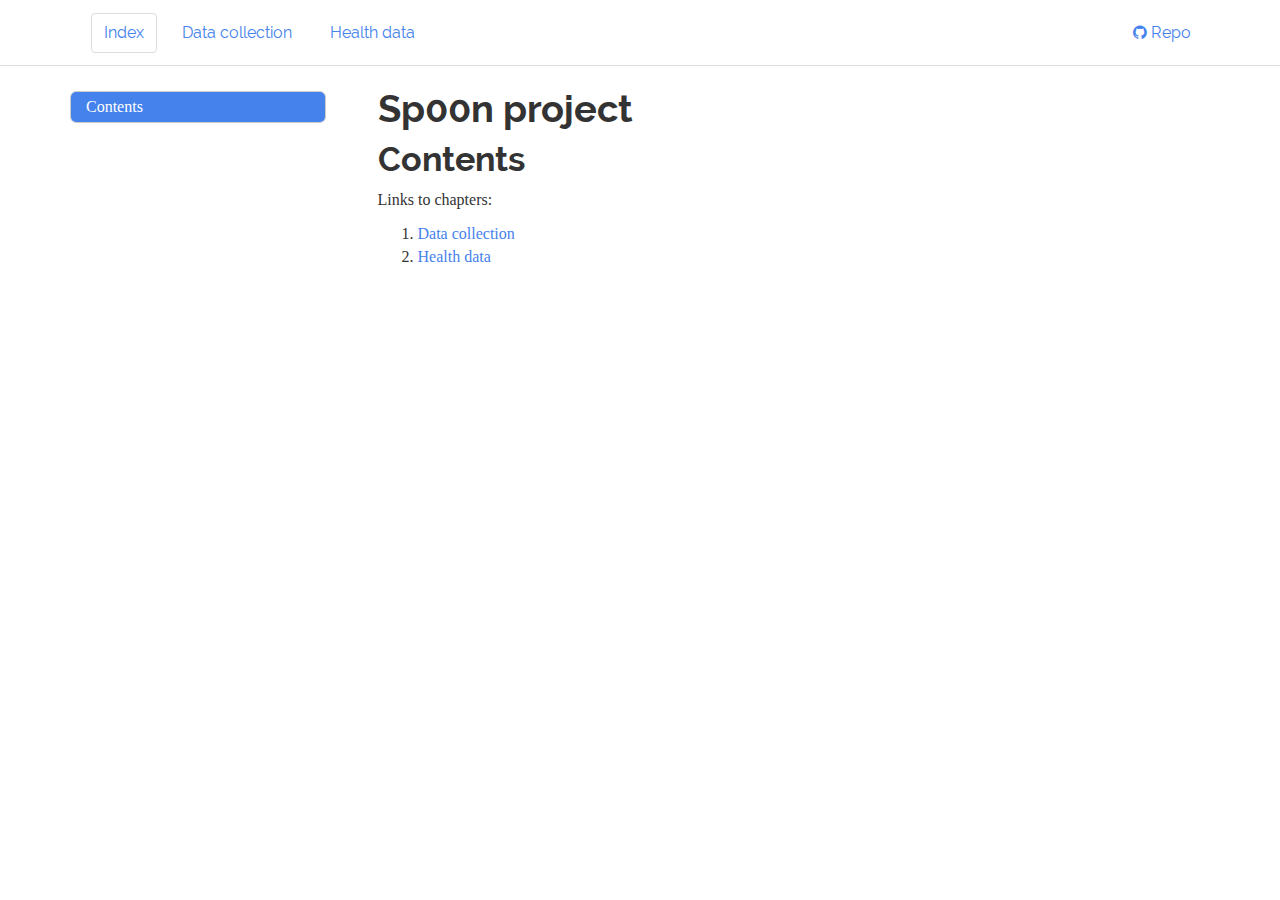
<file: docs/index.html>
<!DOCTYPE html>

<html xmlns="http://www.w3.org/1999/xhtml">

<head>

<meta charset="utf-8" />
<meta http-equiv="Content-Type" content="text/html; charset=utf-8" />
<meta name="generator" content="pandoc" />




<title>Sp00n project</title>

<script src="site_libs/jquery-1.11.3/jquery.min.js"></script>
<meta name="viewport" content="width=device-width, initial-scale=1" />
<link href="site_libs/bootstrap-3.3.5/css/readable.min.css" rel="stylesheet" />
<script src="site_libs/bootstrap-3.3.5/js/bootstrap.min.js"></script>
<script src="site_libs/bootstrap-3.3.5/shim/html5shiv.min.js"></script>
<script src="site_libs/bootstrap-3.3.5/shim/respond.min.js"></script>
<script src="site_libs/jqueryui-1.11.4/jquery-ui.min.js"></script>
<link href="site_libs/tocify-1.9.1/jquery.tocify.css" rel="stylesheet" />
<script src="site_libs/tocify-1.9.1/jquery.tocify.js"></script>
<script src="site_libs/navigation-1.1/tabsets.js"></script>
<link href="site_libs/font-awesome-4.5.0/css/font-awesome.min.css" rel="stylesheet" />




<style type="text/css">
h1 {
  font-size: 34px;
}
h1.title {
  font-size: 38px;
}
h2 {
  font-size: 30px;
}
h3 {
  font-size: 24px;
}
h4 {
  font-size: 18px;
}
h5 {
  font-size: 16px;
}
h6 {
  font-size: 12px;
}
.table th:not([align]) {
  text-align: left;
}
</style>

<link rel="stylesheet" href="assets\custom.css" type="text/css" />

</head>

<body>

<style type = "text/css">
.main-container {
  max-width: 940px;
  margin-left: auto;
  margin-right: auto;
}
code {
  color: inherit;
  background-color: rgba(0, 0, 0, 0.04);
}
img {
  max-width:100%;
  height: auto;
}
.tabbed-pane {
  padding-top: 12px;
}
button.code-folding-btn:focus {
  outline: none;
}
</style>


<style type="text/css">
/* padding for bootstrap navbar */
body {
  padding-top: 66px;
  padding-bottom: 40px;
}
/* offset scroll position for anchor links (for fixed navbar)  */
.section h1 {
  padding-top: 71px;
  margin-top: -71px;
}

.section h2 {
  padding-top: 71px;
  margin-top: -71px;
}
.section h3 {
  padding-top: 71px;
  margin-top: -71px;
}
.section h4 {
  padding-top: 71px;
  margin-top: -71px;
}
.section h5 {
  padding-top: 71px;
  margin-top: -71px;
}
.section h6 {
  padding-top: 71px;
  margin-top: -71px;
}
</style>

<script>
// manage active state of menu based on current page
$(document).ready(function () {
  // active menu anchor
  href = window.location.pathname
  href = href.substr(href.lastIndexOf('/') + 1)
  if (href === "")
    href = "index.html";
  var menuAnchor = $('a[href="' + href + '"]');

  // mark it active
  menuAnchor.parent().addClass('active');

  // if it's got a parent navbar menu mark it active as well
  menuAnchor.closest('li.dropdown').addClass('active');
});
</script>


<div class="container-fluid main-container">

<!-- tabsets -->
<script>
$(document).ready(function () {
  window.buildTabsets("TOC");
});
</script>

<!-- code folding -->




<script>
$(document).ready(function ()  {

    // move toc-ignore selectors from section div to header
    $('div.section.toc-ignore')
        .removeClass('toc-ignore')
        .children('h1,h2,h3,h4,h5').addClass('toc-ignore');

    // establish options
    var options = {
      selectors: "h1,h2,h3",
      theme: "bootstrap3",
      context: '.toc-content',
      hashGenerator: function (text) {
        return text.replace(/[.\\/?&!#<>]/g, '').replace(/\s/g, '_').toLowerCase();
      },
      ignoreSelector: ".toc-ignore",
      scrollTo: 0
    };
    options.showAndHide = false;
    options.smoothScroll = true;

    // tocify
    var toc = $("#TOC").tocify(options).data("toc-tocify");
});
</script>

<style type="text/css">

#TOC {
  margin: 25px 0px 20px 0px;
}
@media (max-width: 768px) {
#TOC {
  position: relative;
  width: 100%;
}
}


.toc-content {
  padding-left: 30px;
  padding-right: 40px;
}

div.main-container {
  max-width: 1200px;
}

div.tocify {
  width: 20%;
  max-width: 260px;
  max-height: 85%;
}

@media (min-width: 768px) and (max-width: 991px) {
  div.tocify {
    width: 25%;
  }
}

@media (max-width: 767px) {
  div.tocify {
    width: 100%;
    max-width: none;
  }
}

.tocify ul, .tocify li {
  line-height: 20px;
}

.tocify-subheader .tocify-item {
  font-size: 0.90em;
  padding-left: 25px;
  text-indent: 0;
}

.tocify .list-group-item {
  border-radius: 0px;
}

.tocify-subheader {
  display: inline;
}
.tocify-subheader .tocify-item {
  font-size: 0.95em;
}

</style>

<!-- setup 3col/9col grid for toc_float and main content  -->
<div class="row-fluid">
<div class="col-xs-12 col-sm-4 col-md-3">
<div id="TOC" class="tocify">
</div>
</div>

<div class="toc-content col-xs-12 col-sm-8 col-md-9">




<div class="navbar navbar-default  navbar-fixed-top" role="navigation">
  <div class="container">
    <div class="navbar-header">
      <button type="button" class="navbar-toggle collapsed" data-toggle="collapse" data-target="#navbar">
        <span class="icon-bar"></span>
        <span class="icon-bar"></span>
        <span class="icon-bar"></span>
      </button>
      <a class="navbar-brand" href="index.html"></a>
    </div>
    <div id="navbar" class="navbar-collapse collapse">
      <ul class="nav navbar-nav">
        <li>
  <a href="index.html">Index</a>
</li>
<li>
  <a href="1_collect_data.html">Data collection</a>
</li>
<li>
  <a href="2_health_data.html">Health data</a>
</li>
      </ul>
      <ul class="nav navbar-nav navbar-right">
        <li>
  <a href="https://github.com/lgaborini/Sp00n-project">
    <span class="fa fa-github"></span>
     
    Repo
  </a>
</li>
      </ul>
    </div><!--/.nav-collapse -->
  </div><!--/.container -->
</div><!--/.navbar -->

<div class="fluid-row" id="header">



<h1 class="title toc-ignore">Sp00n project</h1>

</div>


<div id="contents" class="section level1">
<h1>Contents</h1>
<p>Links to chapters:</p>
<ol style="list-style-type: decimal">
<li><a href="1_collect_data.html">Data collection</a></li>
<li><a href="2_health_data">Health data</a></li>
</ol>
</div>



</div>
</div>

</div>

<script>

// add bootstrap table styles to pandoc tables
function bootstrapStylePandocTables() {
  $('tr.header').parent('thead').parent('table').addClass('table table-condensed');
}
$(document).ready(function () {
  bootstrapStylePandocTables();
});


</script>

<!-- dynamically load mathjax for compatibility with self-contained -->
<script>
  (function () {
    var script = document.createElement("script");
    script.type = "text/javascript";
    script.src  = "https://mathjax.rstudio.com/latest/MathJax.js?config=TeX-AMS-MML_HTMLorMML";
    document.getElementsByTagName("head")[0].appendChild(script);
  })();
</script>

</body>
</html>
</file>
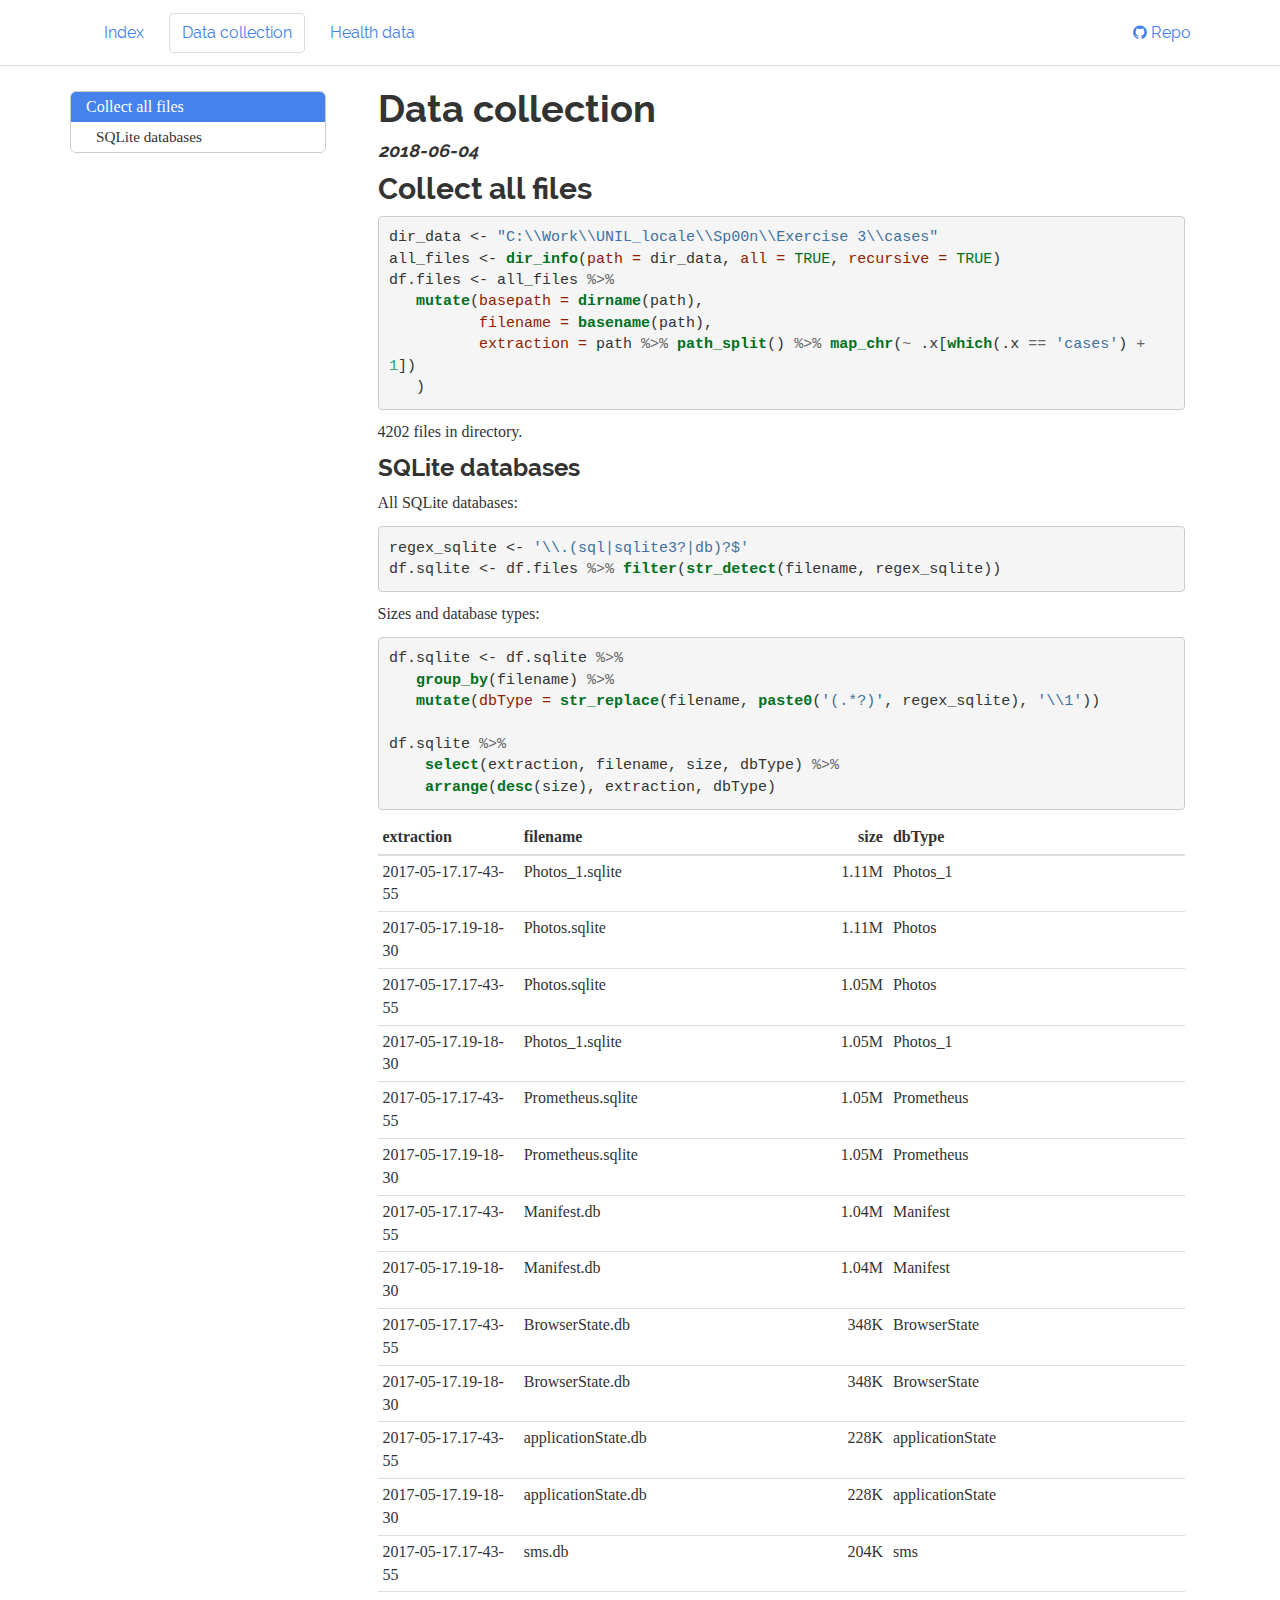
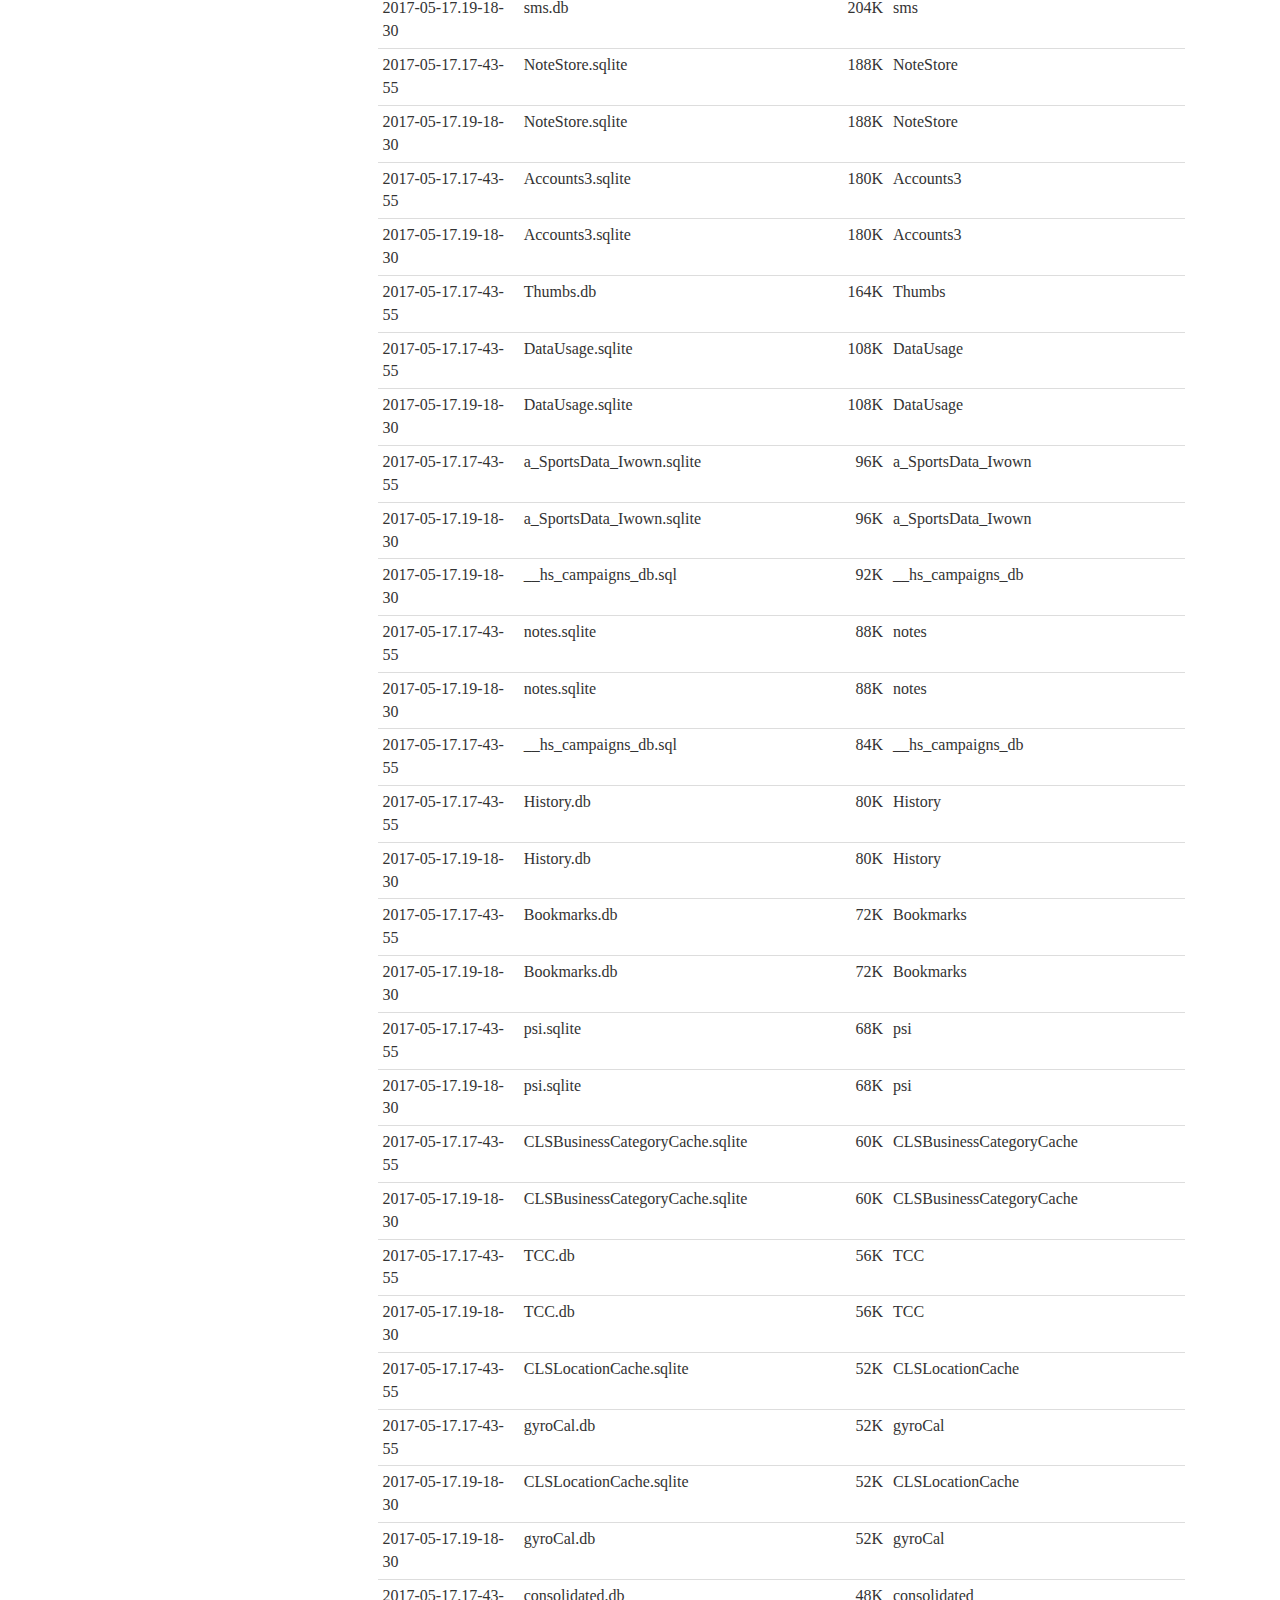
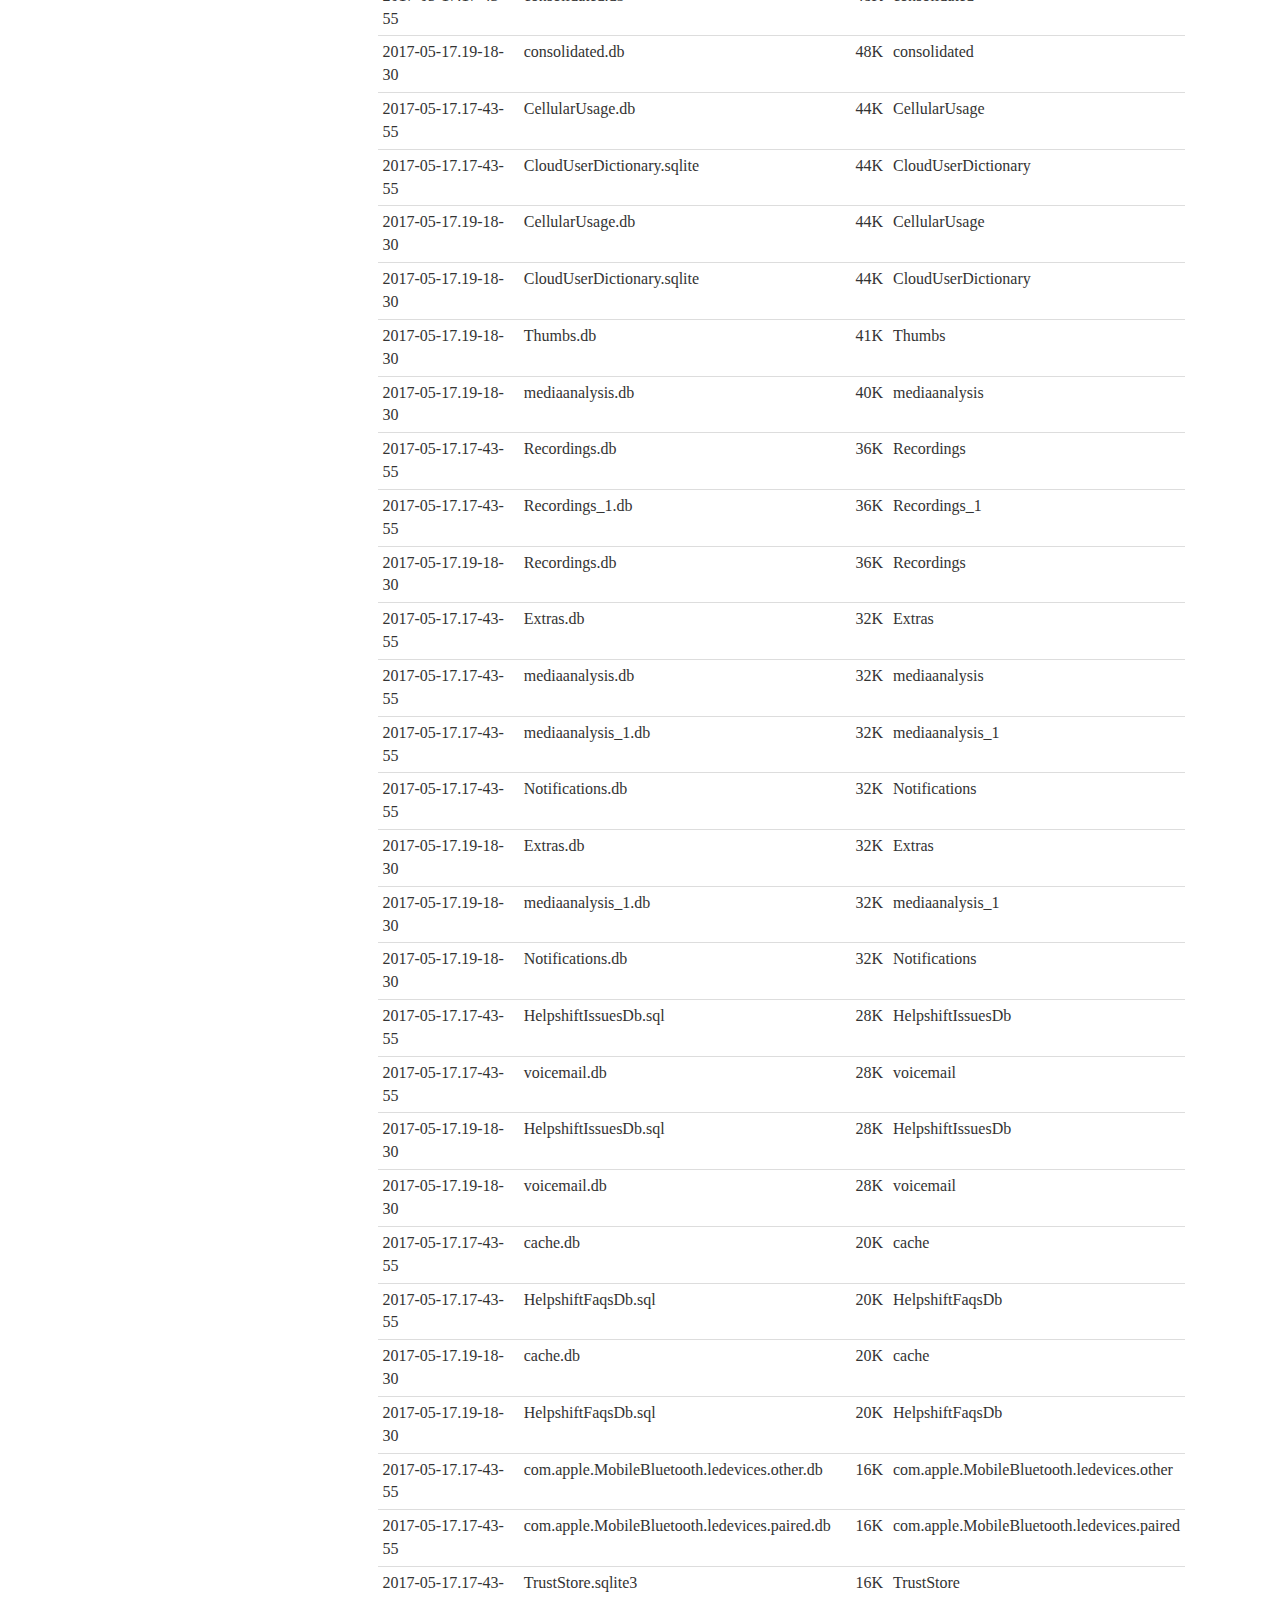
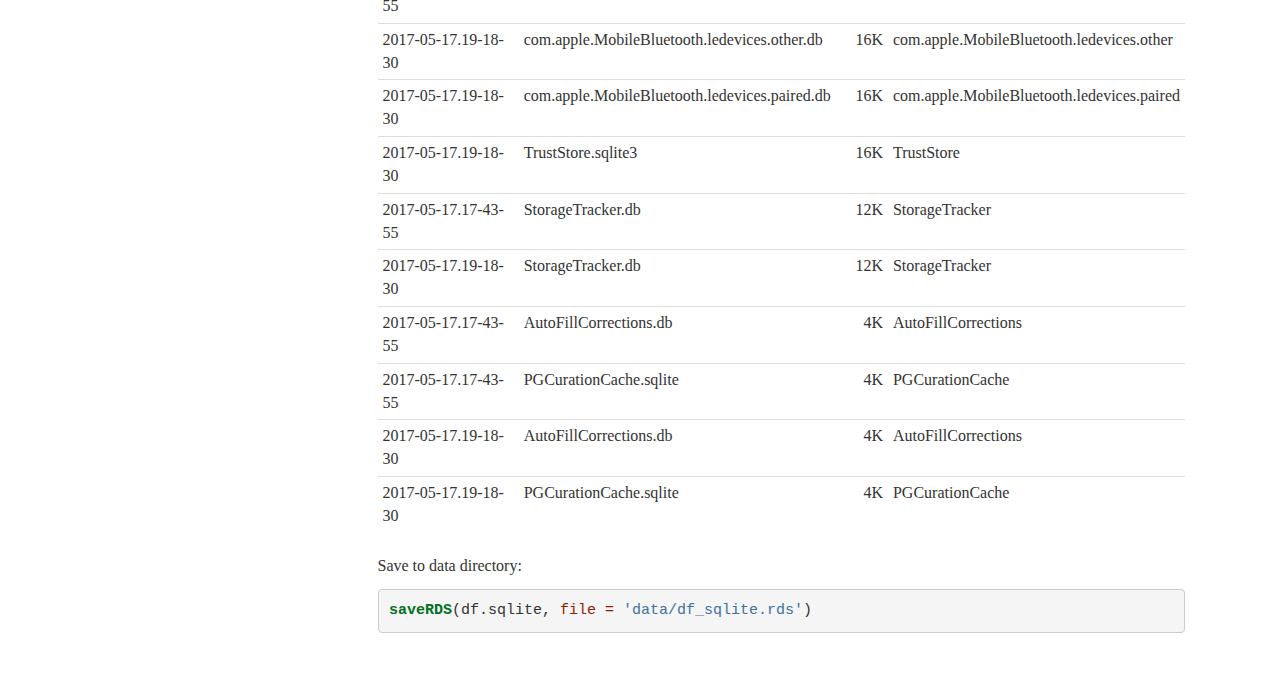
<file: docs/1_collect_data.html>
<!DOCTYPE html>

<html xmlns="http://www.w3.org/1999/xhtml">

<head>

<meta charset="utf-8" />
<meta http-equiv="Content-Type" content="text/html; charset=utf-8" />
<meta name="generator" content="pandoc" />



<meta name="date" content="2018-06-04" />

<title>Data collection</title>

<script src="site_libs/jquery-1.11.3/jquery.min.js"></script>
<meta name="viewport" content="width=device-width, initial-scale=1" />
<link href="site_libs/bootstrap-3.3.5/css/readable.min.css" rel="stylesheet" />
<script src="site_libs/bootstrap-3.3.5/js/bootstrap.min.js"></script>
<script src="site_libs/bootstrap-3.3.5/shim/html5shiv.min.js"></script>
<script src="site_libs/bootstrap-3.3.5/shim/respond.min.js"></script>
<script src="site_libs/jqueryui-1.11.4/jquery-ui.min.js"></script>
<link href="site_libs/tocify-1.9.1/jquery.tocify.css" rel="stylesheet" />
<script src="site_libs/tocify-1.9.1/jquery.tocify.js"></script>
<script src="site_libs/navigation-1.1/tabsets.js"></script>
<link href="site_libs/font-awesome-4.5.0/css/font-awesome.min.css" rel="stylesheet" />


<style type="text/css">code{white-space: pre;}</style>
<style type="text/css">
div.sourceCode { overflow-x: auto; }
table.sourceCode, tr.sourceCode, td.lineNumbers, td.sourceCode {
  margin: 0; padding: 0; vertical-align: baseline; border: none; }
table.sourceCode { width: 100%; line-height: 100%; }
td.lineNumbers { text-align: right; padding-right: 4px; padding-left: 4px; color: #aaaaaa; border-right: 1px solid #aaaaaa; }
td.sourceCode { padding-left: 5px; }
code > span.kw { color: #007020; font-weight: bold; } /* Keyword */
code > span.dt { color: #902000; } /* DataType */
code > span.dv { color: #40a070; } /* DecVal */
code > span.bn { color: #40a070; } /* BaseN */
code > span.fl { color: #40a070; } /* Float */
code > span.ch { color: #4070a0; } /* Char */
code > span.st { color: #4070a0; } /* String */
code > span.co { color: #60a0b0; font-style: italic; } /* Comment */
code > span.ot { color: #007020; } /* Other */
code > span.al { color: #ff0000; font-weight: bold; } /* Alert */
code > span.fu { color: #06287e; } /* Function */
code > span.er { color: #ff0000; font-weight: bold; } /* Error */
code > span.wa { color: #60a0b0; font-weight: bold; font-style: italic; } /* Warning */
code > span.cn { color: #880000; } /* Constant */
code > span.sc { color: #4070a0; } /* SpecialChar */
code > span.vs { color: #4070a0; } /* VerbatimString */
code > span.ss { color: #bb6688; } /* SpecialString */
code > span.im { } /* Import */
code > span.va { color: #19177c; } /* Variable */
code > span.cf { color: #007020; font-weight: bold; } /* ControlFlow */
code > span.op { color: #666666; } /* Operator */
code > span.bu { } /* BuiltIn */
code > span.ex { } /* Extension */
code > span.pp { color: #bc7a00; } /* Preprocessor */
code > span.at { color: #7d9029; } /* Attribute */
code > span.do { color: #ba2121; font-style: italic; } /* Documentation */
code > span.an { color: #60a0b0; font-weight: bold; font-style: italic; } /* Annotation */
code > span.cv { color: #60a0b0; font-weight: bold; font-style: italic; } /* CommentVar */
code > span.in { color: #60a0b0; font-weight: bold; font-style: italic; } /* Information */
</style>
<style type="text/css">
  pre:not([class]) {
    background-color: white;
  }
</style>


<style type="text/css">
h1 {
  font-size: 34px;
}
h1.title {
  font-size: 38px;
}
h2 {
  font-size: 30px;
}
h3 {
  font-size: 24px;
}
h4 {
  font-size: 18px;
}
h5 {
  font-size: 16px;
}
h6 {
  font-size: 12px;
}
.table th:not([align]) {
  text-align: left;
}
</style>

<link rel="stylesheet" href="assets\custom.css" type="text/css" />

</head>

<body>

<style type = "text/css">
.main-container {
  max-width: 940px;
  margin-left: auto;
  margin-right: auto;
}
code {
  color: inherit;
  background-color: rgba(0, 0, 0, 0.04);
}
img {
  max-width:100%;
  height: auto;
}
.tabbed-pane {
  padding-top: 12px;
}
button.code-folding-btn:focus {
  outline: none;
}
</style>


<style type="text/css">
/* padding for bootstrap navbar */
body {
  padding-top: 66px;
  padding-bottom: 40px;
}
/* offset scroll position for anchor links (for fixed navbar)  */
.section h1 {
  padding-top: 71px;
  margin-top: -71px;
}

.section h2 {
  padding-top: 71px;
  margin-top: -71px;
}
.section h3 {
  padding-top: 71px;
  margin-top: -71px;
}
.section h4 {
  padding-top: 71px;
  margin-top: -71px;
}
.section h5 {
  padding-top: 71px;
  margin-top: -71px;
}
.section h6 {
  padding-top: 71px;
  margin-top: -71px;
}
</style>

<script>
// manage active state of menu based on current page
$(document).ready(function () {
  // active menu anchor
  href = window.location.pathname
  href = href.substr(href.lastIndexOf('/') + 1)
  if (href === "")
    href = "index.html";
  var menuAnchor = $('a[href="' + href + '"]');

  // mark it active
  menuAnchor.parent().addClass('active');

  // if it's got a parent navbar menu mark it active as well
  menuAnchor.closest('li.dropdown').addClass('active');
});
</script>


<div class="container-fluid main-container">

<!-- tabsets -->
<script>
$(document).ready(function () {
  window.buildTabsets("TOC");
});
</script>

<!-- code folding -->




<script>
$(document).ready(function ()  {

    // move toc-ignore selectors from section div to header
    $('div.section.toc-ignore')
        .removeClass('toc-ignore')
        .children('h1,h2,h3,h4,h5').addClass('toc-ignore');

    // establish options
    var options = {
      selectors: "h1,h2,h3",
      theme: "bootstrap3",
      context: '.toc-content',
      hashGenerator: function (text) {
        return text.replace(/[.\\/?&!#<>]/g, '').replace(/\s/g, '_').toLowerCase();
      },
      ignoreSelector: ".toc-ignore",
      scrollTo: 0
    };
    options.showAndHide = false;
    options.smoothScroll = true;

    // tocify
    var toc = $("#TOC").tocify(options).data("toc-tocify");
});
</script>

<style type="text/css">

#TOC {
  margin: 25px 0px 20px 0px;
}
@media (max-width: 768px) {
#TOC {
  position: relative;
  width: 100%;
}
}


.toc-content {
  padding-left: 30px;
  padding-right: 40px;
}

div.main-container {
  max-width: 1200px;
}

div.tocify {
  width: 20%;
  max-width: 260px;
  max-height: 85%;
}

@media (min-width: 768px) and (max-width: 991px) {
  div.tocify {
    width: 25%;
  }
}

@media (max-width: 767px) {
  div.tocify {
    width: 100%;
    max-width: none;
  }
}

.tocify ul, .tocify li {
  line-height: 20px;
}

.tocify-subheader .tocify-item {
  font-size: 0.90em;
  padding-left: 25px;
  text-indent: 0;
}

.tocify .list-group-item {
  border-radius: 0px;
}

.tocify-subheader {
  display: inline;
}
.tocify-subheader .tocify-item {
  font-size: 0.95em;
}

</style>

<!-- setup 3col/9col grid for toc_float and main content  -->
<div class="row-fluid">
<div class="col-xs-12 col-sm-4 col-md-3">
<div id="TOC" class="tocify">
</div>
</div>

<div class="toc-content col-xs-12 col-sm-8 col-md-9">




<div class="navbar navbar-default  navbar-fixed-top" role="navigation">
  <div class="container">
    <div class="navbar-header">
      <button type="button" class="navbar-toggle collapsed" data-toggle="collapse" data-target="#navbar">
        <span class="icon-bar"></span>
        <span class="icon-bar"></span>
        <span class="icon-bar"></span>
      </button>
      <a class="navbar-brand" href="index.html"></a>
    </div>
    <div id="navbar" class="navbar-collapse collapse">
      <ul class="nav navbar-nav">
        <li>
  <a href="index.html">Index</a>
</li>
<li>
  <a href="1_collect_data.html">Data collection</a>
</li>
<li>
  <a href="2_health_data.html">Health data</a>
</li>
      </ul>
      <ul class="nav navbar-nav navbar-right">
        <li>
  <a href="https://github.com/lgaborini/Sp00n-project">
    <span class="fa fa-github"></span>
     
    Repo
  </a>
</li>
      </ul>
    </div><!--/.nav-collapse -->
  </div><!--/.container -->
</div><!--/.navbar -->

<div class="fluid-row" id="header">



<h1 class="title toc-ignore">Data collection</h1>
<h4 class="date"><em>2018-06-04</em></h4>

</div>


<div id="collect-all-files" class="section level2">
<h2>Collect all files</h2>
<div class="sourceCode"><pre class="sourceCode r"><code class="sourceCode r">dir_data &lt;-<span class="st"> &quot;C:</span><span class="ch">\\</span><span class="st">Work</span><span class="ch">\\</span><span class="st">UNIL_locale</span><span class="ch">\\</span><span class="st">Sp00n</span><span class="ch">\\</span><span class="st">Exercise 3</span><span class="ch">\\</span><span class="st">cases&quot;</span>
all_files &lt;-<span class="st"> </span><span class="kw">dir_info</span>(<span class="dt">path =</span> dir_data, <span class="dt">all =</span> <span class="ot">TRUE</span>, <span class="dt">recursive =</span> <span class="ot">TRUE</span>)
df.files &lt;-<span class="st"> </span>all_files <span class="op">%&gt;%</span><span class="st"> </span>
<span class="st">   </span><span class="kw">mutate</span>(<span class="dt">basepath =</span> <span class="kw">dirname</span>(path), 
          <span class="dt">filename =</span> <span class="kw">basename</span>(path),
          <span class="dt">extraction =</span> path <span class="op">%&gt;%</span><span class="st"> </span><span class="kw">path_split</span>() <span class="op">%&gt;%</span><span class="st"> </span><span class="kw">map_chr</span>(<span class="op">~</span><span class="st"> </span>.x[<span class="kw">which</span>(.x <span class="op">==</span><span class="st"> &#39;cases&#39;</span>) <span class="op">+</span><span class="st"> </span><span class="dv">1</span>])
   )</code></pre></div>
<p>4202 files in directory.</p>
<div id="sqlite-databases" class="section level3">
<h3>SQLite databases</h3>
<p>All SQLite databases:</p>
<div class="sourceCode"><pre class="sourceCode r"><code class="sourceCode r">regex_sqlite &lt;-<span class="st"> &#39;</span><span class="ch">\\</span><span class="st">.(sql|sqlite3?|db)?$&#39;</span>
df.sqlite &lt;-<span class="st"> </span>df.files <span class="op">%&gt;%</span><span class="st"> </span><span class="kw">filter</span>(<span class="kw">str_detect</span>(filename, regex_sqlite))</code></pre></div>
<p>Sizes and database types:</p>
<div class="sourceCode"><pre class="sourceCode r"><code class="sourceCode r">df.sqlite &lt;-<span class="st"> </span>df.sqlite <span class="op">%&gt;%</span><span class="st"> </span>
<span class="st">   </span><span class="kw">group_by</span>(filename) <span class="op">%&gt;%</span><span class="st"> </span>
<span class="st">   </span><span class="kw">mutate</span>(<span class="dt">dbType =</span> <span class="kw">str_replace</span>(filename, <span class="kw">paste0</span>(<span class="st">&#39;(.*?)&#39;</span>, regex_sqlite), <span class="st">&#39;</span><span class="ch">\\</span><span class="st">1&#39;</span>))

df.sqlite <span class="op">%&gt;%</span><span class="st"> </span>
<span class="st">    </span><span class="kw">select</span>(extraction, filename, size, dbType) <span class="op">%&gt;%</span><span class="st"> </span>
<span class="st">    </span><span class="kw">arrange</span>(<span class="kw">desc</span>(size), extraction, dbType)</code></pre></div>
<div class="kable-table">
<table>
<thead>
<tr class="header">
<th align="left">extraction</th>
<th align="left">filename</th>
<th align="right">size</th>
<th align="left">dbType</th>
</tr>
</thead>
<tbody>
<tr class="odd">
<td align="left">2017-05-17.17-43-55</td>
<td align="left">Photos_1.sqlite</td>
<td align="right">1.11M</td>
<td align="left">Photos_1</td>
</tr>
<tr class="even">
<td align="left">2017-05-17.19-18-30</td>
<td align="left">Photos.sqlite</td>
<td align="right">1.11M</td>
<td align="left">Photos</td>
</tr>
<tr class="odd">
<td align="left">2017-05-17.17-43-55</td>
<td align="left">Photos.sqlite</td>
<td align="right">1.05M</td>
<td align="left">Photos</td>
</tr>
<tr class="even">
<td align="left">2017-05-17.19-18-30</td>
<td align="left">Photos_1.sqlite</td>
<td align="right">1.05M</td>
<td align="left">Photos_1</td>
</tr>
<tr class="odd">
<td align="left">2017-05-17.17-43-55</td>
<td align="left">Prometheus.sqlite</td>
<td align="right">1.05M</td>
<td align="left">Prometheus</td>
</tr>
<tr class="even">
<td align="left">2017-05-17.19-18-30</td>
<td align="left">Prometheus.sqlite</td>
<td align="right">1.05M</td>
<td align="left">Prometheus</td>
</tr>
<tr class="odd">
<td align="left">2017-05-17.17-43-55</td>
<td align="left">Manifest.db</td>
<td align="right">1.04M</td>
<td align="left">Manifest</td>
</tr>
<tr class="even">
<td align="left">2017-05-17.19-18-30</td>
<td align="left">Manifest.db</td>
<td align="right">1.04M</td>
<td align="left">Manifest</td>
</tr>
<tr class="odd">
<td align="left">2017-05-17.17-43-55</td>
<td align="left">BrowserState.db</td>
<td align="right">348K</td>
<td align="left">BrowserState</td>
</tr>
<tr class="even">
<td align="left">2017-05-17.19-18-30</td>
<td align="left">BrowserState.db</td>
<td align="right">348K</td>
<td align="left">BrowserState</td>
</tr>
<tr class="odd">
<td align="left">2017-05-17.17-43-55</td>
<td align="left">applicationState.db</td>
<td align="right">228K</td>
<td align="left">applicationState</td>
</tr>
<tr class="even">
<td align="left">2017-05-17.19-18-30</td>
<td align="left">applicationState.db</td>
<td align="right">228K</td>
<td align="left">applicationState</td>
</tr>
<tr class="odd">
<td align="left">2017-05-17.17-43-55</td>
<td align="left">sms.db</td>
<td align="right">204K</td>
<td align="left">sms</td>
</tr>
<tr class="even">
<td align="left">2017-05-17.19-18-30</td>
<td align="left">sms.db</td>
<td align="right">204K</td>
<td align="left">sms</td>
</tr>
<tr class="odd">
<td align="left">2017-05-17.17-43-55</td>
<td align="left">NoteStore.sqlite</td>
<td align="right">188K</td>
<td align="left">NoteStore</td>
</tr>
<tr class="even">
<td align="left">2017-05-17.19-18-30</td>
<td align="left">NoteStore.sqlite</td>
<td align="right">188K</td>
<td align="left">NoteStore</td>
</tr>
<tr class="odd">
<td align="left">2017-05-17.17-43-55</td>
<td align="left">Accounts3.sqlite</td>
<td align="right">180K</td>
<td align="left">Accounts3</td>
</tr>
<tr class="even">
<td align="left">2017-05-17.19-18-30</td>
<td align="left">Accounts3.sqlite</td>
<td align="right">180K</td>
<td align="left">Accounts3</td>
</tr>
<tr class="odd">
<td align="left">2017-05-17.17-43-55</td>
<td align="left">Thumbs.db</td>
<td align="right">164K</td>
<td align="left">Thumbs</td>
</tr>
<tr class="even">
<td align="left">2017-05-17.17-43-55</td>
<td align="left">DataUsage.sqlite</td>
<td align="right">108K</td>
<td align="left">DataUsage</td>
</tr>
<tr class="odd">
<td align="left">2017-05-17.19-18-30</td>
<td align="left">DataUsage.sqlite</td>
<td align="right">108K</td>
<td align="left">DataUsage</td>
</tr>
<tr class="even">
<td align="left">2017-05-17.17-43-55</td>
<td align="left">a_SportsData_Iwown.sqlite</td>
<td align="right">96K</td>
<td align="left">a_SportsData_Iwown</td>
</tr>
<tr class="odd">
<td align="left">2017-05-17.19-18-30</td>
<td align="left">a_SportsData_Iwown.sqlite</td>
<td align="right">96K</td>
<td align="left">a_SportsData_Iwown</td>
</tr>
<tr class="even">
<td align="left">2017-05-17.19-18-30</td>
<td align="left">__hs_campaigns_db.sql</td>
<td align="right">92K</td>
<td align="left">__hs_campaigns_db</td>
</tr>
<tr class="odd">
<td align="left">2017-05-17.17-43-55</td>
<td align="left">notes.sqlite</td>
<td align="right">88K</td>
<td align="left">notes</td>
</tr>
<tr class="even">
<td align="left">2017-05-17.19-18-30</td>
<td align="left">notes.sqlite</td>
<td align="right">88K</td>
<td align="left">notes</td>
</tr>
<tr class="odd">
<td align="left">2017-05-17.17-43-55</td>
<td align="left">__hs_campaigns_db.sql</td>
<td align="right">84K</td>
<td align="left">__hs_campaigns_db</td>
</tr>
<tr class="even">
<td align="left">2017-05-17.17-43-55</td>
<td align="left">History.db</td>
<td align="right">80K</td>
<td align="left">History</td>
</tr>
<tr class="odd">
<td align="left">2017-05-17.19-18-30</td>
<td align="left">History.db</td>
<td align="right">80K</td>
<td align="left">History</td>
</tr>
<tr class="even">
<td align="left">2017-05-17.17-43-55</td>
<td align="left">Bookmarks.db</td>
<td align="right">72K</td>
<td align="left">Bookmarks</td>
</tr>
<tr class="odd">
<td align="left">2017-05-17.19-18-30</td>
<td align="left">Bookmarks.db</td>
<td align="right">72K</td>
<td align="left">Bookmarks</td>
</tr>
<tr class="even">
<td align="left">2017-05-17.17-43-55</td>
<td align="left">psi.sqlite</td>
<td align="right">68K</td>
<td align="left">psi</td>
</tr>
<tr class="odd">
<td align="left">2017-05-17.19-18-30</td>
<td align="left">psi.sqlite</td>
<td align="right">68K</td>
<td align="left">psi</td>
</tr>
<tr class="even">
<td align="left">2017-05-17.17-43-55</td>
<td align="left">CLSBusinessCategoryCache.sqlite</td>
<td align="right">60K</td>
<td align="left">CLSBusinessCategoryCache</td>
</tr>
<tr class="odd">
<td align="left">2017-05-17.19-18-30</td>
<td align="left">CLSBusinessCategoryCache.sqlite</td>
<td align="right">60K</td>
<td align="left">CLSBusinessCategoryCache</td>
</tr>
<tr class="even">
<td align="left">2017-05-17.17-43-55</td>
<td align="left">TCC.db</td>
<td align="right">56K</td>
<td align="left">TCC</td>
</tr>
<tr class="odd">
<td align="left">2017-05-17.19-18-30</td>
<td align="left">TCC.db</td>
<td align="right">56K</td>
<td align="left">TCC</td>
</tr>
<tr class="even">
<td align="left">2017-05-17.17-43-55</td>
<td align="left">CLSLocationCache.sqlite</td>
<td align="right">52K</td>
<td align="left">CLSLocationCache</td>
</tr>
<tr class="odd">
<td align="left">2017-05-17.17-43-55</td>
<td align="left">gyroCal.db</td>
<td align="right">52K</td>
<td align="left">gyroCal</td>
</tr>
<tr class="even">
<td align="left">2017-05-17.19-18-30</td>
<td align="left">CLSLocationCache.sqlite</td>
<td align="right">52K</td>
<td align="left">CLSLocationCache</td>
</tr>
<tr class="odd">
<td align="left">2017-05-17.19-18-30</td>
<td align="left">gyroCal.db</td>
<td align="right">52K</td>
<td align="left">gyroCal</td>
</tr>
<tr class="even">
<td align="left">2017-05-17.17-43-55</td>
<td align="left">consolidated.db</td>
<td align="right">48K</td>
<td align="left">consolidated</td>
</tr>
<tr class="odd">
<td align="left">2017-05-17.19-18-30</td>
<td align="left">consolidated.db</td>
<td align="right">48K</td>
<td align="left">consolidated</td>
</tr>
<tr class="even">
<td align="left">2017-05-17.17-43-55</td>
<td align="left">CellularUsage.db</td>
<td align="right">44K</td>
<td align="left">CellularUsage</td>
</tr>
<tr class="odd">
<td align="left">2017-05-17.17-43-55</td>
<td align="left">CloudUserDictionary.sqlite</td>
<td align="right">44K</td>
<td align="left">CloudUserDictionary</td>
</tr>
<tr class="even">
<td align="left">2017-05-17.19-18-30</td>
<td align="left">CellularUsage.db</td>
<td align="right">44K</td>
<td align="left">CellularUsage</td>
</tr>
<tr class="odd">
<td align="left">2017-05-17.19-18-30</td>
<td align="left">CloudUserDictionary.sqlite</td>
<td align="right">44K</td>
<td align="left">CloudUserDictionary</td>
</tr>
<tr class="even">
<td align="left">2017-05-17.19-18-30</td>
<td align="left">Thumbs.db</td>
<td align="right">41K</td>
<td align="left">Thumbs</td>
</tr>
<tr class="odd">
<td align="left">2017-05-17.19-18-30</td>
<td align="left">mediaanalysis.db</td>
<td align="right">40K</td>
<td align="left">mediaanalysis</td>
</tr>
<tr class="even">
<td align="left">2017-05-17.17-43-55</td>
<td align="left">Recordings.db</td>
<td align="right">36K</td>
<td align="left">Recordings</td>
</tr>
<tr class="odd">
<td align="left">2017-05-17.17-43-55</td>
<td align="left">Recordings_1.db</td>
<td align="right">36K</td>
<td align="left">Recordings_1</td>
</tr>
<tr class="even">
<td align="left">2017-05-17.19-18-30</td>
<td align="left">Recordings.db</td>
<td align="right">36K</td>
<td align="left">Recordings</td>
</tr>
<tr class="odd">
<td align="left">2017-05-17.17-43-55</td>
<td align="left">Extras.db</td>
<td align="right">32K</td>
<td align="left">Extras</td>
</tr>
<tr class="even">
<td align="left">2017-05-17.17-43-55</td>
<td align="left">mediaanalysis.db</td>
<td align="right">32K</td>
<td align="left">mediaanalysis</td>
</tr>
<tr class="odd">
<td align="left">2017-05-17.17-43-55</td>
<td align="left">mediaanalysis_1.db</td>
<td align="right">32K</td>
<td align="left">mediaanalysis_1</td>
</tr>
<tr class="even">
<td align="left">2017-05-17.17-43-55</td>
<td align="left">Notifications.db</td>
<td align="right">32K</td>
<td align="left">Notifications</td>
</tr>
<tr class="odd">
<td align="left">2017-05-17.19-18-30</td>
<td align="left">Extras.db</td>
<td align="right">32K</td>
<td align="left">Extras</td>
</tr>
<tr class="even">
<td align="left">2017-05-17.19-18-30</td>
<td align="left">mediaanalysis_1.db</td>
<td align="right">32K</td>
<td align="left">mediaanalysis_1</td>
</tr>
<tr class="odd">
<td align="left">2017-05-17.19-18-30</td>
<td align="left">Notifications.db</td>
<td align="right">32K</td>
<td align="left">Notifications</td>
</tr>
<tr class="even">
<td align="left">2017-05-17.17-43-55</td>
<td align="left">HelpshiftIssuesDb.sql</td>
<td align="right">28K</td>
<td align="left">HelpshiftIssuesDb</td>
</tr>
<tr class="odd">
<td align="left">2017-05-17.17-43-55</td>
<td align="left">voicemail.db</td>
<td align="right">28K</td>
<td align="left">voicemail</td>
</tr>
<tr class="even">
<td align="left">2017-05-17.19-18-30</td>
<td align="left">HelpshiftIssuesDb.sql</td>
<td align="right">28K</td>
<td align="left">HelpshiftIssuesDb</td>
</tr>
<tr class="odd">
<td align="left">2017-05-17.19-18-30</td>
<td align="left">voicemail.db</td>
<td align="right">28K</td>
<td align="left">voicemail</td>
</tr>
<tr class="even">
<td align="left">2017-05-17.17-43-55</td>
<td align="left">cache.db</td>
<td align="right">20K</td>
<td align="left">cache</td>
</tr>
<tr class="odd">
<td align="left">2017-05-17.17-43-55</td>
<td align="left">HelpshiftFaqsDb.sql</td>
<td align="right">20K</td>
<td align="left">HelpshiftFaqsDb</td>
</tr>
<tr class="even">
<td align="left">2017-05-17.19-18-30</td>
<td align="left">cache.db</td>
<td align="right">20K</td>
<td align="left">cache</td>
</tr>
<tr class="odd">
<td align="left">2017-05-17.19-18-30</td>
<td align="left">HelpshiftFaqsDb.sql</td>
<td align="right">20K</td>
<td align="left">HelpshiftFaqsDb</td>
</tr>
<tr class="even">
<td align="left">2017-05-17.17-43-55</td>
<td align="left">com.apple.MobileBluetooth.ledevices.other.db</td>
<td align="right">16K</td>
<td align="left">com.apple.MobileBluetooth.ledevices.other</td>
</tr>
<tr class="odd">
<td align="left">2017-05-17.17-43-55</td>
<td align="left">com.apple.MobileBluetooth.ledevices.paired.db</td>
<td align="right">16K</td>
<td align="left">com.apple.MobileBluetooth.ledevices.paired</td>
</tr>
<tr class="even">
<td align="left">2017-05-17.17-43-55</td>
<td align="left">TrustStore.sqlite3</td>
<td align="right">16K</td>
<td align="left">TrustStore</td>
</tr>
<tr class="odd">
<td align="left">2017-05-17.19-18-30</td>
<td align="left">com.apple.MobileBluetooth.ledevices.other.db</td>
<td align="right">16K</td>
<td align="left">com.apple.MobileBluetooth.ledevices.other</td>
</tr>
<tr class="even">
<td align="left">2017-05-17.19-18-30</td>
<td align="left">com.apple.MobileBluetooth.ledevices.paired.db</td>
<td align="right">16K</td>
<td align="left">com.apple.MobileBluetooth.ledevices.paired</td>
</tr>
<tr class="odd">
<td align="left">2017-05-17.19-18-30</td>
<td align="left">TrustStore.sqlite3</td>
<td align="right">16K</td>
<td align="left">TrustStore</td>
</tr>
<tr class="even">
<td align="left">2017-05-17.17-43-55</td>
<td align="left">StorageTracker.db</td>
<td align="right">12K</td>
<td align="left">StorageTracker</td>
</tr>
<tr class="odd">
<td align="left">2017-05-17.19-18-30</td>
<td align="left">StorageTracker.db</td>
<td align="right">12K</td>
<td align="left">StorageTracker</td>
</tr>
<tr class="even">
<td align="left">2017-05-17.17-43-55</td>
<td align="left">AutoFillCorrections.db</td>
<td align="right">4K</td>
<td align="left">AutoFillCorrections</td>
</tr>
<tr class="odd">
<td align="left">2017-05-17.17-43-55</td>
<td align="left">PGCurationCache.sqlite</td>
<td align="right">4K</td>
<td align="left">PGCurationCache</td>
</tr>
<tr class="even">
<td align="left">2017-05-17.19-18-30</td>
<td align="left">AutoFillCorrections.db</td>
<td align="right">4K</td>
<td align="left">AutoFillCorrections</td>
</tr>
<tr class="odd">
<td align="left">2017-05-17.19-18-30</td>
<td align="left">PGCurationCache.sqlite</td>
<td align="right">4K</td>
<td align="left">PGCurationCache</td>
</tr>
</tbody>
</table>
</div>
<p>Save to data directory:</p>
<div class="sourceCode"><pre class="sourceCode r"><code class="sourceCode r"><span class="kw">saveRDS</span>(df.sqlite, <span class="dt">file =</span> <span class="st">&#39;data/df_sqlite.rds&#39;</span>)</code></pre></div>
</div>
</div>



</div>
</div>

</div>

<script>

// add bootstrap table styles to pandoc tables
function bootstrapStylePandocTables() {
  $('tr.header').parent('thead').parent('table').addClass('table table-condensed');
}
$(document).ready(function () {
  bootstrapStylePandocTables();
});


</script>

<!-- dynamically load mathjax for compatibility with self-contained -->
<script>
  (function () {
    var script = document.createElement("script");
    script.type = "text/javascript";
    script.src  = "https://mathjax.rstudio.com/latest/MathJax.js?config=TeX-AMS-MML_HTMLorMML";
    document.getElementsByTagName("head")[0].appendChild(script);
  })();
</script>

</body>
</html>
</file>
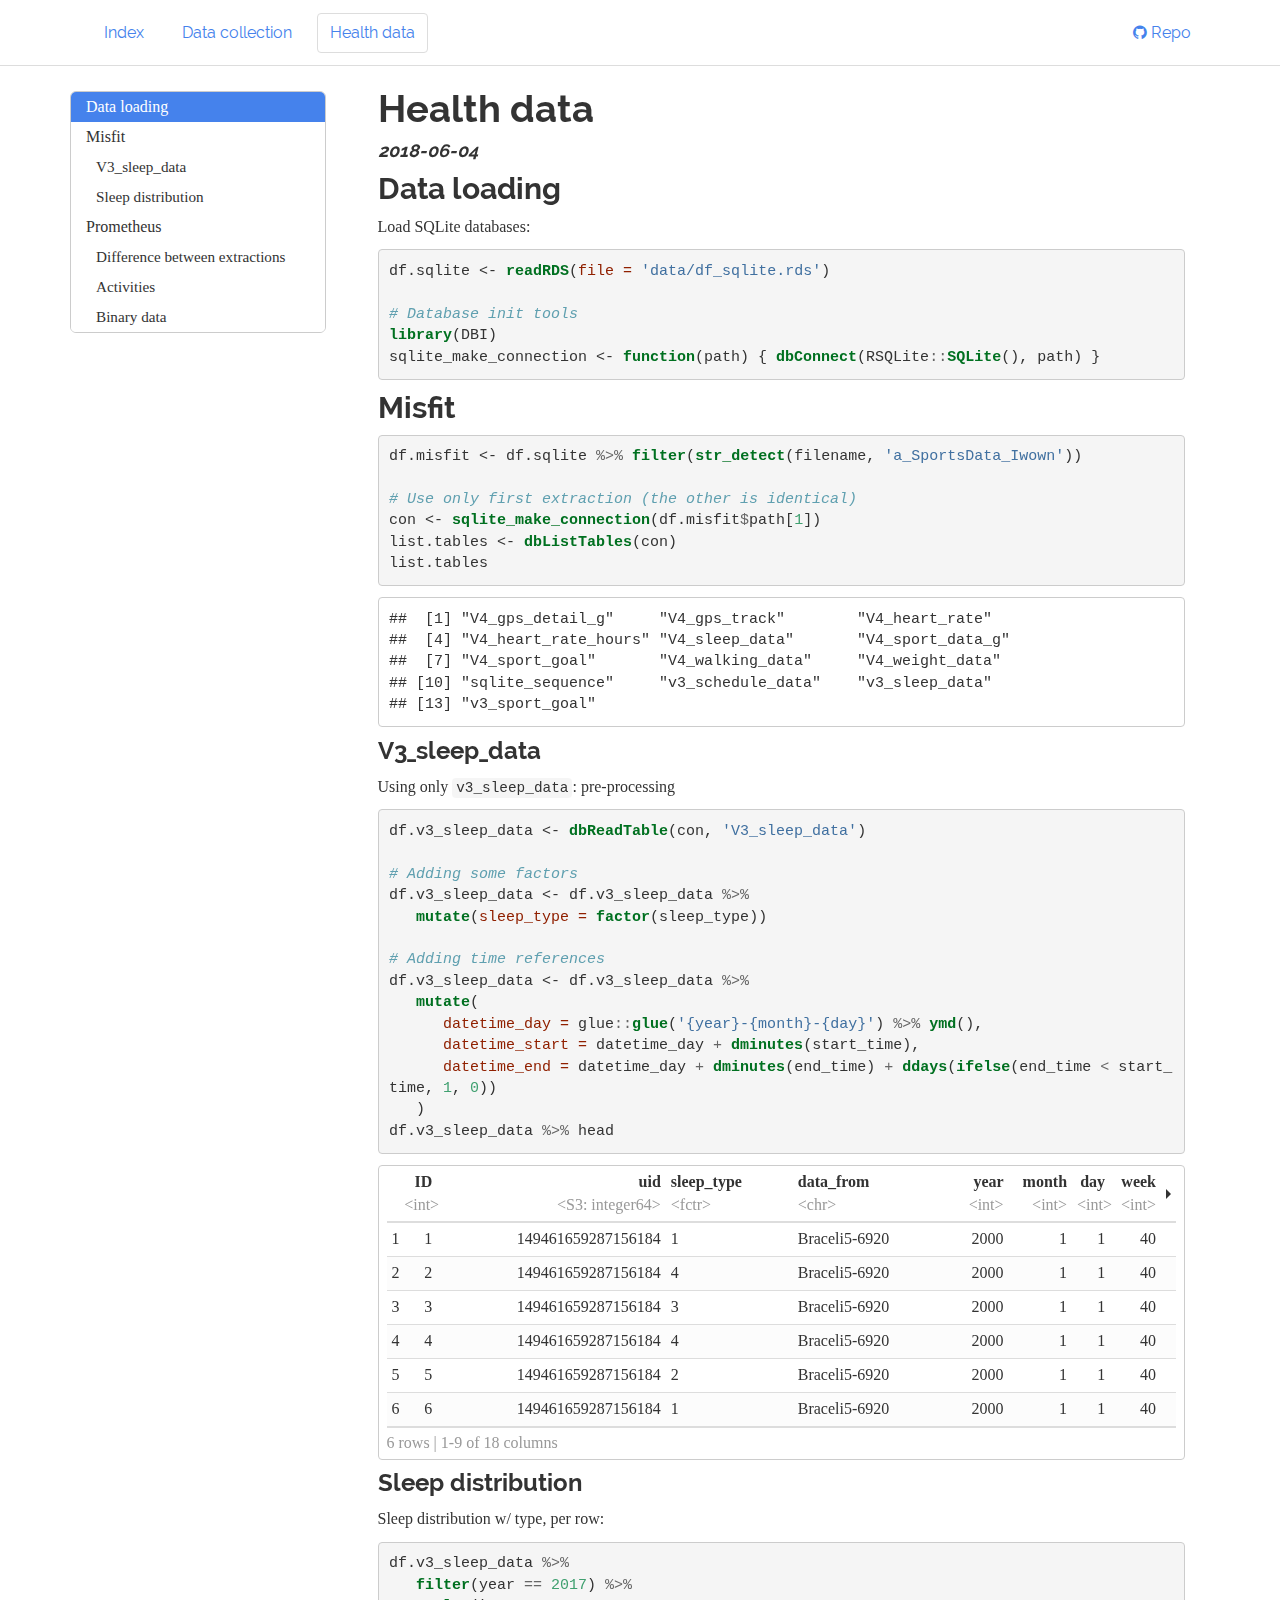
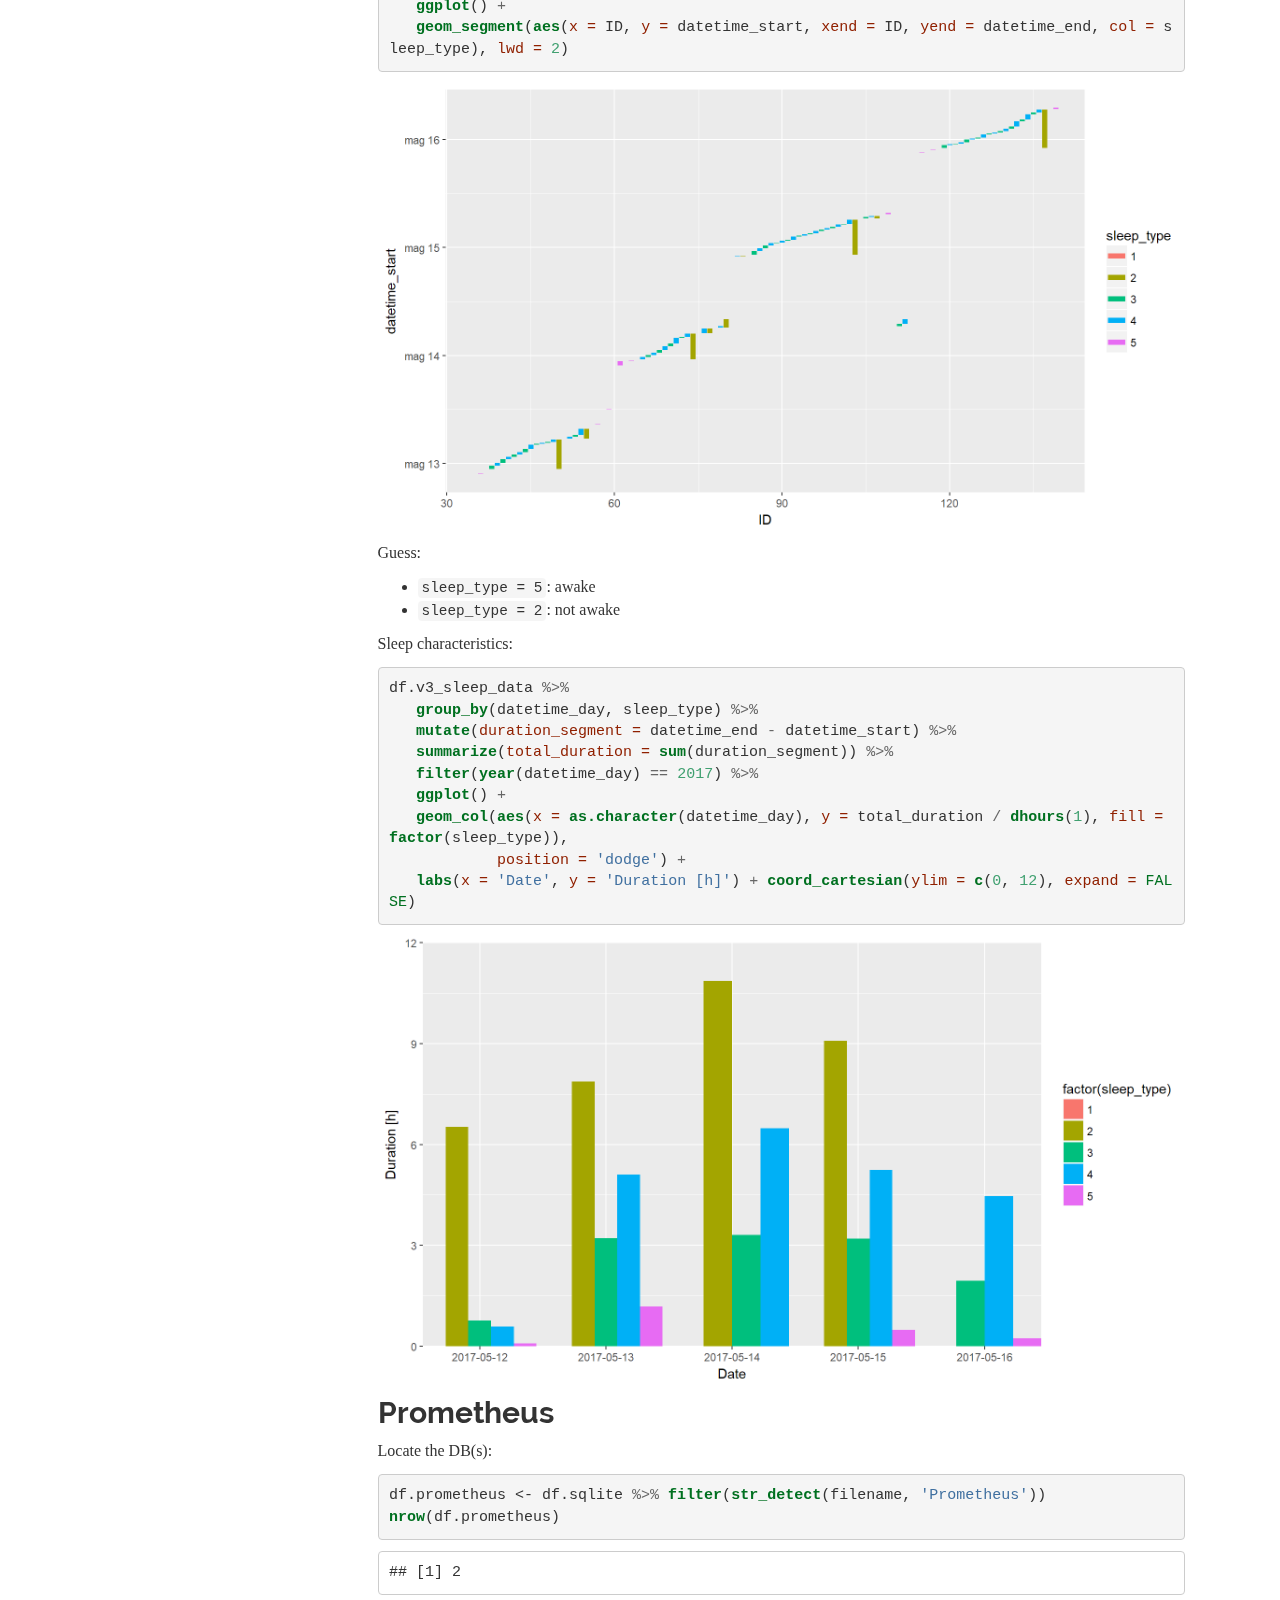
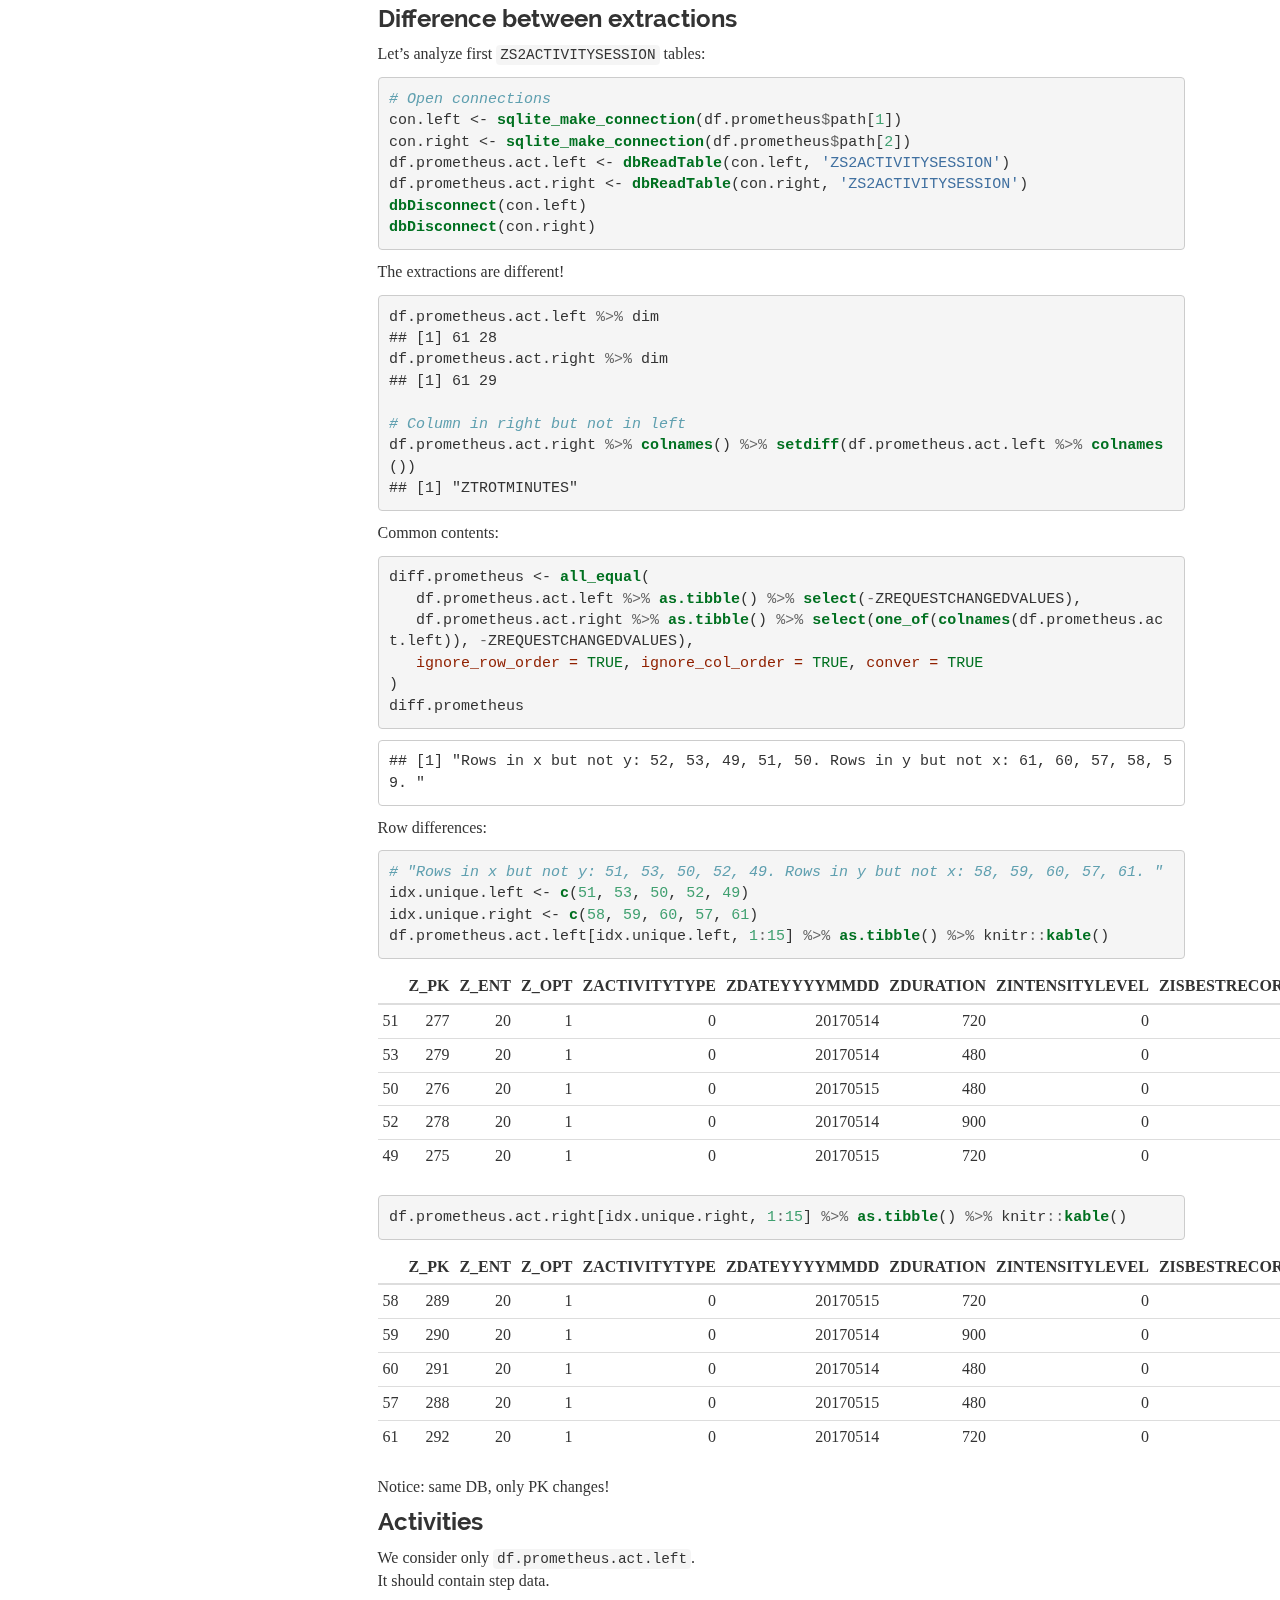
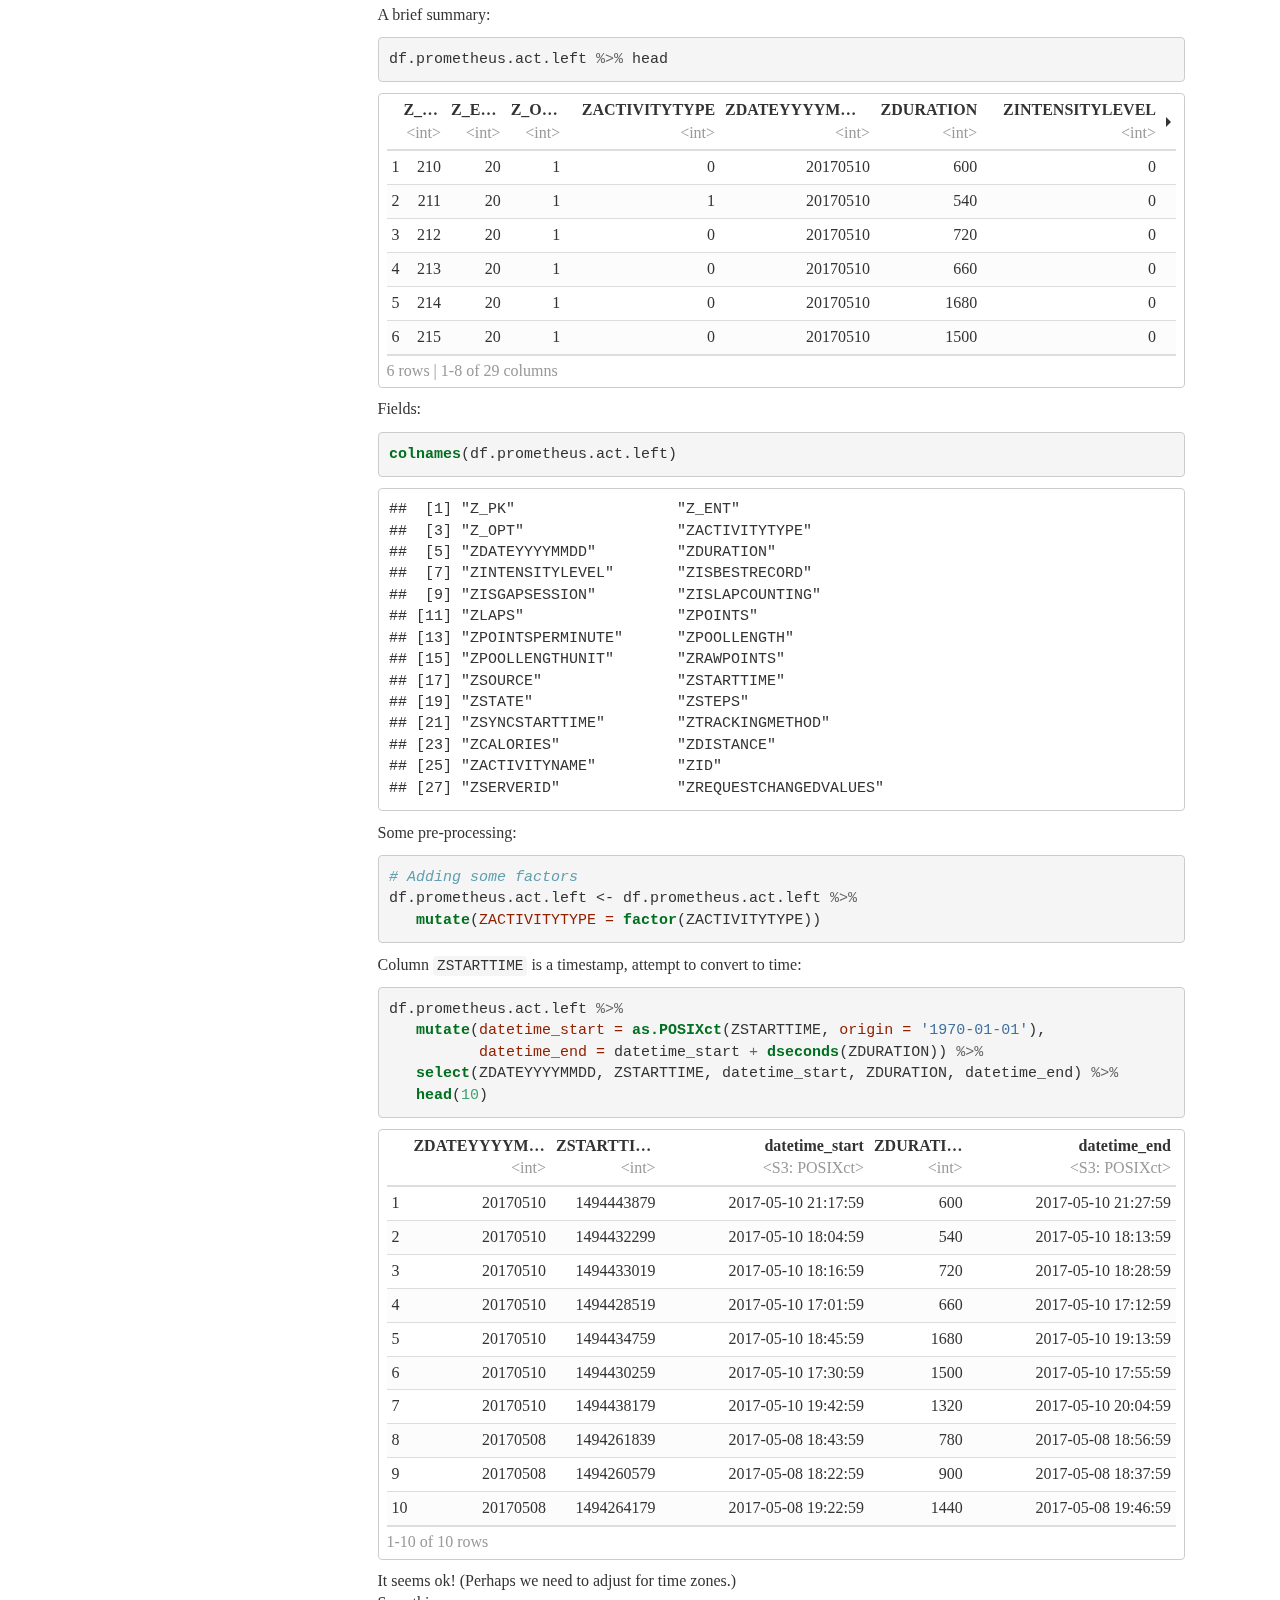
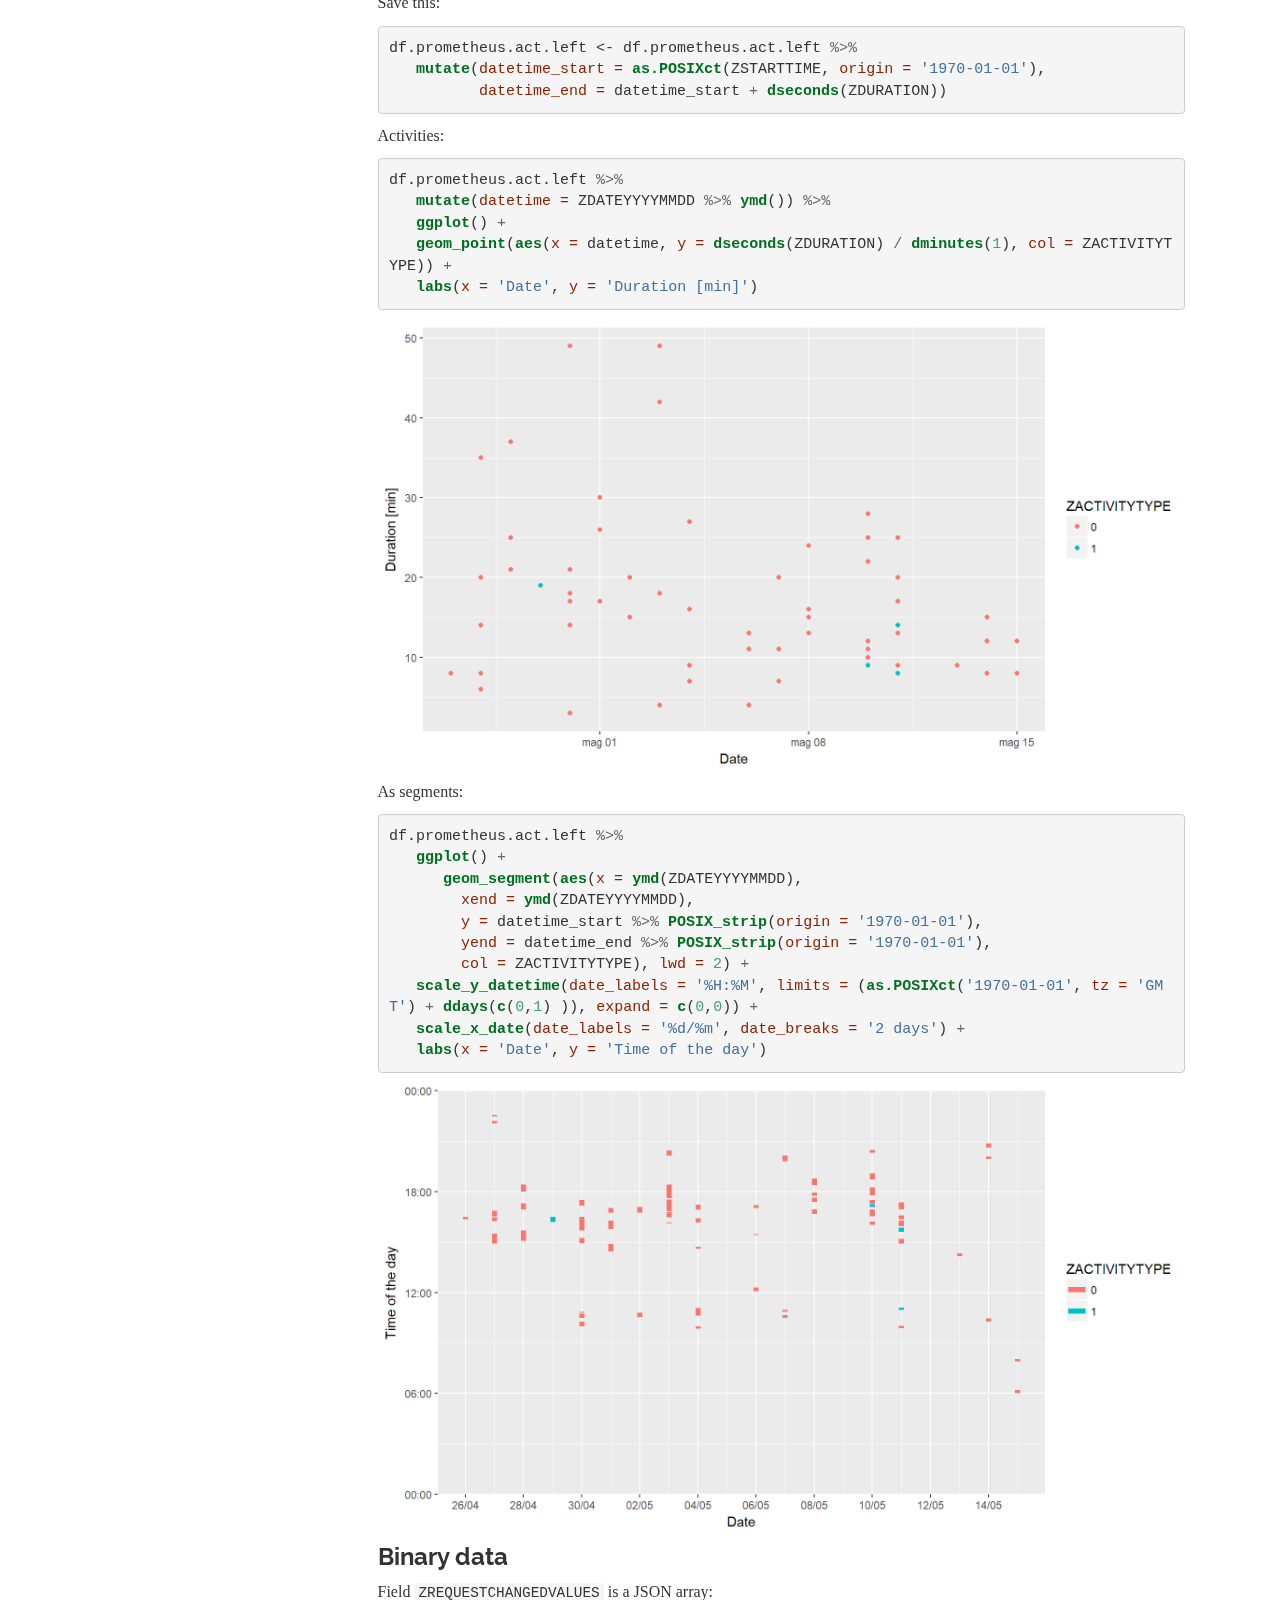
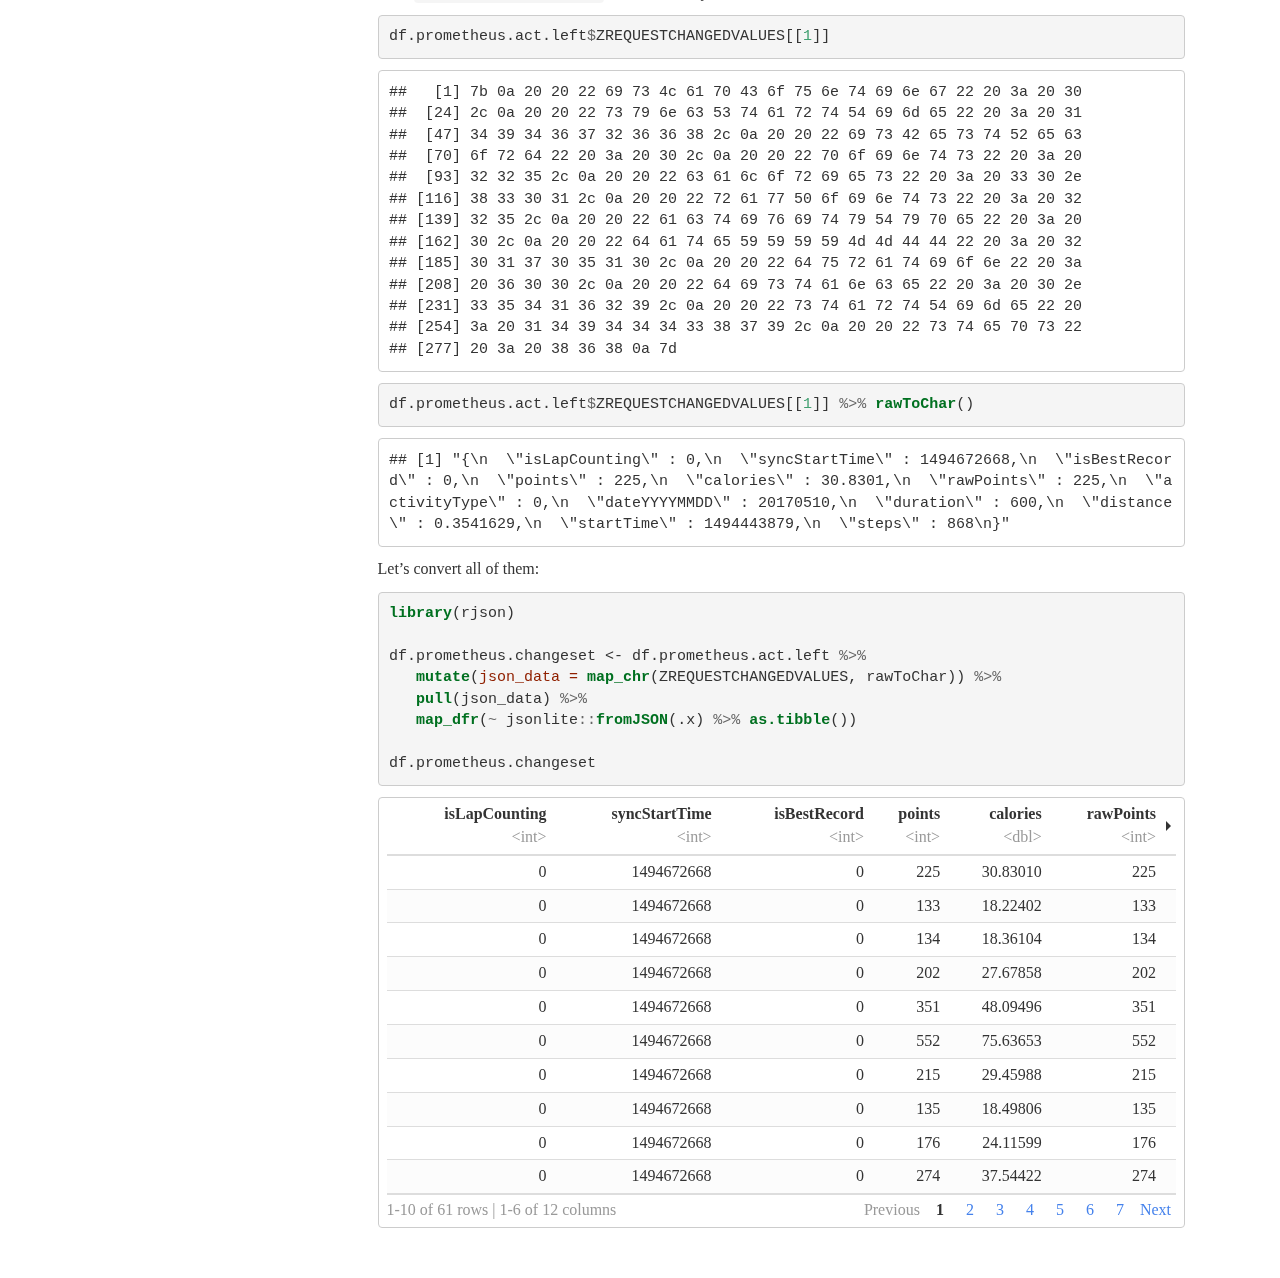
<file: docs/2_health_data.html>
<!DOCTYPE html>

<html xmlns="http://www.w3.org/1999/xhtml">

<head>

<meta charset="utf-8" />
<meta http-equiv="Content-Type" content="text/html; charset=utf-8" />
<meta name="generator" content="pandoc" />



<meta name="date" content="2018-06-04" />

<title>Health data</title>

<script src="site_libs/jquery-1.11.3/jquery.min.js"></script>
<meta name="viewport" content="width=device-width, initial-scale=1" />
<link href="site_libs/bootstrap-3.3.5/css/readable.min.css" rel="stylesheet" />
<script src="site_libs/bootstrap-3.3.5/js/bootstrap.min.js"></script>
<script src="site_libs/bootstrap-3.3.5/shim/html5shiv.min.js"></script>
<script src="site_libs/bootstrap-3.3.5/shim/respond.min.js"></script>
<script src="site_libs/jqueryui-1.11.4/jquery-ui.min.js"></script>
<link href="site_libs/tocify-1.9.1/jquery.tocify.css" rel="stylesheet" />
<script src="site_libs/tocify-1.9.1/jquery.tocify.js"></script>
<script src="site_libs/navigation-1.1/tabsets.js"></script>
<link href="site_libs/pagedtable-1.1/css/pagedtable.css" rel="stylesheet" />
<script src="site_libs/pagedtable-1.1/js/pagedtable.js"></script>
<link href="site_libs/font-awesome-4.5.0/css/font-awesome.min.css" rel="stylesheet" />


<style type="text/css">code{white-space: pre;}</style>
<style type="text/css">
div.sourceCode { overflow-x: auto; }
table.sourceCode, tr.sourceCode, td.lineNumbers, td.sourceCode {
  margin: 0; padding: 0; vertical-align: baseline; border: none; }
table.sourceCode { width: 100%; line-height: 100%; }
td.lineNumbers { text-align: right; padding-right: 4px; padding-left: 4px; color: #aaaaaa; border-right: 1px solid #aaaaaa; }
td.sourceCode { padding-left: 5px; }
code > span.kw { color: #007020; font-weight: bold; } /* Keyword */
code > span.dt { color: #902000; } /* DataType */
code > span.dv { color: #40a070; } /* DecVal */
code > span.bn { color: #40a070; } /* BaseN */
code > span.fl { color: #40a070; } /* Float */
code > span.ch { color: #4070a0; } /* Char */
code > span.st { color: #4070a0; } /* String */
code > span.co { color: #60a0b0; font-style: italic; } /* Comment */
code > span.ot { color: #007020; } /* Other */
code > span.al { color: #ff0000; font-weight: bold; } /* Alert */
code > span.fu { color: #06287e; } /* Function */
code > span.er { color: #ff0000; font-weight: bold; } /* Error */
code > span.wa { color: #60a0b0; font-weight: bold; font-style: italic; } /* Warning */
code > span.cn { color: #880000; } /* Constant */
code > span.sc { color: #4070a0; } /* SpecialChar */
code > span.vs { color: #4070a0; } /* VerbatimString */
code > span.ss { color: #bb6688; } /* SpecialString */
code > span.im { } /* Import */
code > span.va { color: #19177c; } /* Variable */
code > span.cf { color: #007020; font-weight: bold; } /* ControlFlow */
code > span.op { color: #666666; } /* Operator */
code > span.bu { } /* BuiltIn */
code > span.ex { } /* Extension */
code > span.pp { color: #bc7a00; } /* Preprocessor */
code > span.at { color: #7d9029; } /* Attribute */
code > span.do { color: #ba2121; font-style: italic; } /* Documentation */
code > span.an { color: #60a0b0; font-weight: bold; font-style: italic; } /* Annotation */
code > span.cv { color: #60a0b0; font-weight: bold; font-style: italic; } /* CommentVar */
code > span.in { color: #60a0b0; font-weight: bold; font-style: italic; } /* Information */
</style>
<style type="text/css">
  pre:not([class]) {
    background-color: white;
  }
</style>


<style type="text/css">
h1 {
  font-size: 34px;
}
h1.title {
  font-size: 38px;
}
h2 {
  font-size: 30px;
}
h3 {
  font-size: 24px;
}
h4 {
  font-size: 18px;
}
h5 {
  font-size: 16px;
}
h6 {
  font-size: 12px;
}
.table th:not([align]) {
  text-align: left;
}
</style>

<link rel="stylesheet" href="assets\custom.css" type="text/css" />

</head>

<body>

<style type = "text/css">
.main-container {
  max-width: 940px;
  margin-left: auto;
  margin-right: auto;
}
code {
  color: inherit;
  background-color: rgba(0, 0, 0, 0.04);
}
img {
  max-width:100%;
  height: auto;
}
.tabbed-pane {
  padding-top: 12px;
}
button.code-folding-btn:focus {
  outline: none;
}
</style>


<style type="text/css">
/* padding for bootstrap navbar */
body {
  padding-top: 66px;
  padding-bottom: 40px;
}
/* offset scroll position for anchor links (for fixed navbar)  */
.section h1 {
  padding-top: 71px;
  margin-top: -71px;
}

.section h2 {
  padding-top: 71px;
  margin-top: -71px;
}
.section h3 {
  padding-top: 71px;
  margin-top: -71px;
}
.section h4 {
  padding-top: 71px;
  margin-top: -71px;
}
.section h5 {
  padding-top: 71px;
  margin-top: -71px;
}
.section h6 {
  padding-top: 71px;
  margin-top: -71px;
}
</style>

<script>
// manage active state of menu based on current page
$(document).ready(function () {
  // active menu anchor
  href = window.location.pathname
  href = href.substr(href.lastIndexOf('/') + 1)
  if (href === "")
    href = "index.html";
  var menuAnchor = $('a[href="' + href + '"]');

  // mark it active
  menuAnchor.parent().addClass('active');

  // if it's got a parent navbar menu mark it active as well
  menuAnchor.closest('li.dropdown').addClass('active');
});
</script>


<div class="container-fluid main-container">

<!-- tabsets -->
<script>
$(document).ready(function () {
  window.buildTabsets("TOC");
});
</script>

<!-- code folding -->




<script>
$(document).ready(function ()  {

    // move toc-ignore selectors from section div to header
    $('div.section.toc-ignore')
        .removeClass('toc-ignore')
        .children('h1,h2,h3,h4,h5').addClass('toc-ignore');

    // establish options
    var options = {
      selectors: "h1,h2,h3",
      theme: "bootstrap3",
      context: '.toc-content',
      hashGenerator: function (text) {
        return text.replace(/[.\\/?&!#<>]/g, '').replace(/\s/g, '_').toLowerCase();
      },
      ignoreSelector: ".toc-ignore",
      scrollTo: 0
    };
    options.showAndHide = false;
    options.smoothScroll = true;

    // tocify
    var toc = $("#TOC").tocify(options).data("toc-tocify");
});
</script>

<style type="text/css">

#TOC {
  margin: 25px 0px 20px 0px;
}
@media (max-width: 768px) {
#TOC {
  position: relative;
  width: 100%;
}
}


.toc-content {
  padding-left: 30px;
  padding-right: 40px;
}

div.main-container {
  max-width: 1200px;
}

div.tocify {
  width: 20%;
  max-width: 260px;
  max-height: 85%;
}

@media (min-width: 768px) and (max-width: 991px) {
  div.tocify {
    width: 25%;
  }
}

@media (max-width: 767px) {
  div.tocify {
    width: 100%;
    max-width: none;
  }
}

.tocify ul, .tocify li {
  line-height: 20px;
}

.tocify-subheader .tocify-item {
  font-size: 0.90em;
  padding-left: 25px;
  text-indent: 0;
}

.tocify .list-group-item {
  border-radius: 0px;
}

.tocify-subheader {
  display: inline;
}
.tocify-subheader .tocify-item {
  font-size: 0.95em;
}

</style>

<!-- setup 3col/9col grid for toc_float and main content  -->
<div class="row-fluid">
<div class="col-xs-12 col-sm-4 col-md-3">
<div id="TOC" class="tocify">
</div>
</div>

<div class="toc-content col-xs-12 col-sm-8 col-md-9">




<div class="navbar navbar-default  navbar-fixed-top" role="navigation">
  <div class="container">
    <div class="navbar-header">
      <button type="button" class="navbar-toggle collapsed" data-toggle="collapse" data-target="#navbar">
        <span class="icon-bar"></span>
        <span class="icon-bar"></span>
        <span class="icon-bar"></span>
      </button>
      <a class="navbar-brand" href="index.html"></a>
    </div>
    <div id="navbar" class="navbar-collapse collapse">
      <ul class="nav navbar-nav">
        <li>
  <a href="index.html">Index</a>
</li>
<li>
  <a href="1_collect_data.html">Data collection</a>
</li>
<li>
  <a href="2_health_data.html">Health data</a>
</li>
      </ul>
      <ul class="nav navbar-nav navbar-right">
        <li>
  <a href="https://github.com/lgaborini/Sp00n-project">
    <span class="fa fa-github"></span>
     
    Repo
  </a>
</li>
      </ul>
    </div><!--/.nav-collapse -->
  </div><!--/.container -->
</div><!--/.navbar -->

<div class="fluid-row" id="header">



<h1 class="title toc-ignore">Health data</h1>
<h4 class="date"><em>2018-06-04</em></h4>

</div>


<div id="data-loading" class="section level2">
<h2>Data loading</h2>
<p>Load SQLite databases:</p>
<div class="sourceCode"><pre class="sourceCode r"><code class="sourceCode r">df.sqlite &lt;-<span class="st"> </span><span class="kw">readRDS</span>(<span class="dt">file =</span> <span class="st">&#39;data/df_sqlite.rds&#39;</span>)

<span class="co"># Database init tools</span>
<span class="kw">library</span>(DBI)
sqlite_make_connection &lt;-<span class="st"> </span><span class="cf">function</span>(path) { <span class="kw">dbConnect</span>(RSQLite<span class="op">::</span><span class="kw">SQLite</span>(), path) }</code></pre></div>
</div>
<div id="misfit" class="section level2">
<h2>Misfit</h2>
<div class="sourceCode"><pre class="sourceCode r"><code class="sourceCode r">df.misfit &lt;-<span class="st"> </span>df.sqlite <span class="op">%&gt;%</span><span class="st"> </span><span class="kw">filter</span>(<span class="kw">str_detect</span>(filename, <span class="st">&#39;a_SportsData_Iwown&#39;</span>))

<span class="co"># Use only first extraction (the other is identical)</span>
con &lt;-<span class="st"> </span><span class="kw">sqlite_make_connection</span>(df.misfit<span class="op">$</span>path[<span class="dv">1</span>])
list.tables &lt;-<span class="st"> </span><span class="kw">dbListTables</span>(con)
list.tables</code></pre></div>
<pre><code>##  [1] &quot;V4_gps_detail_g&quot;     &quot;V4_gps_track&quot;        &quot;V4_heart_rate&quot;      
##  [4] &quot;V4_heart_rate_hours&quot; &quot;V4_sleep_data&quot;       &quot;V4_sport_data_g&quot;    
##  [7] &quot;V4_sport_goal&quot;       &quot;V4_walking_data&quot;     &quot;V4_weight_data&quot;     
## [10] &quot;sqlite_sequence&quot;     &quot;v3_schedule_data&quot;    &quot;v3_sleep_data&quot;      
## [13] &quot;v3_sport_goal&quot;</code></pre>
<div id="v3_sleep_data" class="section level3">
<h3>V3_sleep_data</h3>
<p>Using only <code>v3_sleep_data</code>: pre-processing</p>
<div class="sourceCode"><pre class="sourceCode r"><code class="sourceCode r">df.v3_sleep_data &lt;-<span class="st"> </span><span class="kw">dbReadTable</span>(con, <span class="st">&#39;V3_sleep_data&#39;</span>)

<span class="co"># Adding some factors</span>
df.v3_sleep_data &lt;-<span class="st"> </span>df.v3_sleep_data <span class="op">%&gt;%</span><span class="st"> </span>
<span class="st">   </span><span class="kw">mutate</span>(<span class="dt">sleep_type =</span> <span class="kw">factor</span>(sleep_type))

<span class="co"># Adding time references</span>
df.v3_sleep_data &lt;-<span class="st"> </span>df.v3_sleep_data <span class="op">%&gt;%</span><span class="st"> </span>
<span class="st">   </span><span class="kw">mutate</span>(
      <span class="dt">datetime_day =</span> glue<span class="op">::</span><span class="kw">glue</span>(<span class="st">&#39;{year}-{month}-{day}&#39;</span>) <span class="op">%&gt;%</span><span class="st"> </span><span class="kw">ymd</span>(),
      <span class="dt">datetime_start =</span> datetime_day <span class="op">+</span><span class="st"> </span><span class="kw">dminutes</span>(start_time),
      <span class="dt">datetime_end =</span> datetime_day <span class="op">+</span><span class="st"> </span><span class="kw">dminutes</span>(end_time) <span class="op">+</span><span class="st"> </span><span class="kw">ddays</span>(<span class="kw">ifelse</span>(end_time <span class="op">&lt;</span><span class="st"> </span>start_time, <span class="dv">1</span>, <span class="dv">0</span>))
   )
df.v3_sleep_data <span class="op">%&gt;%</span><span class="st"> </span>head</code></pre></div>
<div data-pagedtable="false">
<script data-pagedtable-source type="application/json">
{"columns":[{"label":[""],"name":["_rn_"],"type":[""],"align":["left"]},{"label":["ID"],"name":[1],"type":["int"],"align":["right"]},{"label":["uid"],"name":[2],"type":["S3: integer64"],"align":["right"]},{"label":["sleep_type"],"name":[3],"type":["fctr"],"align":["left"]},{"label":["data_from"],"name":[4],"type":["chr"],"align":["left"]},{"label":["year"],"name":[5],"type":["int"],"align":["right"]},{"label":["month"],"name":[6],"type":["int"],"align":["right"]},{"label":["day"],"name":[7],"type":["int"],"align":["right"]},{"label":["week"],"name":[8],"type":["int"],"align":["right"]},{"label":["start_time"],"name":[9],"type":["int"],"align":["right"]},{"label":["end_time"],"name":[10],"type":["int"],"align":["right"]},{"label":["activity"],"name":[11],"type":["int"],"align":["right"]},{"label":["mode"],"name":[12],"type":["int"],"align":["right"]},{"label":["sleep_enter"],"name":[13],"type":["int"],"align":["right"]},{"label":["sleep_exit"],"name":[14],"type":["int"],"align":["right"]},{"label":["datetime_day"],"name":[15],"type":["date"],"align":["right"]},{"label":["datetime_start"],"name":[16],"type":["S3: POSIXct"],"align":["right"]},{"label":["datetime_end"],"name":[17],"type":["S3: POSIXct"],"align":["right"]}],"data":[{"1":"1","2":"149461659287156184","3":"1","4":"Braceli5-6920","5":"2000","6":"1","7":"1","8":"40","9":"20","10":"20","11":"0","12":"0","13":"0","14":"0","15":"2000-01-01","16":"2000-01-01 00:20:00","17":"2000-01-01 00:20:00","_rn_":"1"},{"1":"2","2":"149461659287156184","3":"4","4":"Braceli5-6920","5":"2000","6":"1","7":"1","8":"40","9":"20","10":"138","11":"118","12":"0","13":"0","14":"0","15":"2000-01-01","16":"2000-01-01 00:20:00","17":"2000-01-01 02:18:00","_rn_":"2"},{"1":"3","2":"149461659287156184","3":"3","4":"Braceli5-6920","5":"2000","6":"1","7":"1","8":"40","9":"138","10":"180","11":"42","12":"0","13":"0","14":"0","15":"2000-01-01","16":"2000-01-01 02:18:00","17":"2000-01-01 03:00:00","_rn_":"3"},{"1":"4","2":"149461659287156184","3":"4","4":"Braceli5-6920","5":"2000","6":"1","7":"1","8":"40","9":"180","10":"285","11":"105","12":"0","13":"0","14":"0","15":"2000-01-01","16":"2000-01-01 03:00:00","17":"2000-01-01 04:45:00","_rn_":"4"},{"1":"5","2":"149461659287156184","3":"2","4":"Braceli5-6920","5":"2000","6":"1","7":"1","8":"40","9":"20","10":"285","11":"265","12":"0","13":"0","14":"0","15":"2000-01-01","16":"2000-01-01 00:20:00","17":"2000-01-01 04:45:00","_rn_":"5"},{"1":"6","2":"149461659287156184","3":"1","4":"Braceli5-6920","5":"2000","6":"1","7":"1","8":"40","9":"312","10":"312","11":"0","12":"0","13":"0","14":"0","15":"2000-01-01","16":"2000-01-01 05:12:00","17":"2000-01-01 05:12:00","_rn_":"6"}],"options":{"columns":{"min":{},"max":[10]},"rows":{"min":[10],"max":[10]},"pages":{}}}
  </script>
</div>
</div>
<div id="sleep-distribution" class="section level3">
<h3>Sleep distribution</h3>
<p>Sleep distribution w/ type, per row:</p>
<div class="sourceCode"><pre class="sourceCode r"><code class="sourceCode r">df.v3_sleep_data <span class="op">%&gt;%</span><span class="st"> </span>
<span class="st">   </span><span class="kw">filter</span>(year <span class="op">==</span><span class="st"> </span><span class="dv">2017</span>) <span class="op">%&gt;%</span><span class="st"> </span>
<span class="st">   </span><span class="kw">ggplot</span>() <span class="op">+</span><span class="st"> </span>
<span class="st">   </span><span class="kw">geom_segment</span>(<span class="kw">aes</span>(<span class="dt">x =</span> ID, <span class="dt">y =</span> datetime_start, <span class="dt">xend =</span> ID, <span class="dt">yend =</span> datetime_end, <span class="dt">col =</span> sleep_type), <span class="dt">lwd =</span> <span class="dv">2</span>)</code></pre></div>
<p><img src="2_health_data_files/figure-html/sleep-segments-1.png" width="864" /></p>
<p>Guess:</p>
<ul>
<li><code>sleep_type = 5</code>: awake</li>
<li><code>sleep_type = 2</code>: not awake</li>
</ul>
<p>Sleep characteristics:</p>
<div class="sourceCode"><pre class="sourceCode r"><code class="sourceCode r">df.v3_sleep_data <span class="op">%&gt;%</span><span class="st"> </span>
<span class="st">   </span><span class="kw">group_by</span>(datetime_day, sleep_type) <span class="op">%&gt;%</span><span class="st"> </span>
<span class="st">   </span><span class="kw">mutate</span>(<span class="dt">duration_segment =</span> datetime_end <span class="op">-</span><span class="st"> </span>datetime_start) <span class="op">%&gt;%</span><span class="st"> </span>
<span class="st">   </span><span class="kw">summarize</span>(<span class="dt">total_duration =</span> <span class="kw">sum</span>(duration_segment)) <span class="op">%&gt;%</span><span class="st"> </span>
<span class="st">   </span><span class="kw">filter</span>(<span class="kw">year</span>(datetime_day) <span class="op">==</span><span class="st"> </span><span class="dv">2017</span>) <span class="op">%&gt;%</span>
<span class="st">   </span><span class="kw">ggplot</span>() <span class="op">+</span>
<span class="st">   </span><span class="kw">geom_col</span>(<span class="kw">aes</span>(<span class="dt">x =</span> <span class="kw">as.character</span>(datetime_day), <span class="dt">y =</span> total_duration <span class="op">/</span><span class="st"> </span><span class="kw">dhours</span>(<span class="dv">1</span>), <span class="dt">fill =</span> <span class="kw">factor</span>(sleep_type)), 
            <span class="dt">position =</span> <span class="st">&#39;dodge&#39;</span>) <span class="op">+</span>
<span class="st">   </span><span class="kw">labs</span>(<span class="dt">x =</span> <span class="st">&#39;Date&#39;</span>, <span class="dt">y =</span> <span class="st">&#39;Duration [h]&#39;</span>) <span class="op">+</span><span class="st"> </span><span class="kw">coord_cartesian</span>(<span class="dt">ylim =</span> <span class="kw">c</span>(<span class="dv">0</span>, <span class="dv">12</span>), <span class="dt">expand =</span> <span class="ot">FALSE</span>)</code></pre></div>
<p><img src="2_health_data_files/figure-html/unnamed-chunk-1-1.png" width="864" /></p>
</div>
</div>
<div id="prometheus" class="section level2">
<h2>Prometheus</h2>
<p>Locate the DB(s):</p>
<div class="sourceCode"><pre class="sourceCode r"><code class="sourceCode r">df.prometheus &lt;-<span class="st"> </span>df.sqlite <span class="op">%&gt;%</span><span class="st"> </span><span class="kw">filter</span>(<span class="kw">str_detect</span>(filename, <span class="st">&#39;Prometheus&#39;</span>))
<span class="kw">nrow</span>(df.prometheus)</code></pre></div>
<pre><code>## [1] 2</code></pre>
<div id="difference-between-extractions" class="section level3">
<h3>Difference between extractions</h3>
<p>Let’s analyze first <code>ZS2ACTIVITYSESSION</code> tables:</p>
<div class="sourceCode"><pre class="sourceCode r"><code class="sourceCode r"><span class="co"># Open connections</span>
con.left &lt;-<span class="st"> </span><span class="kw">sqlite_make_connection</span>(df.prometheus<span class="op">$</span>path[<span class="dv">1</span>])
con.right &lt;-<span class="st"> </span><span class="kw">sqlite_make_connection</span>(df.prometheus<span class="op">$</span>path[<span class="dv">2</span>])
df.prometheus.act.left &lt;-<span class="st"> </span><span class="kw">dbReadTable</span>(con.left, <span class="st">&#39;ZS2ACTIVITYSESSION&#39;</span>)
df.prometheus.act.right &lt;-<span class="st"> </span><span class="kw">dbReadTable</span>(con.right, <span class="st">&#39;ZS2ACTIVITYSESSION&#39;</span>)
<span class="kw">dbDisconnect</span>(con.left)
<span class="kw">dbDisconnect</span>(con.right)</code></pre></div>
<p>The extractions are different!</p>
<div class="sourceCode"><pre class="sourceCode r"><code class="sourceCode r">df.prometheus.act.left <span class="op">%&gt;%</span><span class="st"> </span>dim
## [1] 61 28
df.prometheus.act.right <span class="op">%&gt;%</span><span class="st"> </span>dim
## [1] 61 29

<span class="co"># Column in right but not in left</span>
df.prometheus.act.right <span class="op">%&gt;%</span><span class="st"> </span><span class="kw">colnames</span>() <span class="op">%&gt;%</span><span class="st"> </span><span class="kw">setdiff</span>(df.prometheus.act.left <span class="op">%&gt;%</span><span class="st"> </span><span class="kw">colnames</span>())
## [1] &quot;ZTROTMINUTES&quot;</code></pre></div>
<p>Common contents:</p>
<div class="sourceCode"><pre class="sourceCode r"><code class="sourceCode r">diff.prometheus &lt;-<span class="st"> </span><span class="kw">all_equal</span>(
   df.prometheus.act.left <span class="op">%&gt;%</span><span class="st"> </span><span class="kw">as.tibble</span>() <span class="op">%&gt;%</span><span class="st"> </span><span class="kw">select</span>(<span class="op">-</span>ZREQUESTCHANGEDVALUES), 
   df.prometheus.act.right <span class="op">%&gt;%</span><span class="st"> </span><span class="kw">as.tibble</span>() <span class="op">%&gt;%</span><span class="st"> </span><span class="kw">select</span>(<span class="kw">one_of</span>(<span class="kw">colnames</span>(df.prometheus.act.left)), <span class="op">-</span>ZREQUESTCHANGEDVALUES),
   <span class="dt">ignore_row_order =</span> <span class="ot">TRUE</span>, <span class="dt">ignore_col_order =</span> <span class="ot">TRUE</span>, <span class="dt">conver =</span> <span class="ot">TRUE</span>
)
diff.prometheus</code></pre></div>
<pre><code>## [1] &quot;Rows in x but not y: 52, 53, 49, 51, 50. Rows in y but not x: 61, 60, 57, 58, 59. &quot;</code></pre>
<p>Row differences:</p>
<div class="sourceCode"><pre class="sourceCode r"><code class="sourceCode r"><span class="co"># &quot;Rows in x but not y: 51, 53, 50, 52, 49. Rows in y but not x: 58, 59, 60, 57, 61. &quot;</span>
idx.unique.left &lt;-<span class="st"> </span><span class="kw">c</span>(<span class="dv">51</span>, <span class="dv">53</span>, <span class="dv">50</span>, <span class="dv">52</span>, <span class="dv">49</span>)
idx.unique.right &lt;-<span class="st"> </span><span class="kw">c</span>(<span class="dv">58</span>, <span class="dv">59</span>, <span class="dv">60</span>, <span class="dv">57</span>, <span class="dv">61</span>)
df.prometheus.act.left[idx.unique.left, <span class="dv">1</span><span class="op">:</span><span class="dv">15</span>] <span class="op">%&gt;%</span><span class="st"> </span><span class="kw">as.tibble</span>() <span class="op">%&gt;%</span><span class="st"> </span>knitr<span class="op">::</span><span class="kw">kable</span>()</code></pre></div>
<table>
<thead>
<tr class="header">
<th></th>
<th align="right">Z_PK</th>
<th align="right">Z_ENT</th>
<th align="right">Z_OPT</th>
<th align="right">ZACTIVITYTYPE</th>
<th align="right">ZDATEYYYYMMDD</th>
<th align="right">ZDURATION</th>
<th align="right">ZINTENSITYLEVEL</th>
<th align="right">ZISBESTRECORD</th>
<th align="right">ZISGAPSESSION</th>
<th align="right">ZISLAPCOUNTING</th>
<th align="right">ZLAPS</th>
<th align="right">ZPOINTS</th>
<th align="right">ZPOINTSPERMINUTE</th>
<th align="right">ZPOOLLENGTH</th>
<th align="right">ZPOOLLENGTHUNIT</th>
</tr>
</thead>
<tbody>
<tr class="odd">
<td>51</td>
<td align="right">277</td>
<td align="right">20</td>
<td align="right">1</td>
<td align="right">0</td>
<td align="right">20170514</td>
<td align="right">720</td>
<td align="right">0</td>
<td align="right">0</td>
<td align="right">NA</td>
<td align="right">0</td>
<td align="right">0</td>
<td align="right">243</td>
<td align="right">0</td>
<td align="right">0</td>
<td align="right">0</td>
</tr>
<tr class="even">
<td>53</td>
<td align="right">279</td>
<td align="right">20</td>
<td align="right">1</td>
<td align="right">0</td>
<td align="right">20170514</td>
<td align="right">480</td>
<td align="right">0</td>
<td align="right">0</td>
<td align="right">NA</td>
<td align="right">0</td>
<td align="right">0</td>
<td align="right">138</td>
<td align="right">0</td>
<td align="right">0</td>
<td align="right">0</td>
</tr>
<tr class="odd">
<td>50</td>
<td align="right">276</td>
<td align="right">20</td>
<td align="right">1</td>
<td align="right">0</td>
<td align="right">20170515</td>
<td align="right">480</td>
<td align="right">0</td>
<td align="right">0</td>
<td align="right">NA</td>
<td align="right">0</td>
<td align="right">0</td>
<td align="right">310</td>
<td align="right">0</td>
<td align="right">0</td>
<td align="right">0</td>
</tr>
<tr class="even">
<td>52</td>
<td align="right">278</td>
<td align="right">20</td>
<td align="right">1</td>
<td align="right">0</td>
<td align="right">20170514</td>
<td align="right">900</td>
<td align="right">0</td>
<td align="right">0</td>
<td align="right">NA</td>
<td align="right">0</td>
<td align="right">0</td>
<td align="right">318</td>
<td align="right">0</td>
<td align="right">0</td>
<td align="right">0</td>
</tr>
<tr class="odd">
<td>49</td>
<td align="right">275</td>
<td align="right">20</td>
<td align="right">1</td>
<td align="right">0</td>
<td align="right">20170515</td>
<td align="right">720</td>
<td align="right">0</td>
<td align="right">0</td>
<td align="right">NA</td>
<td align="right">0</td>
<td align="right">0</td>
<td align="right">133</td>
<td align="right">0</td>
<td align="right">0</td>
<td align="right">0</td>
</tr>
</tbody>
</table>
<div class="sourceCode"><pre class="sourceCode r"><code class="sourceCode r">df.prometheus.act.right[idx.unique.right, <span class="dv">1</span><span class="op">:</span><span class="dv">15</span>] <span class="op">%&gt;%</span><span class="st"> </span><span class="kw">as.tibble</span>() <span class="op">%&gt;%</span><span class="st"> </span>knitr<span class="op">::</span><span class="kw">kable</span>()</code></pre></div>
<table>
<thead>
<tr class="header">
<th></th>
<th align="right">Z_PK</th>
<th align="right">Z_ENT</th>
<th align="right">Z_OPT</th>
<th align="right">ZACTIVITYTYPE</th>
<th align="right">ZDATEYYYYMMDD</th>
<th align="right">ZDURATION</th>
<th align="right">ZINTENSITYLEVEL</th>
<th align="right">ZISBESTRECORD</th>
<th align="right">ZISGAPSESSION</th>
<th align="right">ZISLAPCOUNTING</th>
<th align="right">ZLAPS</th>
<th align="right">ZPOINTS</th>
<th align="right">ZPOINTSPERMINUTE</th>
<th align="right">ZPOOLLENGTH</th>
<th align="right">ZPOOLLENGTHUNIT</th>
</tr>
</thead>
<tbody>
<tr class="odd">
<td>58</td>
<td align="right">289</td>
<td align="right">20</td>
<td align="right">1</td>
<td align="right">0</td>
<td align="right">20170515</td>
<td align="right">720</td>
<td align="right">0</td>
<td align="right">0</td>
<td align="right">NA</td>
<td align="right">0</td>
<td align="right">0</td>
<td align="right">133</td>
<td align="right">0</td>
<td align="right">0</td>
<td align="right">0</td>
</tr>
<tr class="even">
<td>59</td>
<td align="right">290</td>
<td align="right">20</td>
<td align="right">1</td>
<td align="right">0</td>
<td align="right">20170514</td>
<td align="right">900</td>
<td align="right">0</td>
<td align="right">0</td>
<td align="right">NA</td>
<td align="right">0</td>
<td align="right">0</td>
<td align="right">318</td>
<td align="right">0</td>
<td align="right">0</td>
<td align="right">0</td>
</tr>
<tr class="odd">
<td>60</td>
<td align="right">291</td>
<td align="right">20</td>
<td align="right">1</td>
<td align="right">0</td>
<td align="right">20170514</td>
<td align="right">480</td>
<td align="right">0</td>
<td align="right">0</td>
<td align="right">NA</td>
<td align="right">0</td>
<td align="right">0</td>
<td align="right">138</td>
<td align="right">0</td>
<td align="right">0</td>
<td align="right">0</td>
</tr>
<tr class="even">
<td>57</td>
<td align="right">288</td>
<td align="right">20</td>
<td align="right">1</td>
<td align="right">0</td>
<td align="right">20170515</td>
<td align="right">480</td>
<td align="right">0</td>
<td align="right">0</td>
<td align="right">NA</td>
<td align="right">0</td>
<td align="right">0</td>
<td align="right">310</td>
<td align="right">0</td>
<td align="right">0</td>
<td align="right">0</td>
</tr>
<tr class="odd">
<td>61</td>
<td align="right">292</td>
<td align="right">20</td>
<td align="right">1</td>
<td align="right">0</td>
<td align="right">20170514</td>
<td align="right">720</td>
<td align="right">0</td>
<td align="right">0</td>
<td align="right">NA</td>
<td align="right">0</td>
<td align="right">0</td>
<td align="right">243</td>
<td align="right">0</td>
<td align="right">0</td>
<td align="right">0</td>
</tr>
</tbody>
</table>
<p>Notice: same DB, only PK changes!</p>
</div>
<div id="activities" class="section level3">
<h3>Activities</h3>
<p>We consider only <code>df.prometheus.act.left</code>.<br />
It should contain step data.</p>
<p>A brief summary:</p>
<div class="sourceCode"><pre class="sourceCode r"><code class="sourceCode r">df.prometheus.act.left <span class="op">%&gt;%</span><span class="st"> </span>head</code></pre></div>
<div data-pagedtable="false">
<script data-pagedtable-source type="application/json">
{"columns":[{"label":[""],"name":["_rn_"],"type":[""],"align":["left"]},{"label":["Z_PK"],"name":[1],"type":["int"],"align":["right"]},{"label":["Z_ENT"],"name":[2],"type":["int"],"align":["right"]},{"label":["Z_OPT"],"name":[3],"type":["int"],"align":["right"]},{"label":["ZACTIVITYTYPE"],"name":[4],"type":["int"],"align":["right"]},{"label":["ZDATEYYYYMMDD"],"name":[5],"type":["int"],"align":["right"]},{"label":["ZDURATION"],"name":[6],"type":["int"],"align":["right"]},{"label":["ZINTENSITYLEVEL"],"name":[7],"type":["int"],"align":["right"]},{"label":["ZISBESTRECORD"],"name":[8],"type":["int"],"align":["right"]},{"label":["ZISGAPSESSION"],"name":[9],"type":["int"],"align":["right"]},{"label":["ZISLAPCOUNTING"],"name":[10],"type":["int"],"align":["right"]},{"label":["ZLAPS"],"name":[11],"type":["int"],"align":["right"]},{"label":["ZPOINTS"],"name":[12],"type":["int"],"align":["right"]},{"label":["ZPOINTSPERMINUTE"],"name":[13],"type":["int"],"align":["right"]},{"label":["ZPOOLLENGTH"],"name":[14],"type":["int"],"align":["right"]},{"label":["ZPOOLLENGTHUNIT"],"name":[15],"type":["int"],"align":["right"]},{"label":["ZRAWPOINTS"],"name":[16],"type":["int"],"align":["right"]},{"label":["ZSOURCE"],"name":[17],"type":["int"],"align":["right"]},{"label":["ZSTARTTIME"],"name":[18],"type":["int"],"align":["right"]},{"label":["ZSTATE"],"name":[19],"type":["int"],"align":["right"]},{"label":["ZSTEPS"],"name":[20],"type":["int"],"align":["right"]},{"label":["ZSYNCSTARTTIME"],"name":[21],"type":["int"],"align":["right"]},{"label":["ZTRACKINGMETHOD"],"name":[22],"type":["int"],"align":["right"]},{"label":["ZCALORIES"],"name":[23],"type":["dbl"],"align":["right"]},{"label":["ZDISTANCE"],"name":[24],"type":["dbl"],"align":["right"]},{"label":["ZACTIVITYNAME"],"name":[25],"type":["chr"],"align":["left"]},{"label":["ZID"],"name":[26],"type":["chr"],"align":["left"]},{"label":["ZSERVERID"],"name":[27],"type":["chr"],"align":["left"]},{"label":["ZREQUESTCHANGEDVALUES"],"name":[28],"type":["S3: blob"],"align":["right"]}],"data":[{"1":"210","2":"20","3":"1","4":"0","5":"20170510","6":"600","7":"0","8":"0","9":"NA","10":"0","11":"0","12":"225","13":"0","14":"0","15":"0","16":"225","17":"0","18":"1494443879","19":"0","20":"868","21":"1494672668","22":"0","23":"30.83010","24":"0.3541629","25":"NA","26":"NA","27":"5916e52bfa758e000953d88f","28":"<S3: blob>","_rn_":"1"},{"1":"211","2":"20","3":"1","4":"1","5":"20170510","6":"540","7":"0","8":"0","9":"NA","10":"0","11":"0","12":"133","13":"0","14":"0","15":"0","16":"133","17":"0","18":"1494432299","19":"0","20":"530","21":"1494672668","22":"0","23":"18.22402","24":"0.1932292","25":"NA","26":"NA","27":"5916e52bfa758e000953d88b","28":"<S3: blob>","_rn_":"2"},{"1":"212","2":"20","3":"1","4":"0","5":"20170510","6":"720","7":"0","8":"0","9":"NA","10":"0","11":"0","12":"134","13":"0","14":"0","15":"0","16":"134","17":"0","18":"1494433019","19":"0","20":"538","21":"1494672668","22":"0","23":"18.36104","24":"0.1961458","25":"NA","26":"NA","27":"5916e52bfa758e000953d88c","28":"<S3: blob>","_rn_":"3"},{"1":"213","2":"20","3":"1","4":"0","5":"20170510","6":"660","7":"0","8":"0","9":"NA","10":"0","11":"0","12":"202","13":"0","14":"0","15":"0","16":"202","17":"0","18":"1494428519","19":"0","20":"808","21":"1494672668","22":"0","23":"27.67858","24":"0.3057286","25":"NA","26":"NA","27":"5916e52bfa758e000953d889","28":"<S3: blob>","_rn_":"4"},{"1":"214","2":"20","3":"1","4":"0","5":"20170510","6":"1680","7":"0","8":"0","9":"NA","10":"0","11":"0","12":"351","13":"0","14":"0","15":"0","16":"351","17":"0","18":"1494434759","19":"0","20":"1400","21":"1494672668","22":"0","23":"48.09496","24":"0.5150657","25":"NA","26":"NA","27":"5916e52bfa758e000953d88d","28":"<S3: blob>","_rn_":"5"},{"1":"215","2":"20","3":"1","4":"0","5":"20170510","6":"1500","7":"0","8":"0","9":"NA","10":"0","11":"0","12":"552","13":"0","14":"0","15":"0","16":"552","17":"0","18":"1494430259","19":"0","20":"1964","21":"1494672668","22":"0","23":"75.63653","24":"0.7918839","25":"NA","26":"NA","27":"5916e52bfa758e000953d88a","28":"<S3: blob>","_rn_":"6"}],"options":{"columns":{"min":{},"max":[10]},"rows":{"min":[10],"max":[10]},"pages":{}}}
  </script>
</div>
<p>Fields:</p>
<div class="sourceCode"><pre class="sourceCode r"><code class="sourceCode r"><span class="kw">colnames</span>(df.prometheus.act.left)</code></pre></div>
<pre><code>##  [1] &quot;Z_PK&quot;                  &quot;Z_ENT&quot;                
##  [3] &quot;Z_OPT&quot;                 &quot;ZACTIVITYTYPE&quot;        
##  [5] &quot;ZDATEYYYYMMDD&quot;         &quot;ZDURATION&quot;            
##  [7] &quot;ZINTENSITYLEVEL&quot;       &quot;ZISBESTRECORD&quot;        
##  [9] &quot;ZISGAPSESSION&quot;         &quot;ZISLAPCOUNTING&quot;       
## [11] &quot;ZLAPS&quot;                 &quot;ZPOINTS&quot;              
## [13] &quot;ZPOINTSPERMINUTE&quot;      &quot;ZPOOLLENGTH&quot;          
## [15] &quot;ZPOOLLENGTHUNIT&quot;       &quot;ZRAWPOINTS&quot;           
## [17] &quot;ZSOURCE&quot;               &quot;ZSTARTTIME&quot;           
## [19] &quot;ZSTATE&quot;                &quot;ZSTEPS&quot;               
## [21] &quot;ZSYNCSTARTTIME&quot;        &quot;ZTRACKINGMETHOD&quot;      
## [23] &quot;ZCALORIES&quot;             &quot;ZDISTANCE&quot;            
## [25] &quot;ZACTIVITYNAME&quot;         &quot;ZID&quot;                  
## [27] &quot;ZSERVERID&quot;             &quot;ZREQUESTCHANGEDVALUES&quot;</code></pre>
<p>Some pre-processing:</p>
<div class="sourceCode"><pre class="sourceCode r"><code class="sourceCode r"><span class="co"># Adding some factors</span>
df.prometheus.act.left &lt;-<span class="st"> </span>df.prometheus.act.left <span class="op">%&gt;%</span><span class="st"> </span>
<span class="st">   </span><span class="kw">mutate</span>(<span class="dt">ZACTIVITYTYPE =</span> <span class="kw">factor</span>(ZACTIVITYTYPE))</code></pre></div>
<p>Column <code>ZSTARTTIME</code> is a timestamp, attempt to convert to time:</p>
<div class="sourceCode"><pre class="sourceCode r"><code class="sourceCode r">df.prometheus.act.left <span class="op">%&gt;%</span><span class="st"> </span>
<span class="st">   </span><span class="kw">mutate</span>(<span class="dt">datetime_start =</span> <span class="kw">as.POSIXct</span>(ZSTARTTIME, <span class="dt">origin =</span> <span class="st">&#39;1970-01-01&#39;</span>),
          <span class="dt">datetime_end =</span> datetime_start <span class="op">+</span><span class="st"> </span><span class="kw">dseconds</span>(ZDURATION)) <span class="op">%&gt;%</span><span class="st"> </span>
<span class="st">   </span><span class="kw">select</span>(ZDATEYYYYMMDD, ZSTARTTIME, datetime_start, ZDURATION, datetime_end) <span class="op">%&gt;%</span><span class="st"> </span>
<span class="st">   </span><span class="kw">head</span>(<span class="dv">10</span>)</code></pre></div>
<div data-pagedtable="false">
<script data-pagedtable-source type="application/json">
{"columns":[{"label":[""],"name":["_rn_"],"type":[""],"align":["left"]},{"label":["ZDATEYYYYMMDD"],"name":[1],"type":["int"],"align":["right"]},{"label":["ZSTARTTIME"],"name":[2],"type":["int"],"align":["right"]},{"label":["datetime_start"],"name":[3],"type":["S3: POSIXct"],"align":["right"]},{"label":["ZDURATION"],"name":[4],"type":["int"],"align":["right"]},{"label":["datetime_end"],"name":[5],"type":["S3: POSIXct"],"align":["right"]}],"data":[{"1":"20170510","2":"1494443879","3":"2017-05-10 21:17:59","4":"600","5":"2017-05-10 21:27:59","_rn_":"1"},{"1":"20170510","2":"1494432299","3":"2017-05-10 18:04:59","4":"540","5":"2017-05-10 18:13:59","_rn_":"2"},{"1":"20170510","2":"1494433019","3":"2017-05-10 18:16:59","4":"720","5":"2017-05-10 18:28:59","_rn_":"3"},{"1":"20170510","2":"1494428519","3":"2017-05-10 17:01:59","4":"660","5":"2017-05-10 17:12:59","_rn_":"4"},{"1":"20170510","2":"1494434759","3":"2017-05-10 18:45:59","4":"1680","5":"2017-05-10 19:13:59","_rn_":"5"},{"1":"20170510","2":"1494430259","3":"2017-05-10 17:30:59","4":"1500","5":"2017-05-10 17:55:59","_rn_":"6"},{"1":"20170510","2":"1494438179","3":"2017-05-10 19:42:59","4":"1320","5":"2017-05-10 20:04:59","_rn_":"7"},{"1":"20170508","2":"1494261839","3":"2017-05-08 18:43:59","4":"780","5":"2017-05-08 18:56:59","_rn_":"8"},{"1":"20170508","2":"1494260579","3":"2017-05-08 18:22:59","4":"900","5":"2017-05-08 18:37:59","_rn_":"9"},{"1":"20170508","2":"1494264179","3":"2017-05-08 19:22:59","4":"1440","5":"2017-05-08 19:46:59","_rn_":"10"}],"options":{"columns":{"min":{},"max":[10]},"rows":{"min":[10],"max":[10]},"pages":{}}}
  </script>
</div>
<p>It seems ok! (Perhaps we need to adjust for time zones.)<br />
Save this:</p>
<div class="sourceCode"><pre class="sourceCode r"><code class="sourceCode r">df.prometheus.act.left &lt;-<span class="st"> </span>df.prometheus.act.left <span class="op">%&gt;%</span><span class="st"> </span>
<span class="st">   </span><span class="kw">mutate</span>(<span class="dt">datetime_start =</span> <span class="kw">as.POSIXct</span>(ZSTARTTIME, <span class="dt">origin =</span> <span class="st">&#39;1970-01-01&#39;</span>),
          <span class="dt">datetime_end =</span> datetime_start <span class="op">+</span><span class="st"> </span><span class="kw">dseconds</span>(ZDURATION))</code></pre></div>
<p>Activities:</p>
<div class="sourceCode"><pre class="sourceCode r"><code class="sourceCode r">df.prometheus.act.left <span class="op">%&gt;%</span><span class="st"> </span>
<span class="st">   </span><span class="kw">mutate</span>(<span class="dt">datetime =</span> ZDATEYYYYMMDD <span class="op">%&gt;%</span><span class="st"> </span><span class="kw">ymd</span>()) <span class="op">%&gt;%</span><span class="st"> </span>
<span class="st">   </span><span class="kw">ggplot</span>() <span class="op">+</span><span class="st"> </span>
<span class="st">   </span><span class="kw">geom_point</span>(<span class="kw">aes</span>(<span class="dt">x =</span> datetime, <span class="dt">y =</span> <span class="kw">dseconds</span>(ZDURATION) <span class="op">/</span><span class="st"> </span><span class="kw">dminutes</span>(<span class="dv">1</span>), <span class="dt">col =</span> ZACTIVITYTYPE)) <span class="op">+</span><span class="st"> </span>
<span class="st">   </span><span class="kw">labs</span>(<span class="dt">x =</span> <span class="st">&#39;Date&#39;</span>, <span class="dt">y =</span> <span class="st">&#39;Duration [min]&#39;</span>)</code></pre></div>
<p><img src="2_health_data_files/figure-html/unnamed-chunk-8-1.png" width="864" /></p>
<p>As segments:</p>
<div class="sourceCode"><pre class="sourceCode r"><code class="sourceCode r">df.prometheus.act.left <span class="op">%&gt;%</span><span class="st"> </span>
<span class="st">   </span><span class="kw">ggplot</span>() <span class="op">+</span>
<span class="st">      </span><span class="kw">geom_segment</span>(<span class="kw">aes</span>(<span class="dt">x =</span> <span class="kw">ymd</span>(ZDATEYYYYMMDD), 
        <span class="dt">xend =</span> <span class="kw">ymd</span>(ZDATEYYYYMMDD), 
        <span class="dt">y =</span> datetime_start <span class="op">%&gt;%</span><span class="st"> </span><span class="kw">POSIX_strip</span>(<span class="dt">origin =</span> <span class="st">&#39;1970-01-01&#39;</span>), 
        <span class="dt">yend =</span> datetime_end <span class="op">%&gt;%</span><span class="st"> </span><span class="kw">POSIX_strip</span>(<span class="dt">origin =</span> <span class="st">&#39;1970-01-01&#39;</span>), 
        <span class="dt">col =</span> ZACTIVITYTYPE), <span class="dt">lwd =</span> <span class="dv">2</span>) <span class="op">+</span>
<span class="st">   </span><span class="kw">scale_y_datetime</span>(<span class="dt">date_labels =</span> <span class="st">&#39;%H:%M&#39;</span>, <span class="dt">limits =</span> (<span class="kw">as.POSIXct</span>(<span class="st">&#39;1970-01-01&#39;</span>, <span class="dt">tz =</span> <span class="st">&#39;GMT&#39;</span>) <span class="op">+</span><span class="st"> </span><span class="kw">ddays</span>(<span class="kw">c</span>(<span class="dv">0</span>,<span class="dv">1</span>) )), <span class="dt">expand =</span> <span class="kw">c</span>(<span class="dv">0</span>,<span class="dv">0</span>)) <span class="op">+</span>
<span class="st">   </span><span class="kw">scale_x_date</span>(<span class="dt">date_labels =</span> <span class="st">&#39;%d/%m&#39;</span>, <span class="dt">date_breaks =</span> <span class="st">&#39;2 days&#39;</span>) <span class="op">+</span>
<span class="st">   </span><span class="kw">labs</span>(<span class="dt">x =</span> <span class="st">&#39;Date&#39;</span>, <span class="dt">y =</span> <span class="st">&#39;Time of the day&#39;</span>)</code></pre></div>
<p><img src="2_health_data_files/figure-html/unnamed-chunk-9-1.png" width="864" /></p>
</div>
<div id="binary-data" class="section level3">
<h3>Binary data</h3>
<p>Field <code>ZREQUESTCHANGEDVALUES</code> is a JSON array:</p>
<div class="sourceCode"><pre class="sourceCode r"><code class="sourceCode r">df.prometheus.act.left<span class="op">$</span>ZREQUESTCHANGEDVALUES[[<span class="dv">1</span>]]</code></pre></div>
<pre><code>##   [1] 7b 0a 20 20 22 69 73 4c 61 70 43 6f 75 6e 74 69 6e 67 22 20 3a 20 30
##  [24] 2c 0a 20 20 22 73 79 6e 63 53 74 61 72 74 54 69 6d 65 22 20 3a 20 31
##  [47] 34 39 34 36 37 32 36 36 38 2c 0a 20 20 22 69 73 42 65 73 74 52 65 63
##  [70] 6f 72 64 22 20 3a 20 30 2c 0a 20 20 22 70 6f 69 6e 74 73 22 20 3a 20
##  [93] 32 32 35 2c 0a 20 20 22 63 61 6c 6f 72 69 65 73 22 20 3a 20 33 30 2e
## [116] 38 33 30 31 2c 0a 20 20 22 72 61 77 50 6f 69 6e 74 73 22 20 3a 20 32
## [139] 32 35 2c 0a 20 20 22 61 63 74 69 76 69 74 79 54 79 70 65 22 20 3a 20
## [162] 30 2c 0a 20 20 22 64 61 74 65 59 59 59 59 4d 4d 44 44 22 20 3a 20 32
## [185] 30 31 37 30 35 31 30 2c 0a 20 20 22 64 75 72 61 74 69 6f 6e 22 20 3a
## [208] 20 36 30 30 2c 0a 20 20 22 64 69 73 74 61 6e 63 65 22 20 3a 20 30 2e
## [231] 33 35 34 31 36 32 39 2c 0a 20 20 22 73 74 61 72 74 54 69 6d 65 22 20
## [254] 3a 20 31 34 39 34 34 34 33 38 37 39 2c 0a 20 20 22 73 74 65 70 73 22
## [277] 20 3a 20 38 36 38 0a 7d</code></pre>
<div class="sourceCode"><pre class="sourceCode r"><code class="sourceCode r">df.prometheus.act.left<span class="op">$</span>ZREQUESTCHANGEDVALUES[[<span class="dv">1</span>]] <span class="op">%&gt;%</span><span class="st"> </span><span class="kw">rawToChar</span>()</code></pre></div>
<pre><code>## [1] &quot;{\n  \&quot;isLapCounting\&quot; : 0,\n  \&quot;syncStartTime\&quot; : 1494672668,\n  \&quot;isBestRecord\&quot; : 0,\n  \&quot;points\&quot; : 225,\n  \&quot;calories\&quot; : 30.8301,\n  \&quot;rawPoints\&quot; : 225,\n  \&quot;activityType\&quot; : 0,\n  \&quot;dateYYYYMMDD\&quot; : 20170510,\n  \&quot;duration\&quot; : 600,\n  \&quot;distance\&quot; : 0.3541629,\n  \&quot;startTime\&quot; : 1494443879,\n  \&quot;steps\&quot; : 868\n}&quot;</code></pre>
<p>Let’s convert all of them:</p>
<div class="sourceCode"><pre class="sourceCode r"><code class="sourceCode r"><span class="kw">library</span>(rjson)

df.prometheus.changeset &lt;-<span class="st"> </span>df.prometheus.act.left <span class="op">%&gt;%</span><span class="st"> </span>
<span class="st">   </span><span class="kw">mutate</span>(<span class="dt">json_data =</span> <span class="kw">map_chr</span>(ZREQUESTCHANGEDVALUES, rawToChar)) <span class="op">%&gt;%</span><span class="st"> </span>
<span class="st">   </span><span class="kw">pull</span>(json_data) <span class="op">%&gt;%</span><span class="st"> </span>
<span class="st">   </span><span class="kw">map_dfr</span>(<span class="op">~</span><span class="st"> </span>jsonlite<span class="op">::</span><span class="kw">fromJSON</span>(.x) <span class="op">%&gt;%</span><span class="st"> </span><span class="kw">as.tibble</span>())

df.prometheus.changeset</code></pre></div>
<div data-pagedtable="false">
<script data-pagedtable-source type="application/json">
{"columns":[{"label":["isLapCounting"],"name":[1],"type":["int"],"align":["right"]},{"label":["syncStartTime"],"name":[2],"type":["int"],"align":["right"]},{"label":["isBestRecord"],"name":[3],"type":["int"],"align":["right"]},{"label":["points"],"name":[4],"type":["int"],"align":["right"]},{"label":["calories"],"name":[5],"type":["dbl"],"align":["right"]},{"label":["rawPoints"],"name":[6],"type":["int"],"align":["right"]},{"label":["activityType"],"name":[7],"type":["int"],"align":["right"]},{"label":["dateYYYYMMDD"],"name":[8],"type":["int"],"align":["right"]},{"label":["duration"],"name":[9],"type":["int"],"align":["right"]},{"label":["distance"],"name":[10],"type":["dbl"],"align":["right"]},{"label":["startTime"],"name":[11],"type":["int"],"align":["right"]},{"label":["steps"],"name":[12],"type":["int"],"align":["right"]}],"data":[{"1":"0","2":"1494672668","3":"0","4":"225","5":"30.83010","6":"225","7":"0","8":"20170510","9":"600","10":"0.3541629","11":"1494443879","12":"868"},{"1":"0","2":"1494672668","3":"0","4":"133","5":"18.22402","6":"133","7":"1","8":"20170510","9":"540","10":"0.1932292","11":"1494432299","12":"530"},{"1":"0","2":"1494672668","3":"0","4":"134","5":"18.36104","6":"134","7":"0","8":"20170510","9":"720","10":"0.1961458","11":"1494433019","12":"538"},{"1":"0","2":"1494672668","3":"0","4":"202","5":"27.67858","6":"202","7":"0","8":"20170510","9":"660","10":"0.3057286","11":"1494428519","12":"808"},{"1":"0","2":"1494672668","3":"0","4":"351","5":"48.09496","6":"351","7":"0","8":"20170510","9":"1680","10":"0.5150657","11":"1494434759","12":"1400"},{"1":"0","2":"1494672668","3":"0","4":"552","5":"75.63653","6":"552","7":"0","8":"20170510","9":"1500","10":"0.7918839","11":"1494430259","12":"1964"},{"1":"0","2":"1494672668","3":"0","4":"215","5":"29.45988","6":"215","7":"0","8":"20170510","9":"1320","10":"0.3189022","11":"1494438179","12":"858"},{"1":"0","2":"1494672668","3":"0","4":"135","5":"18.49806","6":"135","7":"0","8":"20170508","9":"780","10":"0.1961458","11":"1494261839","12":"538"},{"1":"0","2":"1494672668","3":"0","4":"176","5":"24.11599","6":"176","7":"0","8":"20170508","9":"900","10":"0.2559375","11":"1494260579","12":"702"},{"1":"0","2":"1494672668","3":"0","4":"274","5":"37.54422","6":"274","7":"0","8":"20170508","9":"1440","10":"0.4036534","11":"1494264179","12":"1074"},{"1":"0","2":"1494672668","3":"0","4":"343","5":"46.99878","6":"343","7":"0","8":"20170508","9":"960","10":"0.5267766","11":"1494257999","12":"1300"},{"1":"0","2":"1494672667","3":"0","4":"243","5":"33.29651","6":"243","7":"0","8":"20170507","9":"420","10":"0.2739457","11":"1494150659","12":"616"},{"1":"0","2":"1494672667","3":"0","4":"142","5":"19.45722","6":"142","7":"0","8":"20170507","9":"1200","10":"0.2070833","11":"1494182879","12":"568"},{"1":"0","2":"1494672667","3":"0","4":"162","5":"22.19768","6":"162","7":"0","8":"20170507","9":"660","10":"0.2398782","11":"1494149339","12":"646"},{"1":"0","2":"1494672667","3":"0","4":"186","5":"25.48622","6":"186","7":"0","8":"20170506","9":"780","10":"0.2798674","11":"1494068639","12":"740"},{"1":"0","2":"1494672667","3":"0","4":"142","5":"19.45722","6":"142","7":"0","8":"20170506","9":"240","10":"0.1784116","11":"1494080639","12":"408"},{"1":"0","2":"1494672667","3":"0","4":"130","5":"17.81295","6":"130","7":"0","8":"20170506","9":"660","10":"0.1888542","11":"1494086462","12":"518"},{"1":"0","2":"1494672666","3":"0","4":"126","5":"17.26486","6":"126","7":"0","8":"20170504","9":"420","10":"0.1956819","11":"1493904959","12":"480"},{"1":"0","2":"1494672666","3":"0","4":"243","5":"33.29651","6":"243","7":"0","8":"20170504","9":"1620","10":"0.3529122","11":"1493890619","12":"966"},{"1":"0","2":"1494672666","3":"0","4":"236","5":"32.33735","6":"236","7":"0","8":"20170504","9":"540","10":"0.3185685","11":"1493887859","12":"676"},{"1":"0","2":"1494672666","3":"0","4":"128","5":"17.53891","6":"128","7":"0","8":"20170504","9":"960","10":"0.1859375","11":"1493910542","12":"510"},{"1":"0","2":"1494672666","3":"0","4":"187","5":"25.62324","6":"187","7":"0","8":"20170504","9":"960","10":"0.2732387","11":"1493913422","12":"744"},{"1":"0","2":"1494672666","3":"0","4":"437","5":"59.87891","6":"437","7":"0","8":"20170503","9":"2940","10":"0.6455688","11":"1493829359","12":"1738"},{"1":"0","2":"1494672666","3":"0","4":"210","5":"28.77477","6":"210","7":"0","8":"20170503","9":"1080","10":"0.3117828","11":"1493838479","12":"828"},{"1":"0","2":"1494672666","3":"0","4":"260","5":"35.62590","6":"260","7":"0","8":"20170503","9":"1080","10":"0.3904489","11":"1493825279","12":"1030"},{"1":"0","2":"1494672666","3":"0","4":"591","5":"80.98042","6":"591","7":"0","8":"20170503","9":"2520","10":"0.8240291","11":"1493826599","12":"2104"},{"1":"0","2":"1494672666","3":"0","4":"248","5":"33.98163","6":"248","7":"0","8":"20170503","9":"240","10":"0.2507715","11":"1493823959","12":"516"},{"1":"0","2":"1494672665","3":"0","4":"242","5":"33.15949","6":"242","7":"0","8":"20170502","9":"1200","10":"0.3671995","11":"1493739899","12":"956"},{"1":"0","2":"1494672665","3":"0","4":"125","5":"17.12784","6":"125","7":"0","8":"20170502","9":"900","10":"0.1822917","11":"1493717579","12":"500"},{"1":"0","2":"1494672665","3":"0","4":"250","5":"34.25567","6":"250","7":"0","8":"20170501","9":"1020","10":"0.3727589","11":"1493653439","12":"1000"},{"1":"0","2":"1494672665","3":"0","4":"261","5":"35.76292","6":"261","7":"0","8":"20170501","9":"1800","10":"0.3876781","11":"1493650019","12":"1032"},{"1":"0","2":"1494672665","3":"0","4":"287","5":"39.32551","6":"287","7":"0","8":"20170501","9":"1560","10":"0.4178258","11":"1493645219","12":"1144"},{"1":"0","2":"1494672665","3":"0","4":"447","5":"61.24914","6":"447","7":"0","8":"20170430","9":"2940","10":"0.6482292","11":"1493563260","12":"1778"},{"1":"0","2":"1494672665","3":"0","4":"161","5":"22.06065","6":"161","7":"0","8":"20170430","9":"1080","10":"0.2394627","11":"1493560620","12":"638"},{"1":"0","2":"1494672665","3":"0","4":"148","5":"20.27936","6":"148","7":"0","8":"20170430","9":"840","10":"0.2208491","11":"1493544600","12":"582"},{"1":"0","2":"1494672665","3":"0","4":"169","5":"23.15684","6":"169","7":"0","8":"20170430","9":"180","10":"0.2221925","11":"1493545680","12":"334"},{"1":"0","2":"1494672665","3":"0","4":"227","5":"31.10415","6":"227","7":"0","8":"20170430","9":"1260","10":"0.3323851","11":"1493568540","12":"904"},{"1":"0","2":"1494672665","3":"0","4":"215","5":"29.45988","6":"215","7":"0","8":"20170430","9":"1021","10":"0.3227999","11":"1493542739","12":"858"},{"1":"0","2":"1494672664","3":"0","4":"90","5":"12.33204","6":"90","7":"1","8":"20170429","9":"1140","10":"0.1305208","11":"1493478659","12":"358"},{"1":"0","2":"1494672664","3":"0","4":"203","5":"27.81561","6":"203","7":"0","8":"20170428","9":"1500","10":"0.2965013","11":"1493398739","12":"808"},{"1":"0","2":"1494672664","3":"0","4":"232","5":"31.78926","6":"232","7":"0","8":"20170428","9":"1260","10":"0.3424564","11":"1493395019","12":"914"},{"1":"0","2":"1494672664","3":"0","4":"396","5":"54.26098","6":"396","7":"0","8":"20170428","9":"2220","10":"0.5941825","11":"1493388239","12":"1570"},{"1":"0","2":"1494672664","3":"0","4":"150","5":"20.55340","6":"150","7":"0","8":"20170427","9":"360","10":"0.2345088","11":"1493328479","12":"568"},{"1":"0","2":"1494672664","3":"0","4":"159","5":"21.78661","6":"159","7":"0","8":"20170427","9":"480","10":"0.2395777","11":"1493327039","12":"622"},{"1":"0","2":"1494672664","3":"0","4":"135","5":"18.49806","6":"135","7":"0","8":"20170427","9":"840","10":"0.1961458","11":"1493306039","12":"538"},{"1":"0","2":"1494672664","3":"0","4":"181","5":"24.80111","6":"181","7":"0","8":"20170427","9":"1200","10":"0.2625000","11":"1493307119","12":"720"},{"1":"0","2":"1494672664","3":"0","4":"582","5":"79.74721","6":"582","7":"0","8":"20170427","9":"2100","10":"0.8914129","11":"1493301299","12":"2320"},{"1":"0","2":"1494672663","3":"0","4":"151","5":"20.69043","6":"151","7":"0","8":"20170426","9":"480","10":"0.2292810","11":"1493220120","12":"606"},{"1":"0","2":"1494847570","3":"0","4":"133","5":"18.22402","6":"133","7":"0","8":"20170515","9":"720","10":"0.1963977","11":"1494824467","12":"532"},{"1":"0","2":"1494847570","3":"0","4":"310","5":"42.47704","6":"310","7":"0","8":"20170515","9":"480","10":"0.3502652","11":"1494831247","12":"764"},{"1":"0","2":"1494847570","3":"0","4":"243","5":"33.29651","6":"243","7":"0","8":"20170514","9":"720","10":"0.3188668","11":"1494753307","12":"734"},{"1":"0","2":"1494847570","3":"0","4":"318","5":"43.57322","6":"318","7":"0","8":"20170514","9":"900","10":"0.4484507","11":"1494790567","12":"1052"},{"1":"0","2":"1494847570","3":"0","4":"138","5":"18.90913","6":"138","7":"0","8":"20170514","9":"480","10":"0.2078125","11":"1494788167","12":"554"},{"1":"0","2":"1494746423","3":"0","4":"175","5":"23.97897","6":"175","7":"0","8":"20170513","9":"540","10":"0.2760404","11":"1494681002","12":"700"},{"1":"0","2":"1494672669","3":"0","4":"261","5":"35.76292","6":"261","7":"0","8":"20170511","9":"1500","10":"0.3802582","11":"1494518159","12":"1042"},{"1":"0","2":"1494672669","3":"0","4":"311","5":"42.61406","6":"311","7":"0","8":"20170511","9":"1020","10":"0.4591585","11":"1494510839","12":"1174"},{"1":"0","2":"1494672669","3":"0","4":"103","5":"14.11334","6":"103","7":"1","8":"20170511","9":"480","10":"0.1538984","11":"1494496679","12":"410"},{"1":"0","2":"1494672669","3":"0","4":"135","5":"18.49806","6":"135","7":"0","8":"20170511","9":"780","10":"0.1961459","11":"1494516059","12":"538"},{"1":"0","2":"1494672669","3":"0","4":"193","5":"26.44538","6":"193","7":"0","8":"20170511","9":"1200","10":"0.2800000","11":"1494514619","12":"768"},{"1":"0","2":"1494672669","3":"0","4":"161","5":"22.06065","6":"161","7":"1","8":"20170511","9":"840","10":"0.2333333","11":"1494513419","12":"640"},{"1":"0","2":"1494672669","3":"0","4":"280","5":"38.36636","6":"280","7":"0","8":"20170511","9":"540","10":"0.3479230","11":"1494492719","12":"664"}],"options":{"columns":{"min":{},"max":[10]},"rows":{"min":[10],"max":[10]},"pages":{}}}
  </script>
</div>
</div>
</div>



</div>
</div>

</div>

<script>

// add bootstrap table styles to pandoc tables
function bootstrapStylePandocTables() {
  $('tr.header').parent('thead').parent('table').addClass('table table-condensed');
}
$(document).ready(function () {
  bootstrapStylePandocTables();
});


</script>

<!-- dynamically load mathjax for compatibility with self-contained -->
<script>
  (function () {
    var script = document.createElement("script");
    script.type = "text/javascript";
    script.src  = "https://mathjax.rstudio.com/latest/MathJax.js?config=TeX-AMS-MML_HTMLorMML";
    document.getElementsByTagName("head")[0].appendChild(script);
  })();
</script>

</body>
</html>
</file>
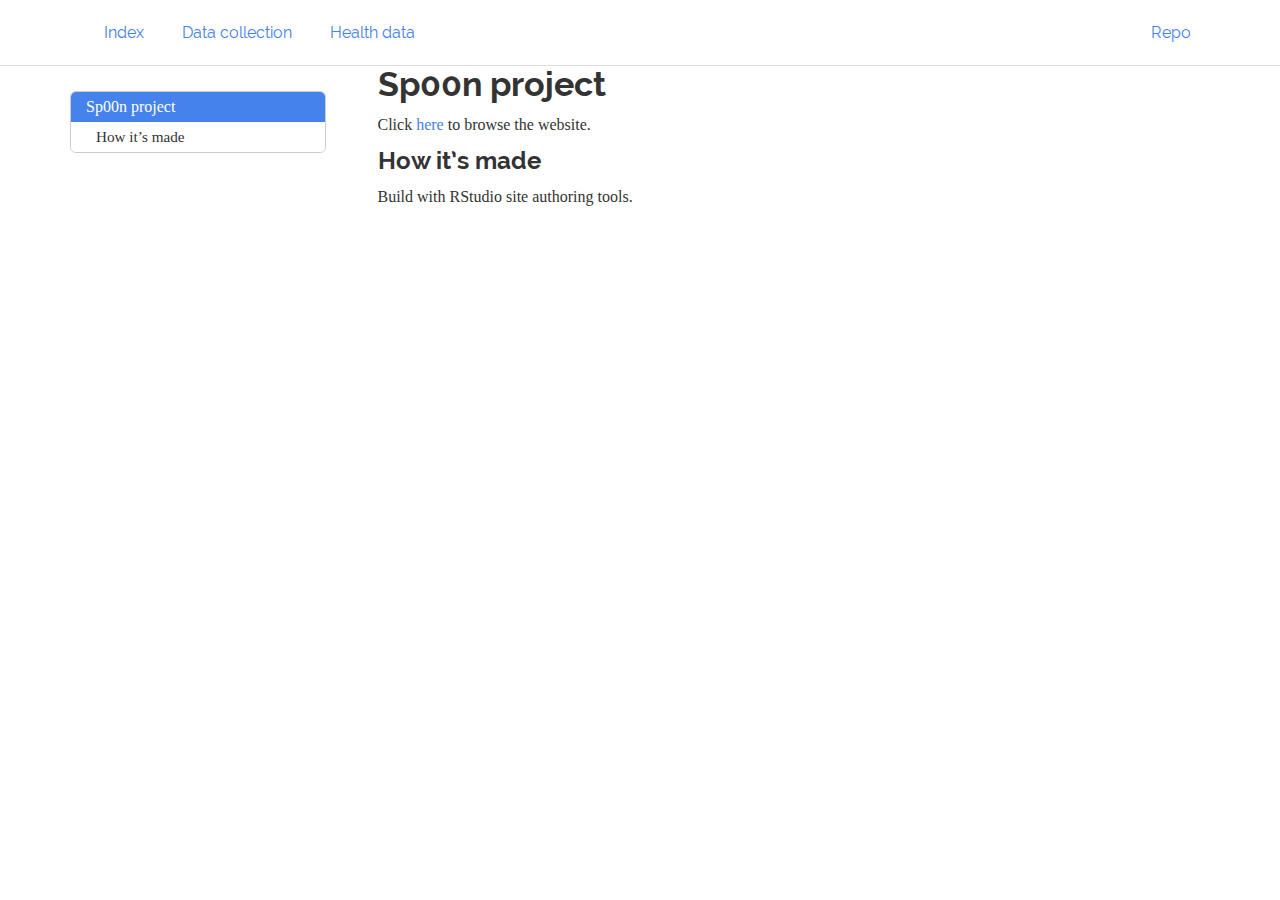
<file: docs/README.html>
<!DOCTYPE html>

<html xmlns="http://www.w3.org/1999/xhtml">

<head>

<meta charset="utf-8" />
<meta http-equiv="Content-Type" content="text/html; charset=utf-8" />
<meta name="generator" content="pandoc" />




<title></title>

<script src="site_libs/jquery-1.11.3/jquery.min.js"></script>
<meta name="viewport" content="width=device-width, initial-scale=1" />
<link href="site_libs/bootstrap-3.3.5/css/readable.min.css" rel="stylesheet" />
<script src="site_libs/bootstrap-3.3.5/js/bootstrap.min.js"></script>
<script src="site_libs/bootstrap-3.3.5/shim/html5shiv.min.js"></script>
<script src="site_libs/bootstrap-3.3.5/shim/respond.min.js"></script>
<script src="site_libs/jqueryui-1.11.4/jquery-ui.min.js"></script>
<link href="site_libs/tocify-1.9.1/jquery.tocify.css" rel="stylesheet" />
<script src="site_libs/tocify-1.9.1/jquery.tocify.js"></script>
<script src="site_libs/navigation-1.1/tabsets.js"></script>




<style type="text/css">
h1 {
  font-size: 34px;
}
h1.title {
  font-size: 38px;
}
h2 {
  font-size: 30px;
}
h3 {
  font-size: 24px;
}
h4 {
  font-size: 18px;
}
h5 {
  font-size: 16px;
}
h6 {
  font-size: 12px;
}
.table th:not([align]) {
  text-align: left;
}
</style>

<link rel="stylesheet" href="assets\custom.css" type="text/css" />

</head>

<body>

<style type = "text/css">
.main-container {
  max-width: 940px;
  margin-left: auto;
  margin-right: auto;
}
code {
  color: inherit;
  background-color: rgba(0, 0, 0, 0.04);
}
img {
  max-width:100%;
  height: auto;
}
.tabbed-pane {
  padding-top: 12px;
}
button.code-folding-btn:focus {
  outline: none;
}
</style>


<style type="text/css">
/* padding for bootstrap navbar */
body {
  padding-top: 66px;
  padding-bottom: 40px;
}
/* offset scroll position for anchor links (for fixed navbar)  */
.section h1 {
  padding-top: 71px;
  margin-top: -71px;
}

.section h2 {
  padding-top: 71px;
  margin-top: -71px;
}
.section h3 {
  padding-top: 71px;
  margin-top: -71px;
}
.section h4 {
  padding-top: 71px;
  margin-top: -71px;
}
.section h5 {
  padding-top: 71px;
  margin-top: -71px;
}
.section h6 {
  padding-top: 71px;
  margin-top: -71px;
}
</style>

<script>
// manage active state of menu based on current page
$(document).ready(function () {
  // active menu anchor
  href = window.location.pathname
  href = href.substr(href.lastIndexOf('/') + 1)
  if (href === "")
    href = "index.html";
  var menuAnchor = $('a[href="' + href + '"]');

  // mark it active
  menuAnchor.parent().addClass('active');

  // if it's got a parent navbar menu mark it active as well
  menuAnchor.closest('li.dropdown').addClass('active');
});
</script>


<div class="container-fluid main-container">

<!-- tabsets -->
<script>
$(document).ready(function () {
  window.buildTabsets("TOC");
});
</script>

<!-- code folding -->




<script>
$(document).ready(function ()  {

    // move toc-ignore selectors from section div to header
    $('div.section.toc-ignore')
        .removeClass('toc-ignore')
        .children('h1,h2,h3,h4,h5').addClass('toc-ignore');

    // establish options
    var options = {
      selectors: "h1,h2,h3",
      theme: "bootstrap3",
      context: '.toc-content',
      hashGenerator: function (text) {
        return text.replace(/[.\\/?&!#<>]/g, '').replace(/\s/g, '_').toLowerCase();
      },
      ignoreSelector: ".toc-ignore",
      scrollTo: 0
    };
    options.showAndHide = false;
    options.smoothScroll = true;

    // tocify
    var toc = $("#TOC").tocify(options).data("toc-tocify");
});
</script>

<style type="text/css">

#TOC {
  margin: 25px 0px 20px 0px;
}
@media (max-width: 768px) {
#TOC {
  position: relative;
  width: 100%;
}
}


.toc-content {
  padding-left: 30px;
  padding-right: 40px;
}

div.main-container {
  max-width: 1200px;
}

div.tocify {
  width: 20%;
  max-width: 260px;
  max-height: 85%;
}

@media (min-width: 768px) and (max-width: 991px) {
  div.tocify {
    width: 25%;
  }
}

@media (max-width: 767px) {
  div.tocify {
    width: 100%;
    max-width: none;
  }
}

.tocify ul, .tocify li {
  line-height: 20px;
}

.tocify-subheader .tocify-item {
  font-size: 0.90em;
  padding-left: 25px;
  text-indent: 0;
}

.tocify .list-group-item {
  border-radius: 0px;
}

.tocify-subheader {
  display: inline;
}
.tocify-subheader .tocify-item {
  font-size: 0.95em;
}

</style>

<!-- setup 3col/9col grid for toc_float and main content  -->
<div class="row-fluid">
<div class="col-xs-12 col-sm-4 col-md-3">
<div id="TOC" class="tocify">
</div>
</div>

<div class="toc-content col-xs-12 col-sm-8 col-md-9">




<div class="navbar navbar-default  navbar-fixed-top" role="navigation">
  <div class="container">
    <div class="navbar-header">
      <button type="button" class="navbar-toggle collapsed" data-toggle="collapse" data-target="#navbar">
        <span class="icon-bar"></span>
        <span class="icon-bar"></span>
        <span class="icon-bar"></span>
      </button>
      <a class="navbar-brand" href="index.html"></a>
    </div>
    <div id="navbar" class="navbar-collapse collapse">
      <ul class="nav navbar-nav">
        <li>
  <a href="index.html">Index</a>
</li>
<li>
  <a href="1_collect_data.html">Data collection</a>
</li>
<li>
  <a href="2_health_data.html">Health data</a>
</li>
      </ul>
      <ul class="nav navbar-nav navbar-right">
        <li>
  <a href="https://github.com/lgaborini/Sp00n-project">
    <span class="fa fa-github"></span>
     
    Repo
  </a>
</li>
      </ul>
    </div><!--/.nav-collapse -->
  </div><!--/.container -->
</div><!--/.navbar -->

<div class="fluid-row" id="header">




</div>


<div id="sp00n-project" class="section level1">
<h1>Sp00n project</h1>
<p>Click <a href="https://lgaborini.github.io/Sp00n-project/">here</a> to browse the website.</p>
<div id="how-its-made" class="section level3">
<h3>How it’s made</h3>
<p>Build with RStudio site authoring tools.</p>
</div>
</div>



</div>
</div>

</div>

<script>

// add bootstrap table styles to pandoc tables
function bootstrapStylePandocTables() {
  $('tr.header').parent('thead').parent('table').addClass('table table-condensed');
}
$(document).ready(function () {
  bootstrapStylePandocTables();
});


</script>

<!-- dynamically load mathjax for compatibility with self-contained -->
<script>
  (function () {
    var script = document.createElement("script");
    script.type = "text/javascript";
    script.src  = "https://mathjax.rstudio.com/latest/MathJax.js?config=TeX-AMS-MML_HTMLorMML";
    document.getElementsByTagName("head")[0].appendChild(script);
  })();
</script>

</body>
</html>
</file>
<file: docs/site_libs/pagedtable-1.1/css/pagedtable.css>
.pagedtable {
  overflow: auto;
  padding-left: 8px;
  padding-right: 8px;
}

.pagedtable-wrapper {
  border: 1px solid #ccc;
  border-radius: 4px;
  margin-bottom: 10px;
}

.pagedtable table {
  width: 100%;
  max-width: 100%;
  margin: 0;
}

.pagedtable th {
  padding: 0 5px 0 5px;
  border: none;
  border-bottom: 2px solid #dddddd;

  min-width: 45px;
}

.pagedtable-empty th {
  display: none;
}

.pagedtable td {
  padding: 0 4px 0 4px;
}

.pagedtable .even {
  background-color: #fcfcfc;
}

.pagedtable-padding-col {
  display: none;
}

.pagedtable a {
  -webkit-touch-callout: none;
  -webkit-user-select: none;
  -khtml-user-select: none;
  -moz-user-select: none;
  -ms-user-select: none;
  user-select: none;
}

.pagedtable-index-nav {
  cursor: pointer;
  padding: 0 5px 0 5px;
  float: right;
  border: 0;
}

.pagedtable-index-nav-disabled {
  cursor: default;
  text-decoration: none;
  color: #999;
}

a.pagedtable-index-nav-disabled:hover {
  text-decoration: none;
  color: #999;
}

.pagedtable-indexes {
  cursor: pointer;
  float: right;
  border: 0;
}

.pagedtable-index-current {
  cursor: default;
  text-decoration: none;
  font-weight: bold;
  color: #333;
  border: 0;
}

a.pagedtable-index-current:hover {
  text-decoration: none;
  font-weight: bold;
  color: #333;
}

.pagedtable-index {
  width: 30px;
  display: inline-block;
  text-align: center;
  border: 0;
}

.pagedtable-index-separator-left {
  display: inline-block;
  color: #333;
  font-size: 9px;
  padding: 0 0 0 0;
  cursor: default;
}

.pagedtable-index-separator-right {
  display: inline-block;
  color: #333;
  font-size: 9px;
  padding: 0 4px 0 0;
  cursor: default;
}

.pagedtable-footer {
  padding-top: 4px;
  padding-bottom: 5px;
}

.pagedtable-not-empty .pagedtable-footer {
  border-top: 2px solid #dddddd;
}

.pagedtable-info {
  overflow: hidden;
  color: #999;
  white-space: nowrap;
  text-overflow: ellipsis;
}

.pagedtable-header-name {
  overflow: hidden;
  text-overflow: ellipsis;
}

.pagedtable-header-type {
  color: #999;
  font-weight: 400;
}

.pagedtable-na-cell {
  font-style: italic;
  opacity: 0.3;
}
</file>
<file: docs/site_libs/bootstrap-3.3.5/css/readable.min.css>
@font-face {
  font-family: 'Raleway';
  font-style: normal;
  font-weight: 400;
  src: url(fonts/Raleway.ttf) format('truetype');
}
@font-face {
  font-family: 'Raleway';
  font-style: normal;
  font-weight: 700;
  src: url(fonts/RalewayBold.ttf) format('truetype');
}

/*!
 * bootswatch v3.3.6
 * Homepage: http://bootswatch.com
 * Copyright 2012-2015 Thomas Park
 * Licensed under MIT
 * Based on Bootstrap
*//*!
 * Bootstrap v3.3.6 (http://getbootstrap.com)
 * Copyright 2011-2015 Twitter, Inc.
 * Licensed under MIT (https://github.com/twbs/bootstrap/blob/master/LICENSE)
 *//*! normalize.css v3.0.3 | MIT License | github.com/necolas/normalize.css */html{font-family:sans-serif;-ms-text-size-adjust:100%;-webkit-text-size-adjust:100%}body{margin:0}article,aside,details,figcaption,figure,footer,header,hgroup,main,menu,nav,section,summary{display:block}audio,canvas,progress,video{display:inline-block;vertical-align:baseline}audio:not([controls]){display:none;height:0}[hidden],template{display:none}a{background-color:transparent}a:active,a:hover{outline:0}abbr[title]{border-bottom:1px dotted}b,strong{font-weight:bold}dfn{font-style:italic}h1{font-size:2em;margin:0.67em 0}mark{background:#ff0;color:#000}small{font-size:80%}sub,sup{font-size:75%;line-height:0;position:relative;vertical-align:baseline}sup{top:-0.5em}sub{bottom:-0.25em}img{border:0}svg:not(:root){overflow:hidden}figure{margin:1em 40px}hr{-webkit-box-sizing:content-box;-moz-box-sizing:content-box;box-sizing:content-box;height:0}pre{overflow:auto}code,kbd,pre,samp{font-family:monospace, monospace;font-size:1em}button,input,optgroup,select,textarea{color:inherit;font:inherit;margin:0}button{overflow:visible}button,select{text-transform:none}button,html input[type="button"],input[type="reset"],input[type="submit"]{-webkit-appearance:button;cursor:pointer}button[disabled],html input[disabled]{cursor:default}button::-moz-focus-inner,input::-moz-focus-inner{border:0;padding:0}input{line-height:normal}input[type="checkbox"],input[type="radio"]{-webkit-box-sizing:border-box;-moz-box-sizing:border-box;box-sizing:border-box;padding:0}input[type="number"]::-webkit-inner-spin-button,input[type="number"]::-webkit-outer-spin-button{height:auto}input[type="search"]{-webkit-appearance:textfield;-webkit-box-sizing:content-box;-moz-box-sizing:content-box;box-sizing:content-box}input[type="search"]::-webkit-search-cancel-button,input[type="search"]::-webkit-search-decoration{-webkit-appearance:none}fieldset{border:1px solid #c0c0c0;margin:0 2px;padding:0.35em 0.625em 0.75em}legend{border:0;padding:0}textarea{overflow:auto}optgroup{font-weight:bold}table{border-collapse:collapse;border-spacing:0}td,th{padding:0}/*! Source: https://github.com/h5bp/html5-boilerplate/blob/master/src/css/main.css */@media print{*,*:before,*:after{background:transparent !important;color:#000 !important;-webkit-box-shadow:none !important;box-shadow:none !important;text-shadow:none !important}a,a:visited{text-decoration:underline}a[href]:after{content:" (" attr(href) ")"}abbr[title]:after{content:" (" attr(title) ")"}a[href^="#"]:after,a[href^="javascript:"]:after{content:""}pre,blockquote{border:1px solid #999;page-break-inside:avoid}thead{display:table-header-group}tr,img{page-break-inside:avoid}img{max-width:100% !important}p,h2,h3{orphans:3;widows:3}h2,h3{page-break-after:avoid}.navbar{display:none}.btn>.caret,.dropup>.btn>.caret{border-top-color:#000 !important}.label{border:1px solid #000}.table{border-collapse:collapse !important}.table td,.table th{background-color:#fff !important}.table-bordered th,.table-bordered td{border:1px solid #ddd !important}}@font-face{font-family:'Glyphicons Halflings';src:url('../fonts/glyphicons-halflings-regular.eot');src:url('../fonts/glyphicons-halflings-regular.eot?#iefix') format('embedded-opentype'),url('../fonts/glyphicons-halflings-regular.woff') format('woff'),url('../fonts/glyphicons-halflings-regular.ttf') format('truetype'),url('../fonts/glyphicons-halflings-regular.svg#glyphicons_halflingsregular') format('svg')}.glyphicon{position:relative;top:1px;display:inline-block;font-family:'Glyphicons Halflings';font-style:normal;font-weight:normal;line-height:1;-webkit-font-smoothing:antialiased;-moz-osx-font-smoothing:grayscale}.glyphicon-asterisk:before{content:"\002a"}.glyphicon-plus:before{content:"\002b"}.glyphicon-euro:before,.glyphicon-eur:before{content:"\20ac"}.glyphicon-minus:before{content:"\2212"}.glyphicon-cloud:before{content:"\2601"}.glyphicon-envelope:before{content:"\2709"}.glyphicon-pencil:before{content:"\270f"}.glyphicon-glass:before{content:"\e001"}.glyphicon-music:before{content:"\e002"}.glyphicon-search:before{content:"\e003"}.glyphicon-heart:before{content:"\e005"}.glyphicon-star:before{content:"\e006"}.glyphicon-star-empty:before{content:"\e007"}.glyphicon-user:before{content:"\e008"}.glyphicon-film:before{content:"\e009"}.glyphicon-th-large:before{content:"\e010"}.glyphicon-th:before{content:"\e011"}.glyphicon-th-list:before{content:"\e012"}.glyphicon-ok:before{content:"\e013"}.glyphicon-remove:before{content:"\e014"}.glyphicon-zoom-in:before{content:"\e015"}.glyphicon-zoom-out:before{content:"\e016"}.glyphicon-off:before{content:"\e017"}.glyphicon-signal:before{content:"\e018"}.glyphicon-cog:before{content:"\e019"}.glyphicon-trash:before{content:"\e020"}.glyphicon-home:before{content:"\e021"}.glyphicon-file:before{content:"\e022"}.glyphicon-time:before{content:"\e023"}.glyphicon-road:before{content:"\e024"}.glyphicon-download-alt:before{content:"\e025"}.glyphicon-download:before{content:"\e026"}.glyphicon-upload:before{content:"\e027"}.glyphicon-inbox:before{content:"\e028"}.glyphicon-play-circle:before{content:"\e029"}.glyphicon-repeat:before{content:"\e030"}.glyphicon-refresh:before{content:"\e031"}.glyphicon-list-alt:before{content:"\e032"}.glyphicon-lock:before{content:"\e033"}.glyphicon-flag:before{content:"\e034"}.glyphicon-headphones:before{content:"\e035"}.glyphicon-volume-off:before{content:"\e036"}.glyphicon-volume-down:before{content:"\e037"}.glyphicon-volume-up:before{content:"\e038"}.glyphicon-qrcode:before{content:"\e039"}.glyphicon-barcode:before{content:"\e040"}.glyphicon-tag:before{content:"\e041"}.glyphicon-tags:before{content:"\e042"}.glyphicon-book:before{content:"\e043"}.glyphicon-bookmark:before{content:"\e044"}.glyphicon-print:before{content:"\e045"}.glyphicon-camera:before{content:"\e046"}.glyphicon-font:before{content:"\e047"}.glyphicon-bold:before{content:"\e048"}.glyphicon-italic:before{content:"\e049"}.glyphicon-text-height:before{content:"\e050"}.glyphicon-text-width:before{content:"\e051"}.glyphicon-align-left:before{content:"\e052"}.glyphicon-align-center:before{content:"\e053"}.glyphicon-align-right:before{content:"\e054"}.glyphicon-align-justify:before{content:"\e055"}.glyphicon-list:before{content:"\e056"}.glyphicon-indent-left:before{content:"\e057"}.glyphicon-indent-right:before{content:"\e058"}.glyphicon-facetime-video:before{content:"\e059"}.glyphicon-picture:before{content:"\e060"}.glyphicon-map-marker:before{content:"\e062"}.glyphicon-adjust:before{content:"\e063"}.glyphicon-tint:before{content:"\e064"}.glyphicon-edit:before{content:"\e065"}.glyphicon-share:before{content:"\e066"}.glyphicon-check:before{content:"\e067"}.glyphicon-move:before{content:"\e068"}.glyphicon-step-backward:before{content:"\e069"}.glyphicon-fast-backward:before{content:"\e070"}.glyphicon-backward:before{content:"\e071"}.glyphicon-play:before{content:"\e072"}.glyphicon-pause:before{content:"\e073"}.glyphicon-stop:before{content:"\e074"}.glyphicon-forward:before{content:"\e075"}.glyphicon-fast-forward:before{content:"\e076"}.glyphicon-step-forward:before{content:"\e077"}.glyphicon-eject:before{content:"\e078"}.glyphicon-chevron-left:before{content:"\e079"}.glyphicon-chevron-right:before{content:"\e080"}.glyphicon-plus-sign:before{content:"\e081"}.glyphicon-minus-sign:before{content:"\e082"}.glyphicon-remove-sign:before{content:"\e083"}.glyphicon-ok-sign:before{content:"\e084"}.glyphicon-question-sign:before{content:"\e085"}.glyphicon-info-sign:before{content:"\e086"}.glyphicon-screenshot:before{content:"\e087"}.glyphicon-remove-circle:before{content:"\e088"}.glyphicon-ok-circle:before{content:"\e089"}.glyphicon-ban-circle:before{content:"\e090"}.glyphicon-arrow-left:before{content:"\e091"}.glyphicon-arrow-right:before{content:"\e092"}.glyphicon-arrow-up:before{content:"\e093"}.glyphicon-arrow-down:before{content:"\e094"}.glyphicon-share-alt:before{content:"\e095"}.glyphicon-resize-full:before{content:"\e096"}.glyphicon-resize-small:before{content:"\e097"}.glyphicon-exclamation-sign:before{content:"\e101"}.glyphicon-gift:before{content:"\e102"}.glyphicon-leaf:before{content:"\e103"}.glyphicon-fire:before{content:"\e104"}.glyphicon-eye-open:before{content:"\e105"}.glyphicon-eye-close:before{content:"\e106"}.glyphicon-warning-sign:before{content:"\e107"}.glyphicon-plane:before{content:"\e108"}.glyphicon-calendar:before{content:"\e109"}.glyphicon-random:before{content:"\e110"}.glyphicon-comment:before{content:"\e111"}.glyphicon-magnet:before{content:"\e112"}.glyphicon-chevron-up:before{content:"\e113"}.glyphicon-chevron-down:before{content:"\e114"}.glyphicon-retweet:before{content:"\e115"}.glyphicon-shopping-cart:before{content:"\e116"}.glyphicon-folder-close:before{content:"\e117"}.glyphicon-folder-open:before{content:"\e118"}.glyphicon-resize-vertical:before{content:"\e119"}.glyphicon-resize-horizontal:before{content:"\e120"}.glyphicon-hdd:before{content:"\e121"}.glyphicon-bullhorn:before{content:"\e122"}.glyphicon-bell:before{content:"\e123"}.glyphicon-certificate:before{content:"\e124"}.glyphicon-thumbs-up:before{content:"\e125"}.glyphicon-thumbs-down:before{content:"\e126"}.glyphicon-hand-right:before{content:"\e127"}.glyphicon-hand-left:before{content:"\e128"}.glyphicon-hand-up:before{content:"\e129"}.glyphicon-hand-down:before{content:"\e130"}.glyphicon-circle-arrow-right:before{content:"\e131"}.glyphicon-circle-arrow-left:before{content:"\e132"}.glyphicon-circle-arrow-up:before{content:"\e133"}.glyphicon-circle-arrow-down:before{content:"\e134"}.glyphicon-globe:before{content:"\e135"}.glyphicon-wrench:before{content:"\e136"}.glyphicon-tasks:before{content:"\e137"}.glyphicon-filter:before{content:"\e138"}.glyphicon-briefcase:before{content:"\e139"}.glyphicon-fullscreen:before{content:"\e140"}.glyphicon-dashboard:before{content:"\e141"}.glyphicon-paperclip:before{content:"\e142"}.glyphicon-heart-empty:before{content:"\e143"}.glyphicon-link:before{content:"\e144"}.glyphicon-phone:before{content:"\e145"}.glyphicon-pushpin:before{content:"\e146"}.glyphicon-usd:before{content:"\e148"}.glyphicon-gbp:before{content:"\e149"}.glyphicon-sort:before{content:"\e150"}.glyphicon-sort-by-alphabet:before{content:"\e151"}.glyphicon-sort-by-alphabet-alt:before{content:"\e152"}.glyphicon-sort-by-order:before{content:"\e153"}.glyphicon-sort-by-order-alt:before{content:"\e154"}.glyphicon-sort-by-attributes:before{content:"\e155"}.glyphicon-sort-by-attributes-alt:before{content:"\e156"}.glyphicon-unchecked:before{content:"\e157"}.glyphicon-expand:before{content:"\e158"}.glyphicon-collapse-down:before{content:"\e159"}.glyphicon-collapse-up:before{content:"\e160"}.glyphicon-log-in:before{content:"\e161"}.glyphicon-flash:before{content:"\e162"}.glyphicon-log-out:before{content:"\e163"}.glyphicon-new-window:before{content:"\e164"}.glyphicon-record:before{content:"\e165"}.glyphicon-save:before{content:"\e166"}.glyphicon-open:before{content:"\e167"}.glyphicon-saved:before{content:"\e168"}.glyphicon-import:before{content:"\e169"}.glyphicon-export:before{content:"\e170"}.glyphicon-send:before{content:"\e171"}.glyphicon-floppy-disk:before{content:"\e172"}.glyphicon-floppy-saved:before{content:"\e173"}.glyphicon-floppy-remove:before{content:"\e174"}.glyphicon-floppy-save:before{content:"\e175"}.glyphicon-floppy-open:before{content:"\e176"}.glyphicon-credit-card:before{content:"\e177"}.glyphicon-transfer:before{content:"\e178"}.glyphicon-cutlery:before{content:"\e179"}.glyphicon-header:before{content:"\e180"}.glyphicon-compressed:before{content:"\e181"}.glyphicon-earphone:before{content:"\e182"}.glyphicon-phone-alt:before{content:"\e183"}.glyphicon-tower:before{content:"\e184"}.glyphicon-stats:before{content:"\e185"}.glyphicon-sd-video:before{content:"\e186"}.glyphicon-hd-video:before{content:"\e187"}.glyphicon-subtitles:before{content:"\e188"}.glyphicon-sound-stereo:before{content:"\e189"}.glyphicon-sound-dolby:before{content:"\e190"}.glyphicon-sound-5-1:before{content:"\e191"}.glyphicon-sound-6-1:before{content:"\e192"}.glyphicon-sound-7-1:before{content:"\e193"}.glyphicon-copyright-mark:before{content:"\e194"}.glyphicon-registration-mark:before{content:"\e195"}.glyphicon-cloud-download:before{content:"\e197"}.glyphicon-cloud-upload:before{content:"\e198"}.glyphicon-tree-conifer:before{content:"\e199"}.glyphicon-tree-deciduous:before{content:"\e200"}.glyphicon-cd:before{content:"\e201"}.glyphicon-save-file:before{content:"\e202"}.glyphicon-open-file:before{content:"\e203"}.glyphicon-level-up:before{content:"\e204"}.glyphicon-copy:before{content:"\e205"}.glyphicon-paste:before{content:"\e206"}.glyphicon-alert:before{content:"\e209"}.glyphicon-equalizer:before{content:"\e210"}.glyphicon-king:before{content:"\e211"}.glyphicon-queen:before{content:"\e212"}.glyphicon-pawn:before{content:"\e213"}.glyphicon-bishop:before{content:"\e214"}.glyphicon-knight:before{content:"\e215"}.glyphicon-baby-formula:before{content:"\e216"}.glyphicon-tent:before{content:"\26fa"}.glyphicon-blackboard:before{content:"\e218"}.glyphicon-bed:before{content:"\e219"}.glyphicon-apple:before{content:"\f8ff"}.glyphicon-erase:before{content:"\e221"}.glyphicon-hourglass:before{content:"\231b"}.glyphicon-lamp:before{content:"\e223"}.glyphicon-duplicate:before{content:"\e224"}.glyphicon-piggy-bank:before{content:"\e225"}.glyphicon-scissors:before{content:"\e226"}.glyphicon-bitcoin:before{content:"\e227"}.glyphicon-btc:before{content:"\e227"}.glyphicon-xbt:before{content:"\e227"}.glyphicon-yen:before{content:"\00a5"}.glyphicon-jpy:before{content:"\00a5"}.glyphicon-ruble:before{content:"\20bd"}.glyphicon-rub:before{content:"\20bd"}.glyphicon-scale:before{content:"\e230"}.glyphicon-ice-lolly:before{content:"\e231"}.glyphicon-ice-lolly-tasted:before{content:"\e232"}.glyphicon-education:before{content:"\e233"}.glyphicon-option-horizontal:before{content:"\e234"}.glyphicon-option-vertical:before{content:"\e235"}.glyphicon-menu-hamburger:before{content:"\e236"}.glyphicon-modal-window:before{content:"\e237"}.glyphicon-oil:before{content:"\e238"}.glyphicon-grain:before{content:"\e239"}.glyphicon-sunglasses:before{content:"\e240"}.glyphicon-text-size:before{content:"\e241"}.glyphicon-text-color:before{content:"\e242"}.glyphicon-text-background:before{content:"\e243"}.glyphicon-object-align-top:before{content:"\e244"}.glyphicon-object-align-bottom:before{content:"\e245"}.glyphicon-object-align-horizontal:before{content:"\e246"}.glyphicon-object-align-left:before{content:"\e247"}.glyphicon-object-align-vertical:before{content:"\e248"}.glyphicon-object-align-right:before{content:"\e249"}.glyphicon-triangle-right:before{content:"\e250"}.glyphicon-triangle-left:before{content:"\e251"}.glyphicon-triangle-bottom:before{content:"\e252"}.glyphicon-triangle-top:before{content:"\e253"}.glyphicon-console:before{content:"\e254"}.glyphicon-superscript:before{content:"\e255"}.glyphicon-subscript:before{content:"\e256"}.glyphicon-menu-left:before{content:"\e257"}.glyphicon-menu-right:before{content:"\e258"}.glyphicon-menu-down:before{content:"\e259"}.glyphicon-menu-up:before{content:"\e260"}*{-webkit-box-sizing:border-box;-moz-box-sizing:border-box;box-sizing:border-box}*:before,*:after{-webkit-box-sizing:border-box;-moz-box-sizing:border-box;box-sizing:border-box}html{font-size:10px;-webkit-tap-highlight-color:rgba(0,0,0,0)}body{font-family:Georgia,"Times New Roman",Times,serif;font-size:16px;line-height:1.42857143;color:#333333;background-color:#ffffff}input,button,select,textarea{font-family:inherit;font-size:inherit;line-height:inherit}a{color:#4582ec;text-decoration:none}a:hover,a:focus{color:#134fb8;text-decoration:underline}a:focus{outline:thin dotted;outline:5px auto -webkit-focus-ring-color;outline-offset:-2px}figure{margin:0}img{vertical-align:middle}.img-responsive,.thumbnail>img,.thumbnail a>img,.carousel-inner>.item>img,.carousel-inner>.item>a>img{display:block;max-width:100%;height:auto}.img-rounded{border-radius:6px}.img-thumbnail{padding:4px;line-height:1.42857143;background-color:#ffffff;border:1px solid #dddddd;border-radius:4px;-webkit-transition:all .2s ease-in-out;-o-transition:all .2s ease-in-out;transition:all .2s ease-in-out;display:inline-block;max-width:100%;height:auto}.img-circle{border-radius:50%}hr{margin-top:22px;margin-bottom:22px;border:0;border-top:1px solid #eeeeee}.sr-only{position:absolute;width:1px;height:1px;margin:-1px;padding:0;overflow:hidden;clip:rect(0, 0, 0, 0);border:0}.sr-only-focusable:active,.sr-only-focusable:focus{position:static;width:auto;height:auto;margin:0;overflow:visible;clip:auto}[role="button"]{cursor:pointer}h1,h2,h3,h4,h5,h6,.h1,.h2,.h3,.h4,.h5,.h6{font-family:"Raleway","Helvetica Neue",Helvetica,Arial,sans-serif;font-weight:bold;line-height:1.1;color:inherit}h1 small,h2 small,h3 small,h4 small,h5 small,h6 small,.h1 small,.h2 small,.h3 small,.h4 small,.h5 small,.h6 small,h1 .small,h2 .small,h3 .small,h4 .small,h5 .small,h6 .small,.h1 .small,.h2 .small,.h3 .small,.h4 .small,.h5 .small,.h6 .small{font-weight:normal;line-height:1;color:#b3b3b3}h1,.h1,h2,.h2,h3,.h3{margin-top:22px;margin-bottom:11px}h1 small,.h1 small,h2 small,.h2 small,h3 small,.h3 small,h1 .small,.h1 .small,h2 .small,.h2 .small,h3 .small,.h3 .small{font-size:65%}h4,.h4,h5,.h5,h6,.h6{margin-top:11px;margin-bottom:11px}h4 small,.h4 small,h5 small,.h5 small,h6 small,.h6 small,h4 .small,.h4 .small,h5 .small,.h5 .small,h6 .small,.h6 .small{font-size:75%}h1,.h1{font-size:41px}h2,.h2{font-size:34px}h3,.h3{font-size:28px}h4,.h4{font-size:20px}h5,.h5{font-size:16px}h6,.h6{font-size:14px}p{margin:0 0 11px}.lead{margin-bottom:22px;font-size:18px;font-weight:300;line-height:1.4}@media (min-width:768px){.lead{font-size:24px}}small,.small{font-size:87%}mark,.mark{background-color:#fcf8e3;padding:.2em}.text-left{text-align:left}.text-right{text-align:right}.text-center{text-align:center}.text-justify{text-align:justify}.text-nowrap{white-space:nowrap}.text-lowercase{text-transform:lowercase}.text-uppercase{text-transform:uppercase}.text-capitalize{text-transform:capitalize}.text-muted{color:#b3b3b3}.text-primary{color:#4582ec}a.text-primary:hover,a.text-primary:focus{color:#1863e6}.text-success{color:#3fad46}a.text-success:hover,a.text-success:focus{color:#318837}.text-info{color:#5bc0de}a.text-info:hover,a.text-info:focus{color:#31b0d5}.text-warning{color:#f0ad4e}a.text-warning:hover,a.text-warning:focus{color:#ec971f}.text-danger{color:#d9534f}a.text-danger:hover,a.text-danger:focus{color:#c9302c}.bg-primary{color:#fff;background-color:#4582ec}a.bg-primary:hover,a.bg-primary:focus{background-color:#1863e6}.bg-success{background-color:#dff0d8}a.bg-success:hover,a.bg-success:focus{background-color:#c1e2b3}.bg-info{background-color:#d9edf7}a.bg-info:hover,a.bg-info:focus{background-color:#afd9ee}.bg-warning{background-color:#fcf8e3}a.bg-warning:hover,a.bg-warning:focus{background-color:#f7ecb5}.bg-danger{background-color:#f2dede}a.bg-danger:hover,a.bg-danger:focus{background-color:#e4b9b9}.page-header{padding-bottom:10px;margin:44px 0 22px;border-bottom:1px solid #dddddd}ul,ol{margin-top:0;margin-bottom:11px}ul ul,ol ul,ul ol,ol ol{margin-bottom:0}.list-unstyled{padding-left:0;list-style:none}.list-inline{padding-left:0;list-style:none;margin-left:-5px}.list-inline>li{display:inline-block;padding-left:5px;padding-right:5px}dl{margin-top:0;margin-bottom:22px}dt,dd{line-height:1.42857143}dt{font-weight:bold}dd{margin-left:0}@media (min-width:768px){.dl-horizontal dt{float:left;width:160px;clear:left;text-align:right;overflow:hidden;text-overflow:ellipsis;white-space:nowrap}.dl-horizontal dd{margin-left:180px}}abbr[title],abbr[data-original-title]{cursor:help;border-bottom:1px dotted #b3b3b3}.initialism{font-size:90%;text-transform:uppercase}blockquote{padding:11px 22px;margin:0 0 22px;font-size:20px;border-left:5px solid #4582ec}blockquote p:last-child,blockquote ul:last-child,blockquote ol:last-child{margin-bottom:0}blockquote footer,blockquote small,blockquote .small{display:block;font-size:80%;line-height:1.42857143;color:#333333}blockquote footer:before,blockquote small:before,blockquote .small:before{content:'\2014 \00A0'}.blockquote-reverse,blockquote.pull-right{padding-right:15px;padding-left:0;border-right:5px solid #4582ec;border-left:0;text-align:right}.blockquote-reverse footer:before,blockquote.pull-right footer:before,.blockquote-reverse small:before,blockquote.pull-right small:before,.blockquote-reverse .small:before,blockquote.pull-right .small:before{content:''}.blockquote-reverse footer:after,blockquote.pull-right footer:after,.blockquote-reverse small:after,blockquote.pull-right small:after,.blockquote-reverse .small:after,blockquote.pull-right .small:after{content:'\00A0 \2014'}address{margin-bottom:22px;font-style:normal;line-height:1.42857143}code,kbd,pre,samp{font-family:monospace}code{padding:2px 4px;font-size:90%;color:#c7254e;background-color:#f9f2f4;border-radius:4px}kbd{padding:2px 4px;font-size:90%;color:#ffffff;background-color:#333333;border-radius:3px;-webkit-box-shadow:inset 0 -1px 0 rgba(0,0,0,0.25);box-shadow:inset 0 -1px 0 rgba(0,0,0,0.25)}kbd kbd{padding:0;font-size:100%;font-weight:bold;-webkit-box-shadow:none;box-shadow:none}pre{display:block;padding:10.5px;margin:0 0 11px;font-size:15px;line-height:1.42857143;word-break:break-all;word-wrap:break-word;color:#333333;background-color:#f5f5f5;border:1px solid #cccccc;border-radius:4px}pre code{padding:0;font-size:inherit;color:inherit;white-space:pre-wrap;background-color:transparent;border-radius:0}.pre-scrollable{max-height:340px;overflow-y:scroll}.container{margin-right:auto;margin-left:auto;padding-left:15px;padding-right:15px}@media (min-width:768px){.container{width:750px}}@media (min-width:992px){.container{width:970px}}@media (min-width:1200px){.container{width:1170px}}.container-fluid{margin-right:auto;margin-left:auto;padding-left:15px;padding-right:15px}.row{margin-left:-15px;margin-right:-15px}.col-xs-1,.col-sm-1,.col-md-1,.col-lg-1,.col-xs-2,.col-sm-2,.col-md-2,.col-lg-2,.col-xs-3,.col-sm-3,.col-md-3,.col-lg-3,.col-xs-4,.col-sm-4,.col-md-4,.col-lg-4,.col-xs-5,.col-sm-5,.col-md-5,.col-lg-5,.col-xs-6,.col-sm-6,.col-md-6,.col-lg-6,.col-xs-7,.col-sm-7,.col-md-7,.col-lg-7,.col-xs-8,.col-sm-8,.col-md-8,.col-lg-8,.col-xs-9,.col-sm-9,.col-md-9,.col-lg-9,.col-xs-10,.col-sm-10,.col-md-10,.col-lg-10,.col-xs-11,.col-sm-11,.col-md-11,.col-lg-11,.col-xs-12,.col-sm-12,.col-md-12,.col-lg-12{position:relative;min-height:1px;padding-left:15px;padding-right:15px}.col-xs-1,.col-xs-2,.col-xs-3,.col-xs-4,.col-xs-5,.col-xs-6,.col-xs-7,.col-xs-8,.col-xs-9,.col-xs-10,.col-xs-11,.col-xs-12{float:left}.col-xs-12{width:100%}.col-xs-11{width:91.66666667%}.col-xs-10{width:83.33333333%}.col-xs-9{width:75%}.col-xs-8{width:66.66666667%}.col-xs-7{width:58.33333333%}.col-xs-6{width:50%}.col-xs-5{width:41.66666667%}.col-xs-4{width:33.33333333%}.col-xs-3{width:25%}.col-xs-2{width:16.66666667%}.col-xs-1{width:8.33333333%}.col-xs-pull-12{right:100%}.col-xs-pull-11{right:91.66666667%}.col-xs-pull-10{right:83.33333333%}.col-xs-pull-9{right:75%}.col-xs-pull-8{right:66.66666667%}.col-xs-pull-7{right:58.33333333%}.col-xs-pull-6{right:50%}.col-xs-pull-5{right:41.66666667%}.col-xs-pull-4{right:33.33333333%}.col-xs-pull-3{right:25%}.col-xs-pull-2{right:16.66666667%}.col-xs-pull-1{right:8.33333333%}.col-xs-pull-0{right:auto}.col-xs-push-12{left:100%}.col-xs-push-11{left:91.66666667%}.col-xs-push-10{left:83.33333333%}.col-xs-push-9{left:75%}.col-xs-push-8{left:66.66666667%}.col-xs-push-7{left:58.33333333%}.col-xs-push-6{left:50%}.col-xs-push-5{left:41.66666667%}.col-xs-push-4{left:33.33333333%}.col-xs-push-3{left:25%}.col-xs-push-2{left:16.66666667%}.col-xs-push-1{left:8.33333333%}.col-xs-push-0{left:auto}.col-xs-offset-12{margin-left:100%}.col-xs-offset-11{margin-left:91.66666667%}.col-xs-offset-10{margin-left:83.33333333%}.col-xs-offset-9{margin-left:75%}.col-xs-offset-8{margin-left:66.66666667%}.col-xs-offset-7{margin-left:58.33333333%}.col-xs-offset-6{margin-left:50%}.col-xs-offset-5{margin-left:41.66666667%}.col-xs-offset-4{margin-left:33.33333333%}.col-xs-offset-3{margin-left:25%}.col-xs-offset-2{margin-left:16.66666667%}.col-xs-offset-1{margin-left:8.33333333%}.col-xs-offset-0{margin-left:0%}@media (min-width:768px){.col-sm-1,.col-sm-2,.col-sm-3,.col-sm-4,.col-sm-5,.col-sm-6,.col-sm-7,.col-sm-8,.col-sm-9,.col-sm-10,.col-sm-11,.col-sm-12{float:left}.col-sm-12{width:100%}.col-sm-11{width:91.66666667%}.col-sm-10{width:83.33333333%}.col-sm-9{width:75%}.col-sm-8{width:66.66666667%}.col-sm-7{width:58.33333333%}.col-sm-6{width:50%}.col-sm-5{width:41.66666667%}.col-sm-4{width:33.33333333%}.col-sm-3{width:25%}.col-sm-2{width:16.66666667%}.col-sm-1{width:8.33333333%}.col-sm-pull-12{right:100%}.col-sm-pull-11{right:91.66666667%}.col-sm-pull-10{right:83.33333333%}.col-sm-pull-9{right:75%}.col-sm-pull-8{right:66.66666667%}.col-sm-pull-7{right:58.33333333%}.col-sm-pull-6{right:50%}.col-sm-pull-5{right:41.66666667%}.col-sm-pull-4{right:33.33333333%}.col-sm-pull-3{right:25%}.col-sm-pull-2{right:16.66666667%}.col-sm-pull-1{right:8.33333333%}.col-sm-pull-0{right:auto}.col-sm-push-12{left:100%}.col-sm-push-11{left:91.66666667%}.col-sm-push-10{left:83.33333333%}.col-sm-push-9{left:75%}.col-sm-push-8{left:66.66666667%}.col-sm-push-7{left:58.33333333%}.col-sm-push-6{left:50%}.col-sm-push-5{left:41.66666667%}.col-sm-push-4{left:33.33333333%}.col-sm-push-3{left:25%}.col-sm-push-2{left:16.66666667%}.col-sm-push-1{left:8.33333333%}.col-sm-push-0{left:auto}.col-sm-offset-12{margin-left:100%}.col-sm-offset-11{margin-left:91.66666667%}.col-sm-offset-10{margin-left:83.33333333%}.col-sm-offset-9{margin-left:75%}.col-sm-offset-8{margin-left:66.66666667%}.col-sm-offset-7{margin-left:58.33333333%}.col-sm-offset-6{margin-left:50%}.col-sm-offset-5{margin-left:41.66666667%}.col-sm-offset-4{margin-left:33.33333333%}.col-sm-offset-3{margin-left:25%}.col-sm-offset-2{margin-left:16.66666667%}.col-sm-offset-1{margin-left:8.33333333%}.col-sm-offset-0{margin-left:0%}}@media (min-width:992px){.col-md-1,.col-md-2,.col-md-3,.col-md-4,.col-md-5,.col-md-6,.col-md-7,.col-md-8,.col-md-9,.col-md-10,.col-md-11,.col-md-12{float:left}.col-md-12{width:100%}.col-md-11{width:91.66666667%}.col-md-10{width:83.33333333%}.col-md-9{width:75%}.col-md-8{width:66.66666667%}.col-md-7{width:58.33333333%}.col-md-6{width:50%}.col-md-5{width:41.66666667%}.col-md-4{width:33.33333333%}.col-md-3{width:25%}.col-md-2{width:16.66666667%}.col-md-1{width:8.33333333%}.col-md-pull-12{right:100%}.col-md-pull-11{right:91.66666667%}.col-md-pull-10{right:83.33333333%}.col-md-pull-9{right:75%}.col-md-pull-8{right:66.66666667%}.col-md-pull-7{right:58.33333333%}.col-md-pull-6{right:50%}.col-md-pull-5{right:41.66666667%}.col-md-pull-4{right:33.33333333%}.col-md-pull-3{right:25%}.col-md-pull-2{right:16.66666667%}.col-md-pull-1{right:8.33333333%}.col-md-pull-0{right:auto}.col-md-push-12{left:100%}.col-md-push-11{left:91.66666667%}.col-md-push-10{left:83.33333333%}.col-md-push-9{left:75%}.col-md-push-8{left:66.66666667%}.col-md-push-7{left:58.33333333%}.col-md-push-6{left:50%}.col-md-push-5{left:41.66666667%}.col-md-push-4{left:33.33333333%}.col-md-push-3{left:25%}.col-md-push-2{left:16.66666667%}.col-md-push-1{left:8.33333333%}.col-md-push-0{left:auto}.col-md-offset-12{margin-left:100%}.col-md-offset-11{margin-left:91.66666667%}.col-md-offset-10{margin-left:83.33333333%}.col-md-offset-9{margin-left:75%}.col-md-offset-8{margin-left:66.66666667%}.col-md-offset-7{margin-left:58.33333333%}.col-md-offset-6{margin-left:50%}.col-md-offset-5{margin-left:41.66666667%}.col-md-offset-4{margin-left:33.33333333%}.col-md-offset-3{margin-left:25%}.col-md-offset-2{margin-left:16.66666667%}.col-md-offset-1{margin-left:8.33333333%}.col-md-offset-0{margin-left:0%}}@media (min-width:1200px){.col-lg-1,.col-lg-2,.col-lg-3,.col-lg-4,.col-lg-5,.col-lg-6,.col-lg-7,.col-lg-8,.col-lg-9,.col-lg-10,.col-lg-11,.col-lg-12{float:left}.col-lg-12{width:100%}.col-lg-11{width:91.66666667%}.col-lg-10{width:83.33333333%}.col-lg-9{width:75%}.col-lg-8{width:66.66666667%}.col-lg-7{width:58.33333333%}.col-lg-6{width:50%}.col-lg-5{width:41.66666667%}.col-lg-4{width:33.33333333%}.col-lg-3{width:25%}.col-lg-2{width:16.66666667%}.col-lg-1{width:8.33333333%}.col-lg-pull-12{right:100%}.col-lg-pull-11{right:91.66666667%}.col-lg-pull-10{right:83.33333333%}.col-lg-pull-9{right:75%}.col-lg-pull-8{right:66.66666667%}.col-lg-pull-7{right:58.33333333%}.col-lg-pull-6{right:50%}.col-lg-pull-5{right:41.66666667%}.col-lg-pull-4{right:33.33333333%}.col-lg-pull-3{right:25%}.col-lg-pull-2{right:16.66666667%}.col-lg-pull-1{right:8.33333333%}.col-lg-pull-0{right:auto}.col-lg-push-12{left:100%}.col-lg-push-11{left:91.66666667%}.col-lg-push-10{left:83.33333333%}.col-lg-push-9{left:75%}.col-lg-push-8{left:66.66666667%}.col-lg-push-7{left:58.33333333%}.col-lg-push-6{left:50%}.col-lg-push-5{left:41.66666667%}.col-lg-push-4{left:33.33333333%}.col-lg-push-3{left:25%}.col-lg-push-2{left:16.66666667%}.col-lg-push-1{left:8.33333333%}.col-lg-push-0{left:auto}.col-lg-offset-12{margin-left:100%}.col-lg-offset-11{margin-left:91.66666667%}.col-lg-offset-10{margin-left:83.33333333%}.col-lg-offset-9{margin-left:75%}.col-lg-offset-8{margin-left:66.66666667%}.col-lg-offset-7{margin-left:58.33333333%}.col-lg-offset-6{margin-left:50%}.col-lg-offset-5{margin-left:41.66666667%}.col-lg-offset-4{margin-left:33.33333333%}.col-lg-offset-3{margin-left:25%}.col-lg-offset-2{margin-left:16.66666667%}.col-lg-offset-1{margin-left:8.33333333%}.col-lg-offset-0{margin-left:0%}}table{background-color:transparent}caption{padding-top:8px;padding-bottom:8px;color:#b3b3b3;text-align:left}th{}.table{width:100%;max-width:100%;margin-bottom:22px}.table>thead>tr>th,.table>tbody>tr>th,.table>tfoot>tr>th,.table>thead>tr>td,.table>tbody>tr>td,.table>tfoot>tr>td{padding:8px;line-height:1.42857143;vertical-align:top;border-top:1px solid #dddddd}.table>thead>tr>th{vertical-align:bottom;border-bottom:2px solid #dddddd}.table>caption+thead>tr:first-child>th,.table>colgroup+thead>tr:first-child>th,.table>thead:first-child>tr:first-child>th,.table>caption+thead>tr:first-child>td,.table>colgroup+thead>tr:first-child>td,.table>thead:first-child>tr:first-child>td{border-top:0}.table>tbody+tbody{border-top:2px solid #dddddd}.table .table{background-color:#ffffff}.table-condensed>thead>tr>th,.table-condensed>tbody>tr>th,.table-condensed>tfoot>tr>th,.table-condensed>thead>tr>td,.table-condensed>tbody>tr>td,.table-condensed>tfoot>tr>td{padding:5px}.table-bordered{border:1px solid #dddddd}.table-bordered>thead>tr>th,.table-bordered>tbody>tr>th,.table-bordered>tfoot>tr>th,.table-bordered>thead>tr>td,.table-bordered>tbody>tr>td,.table-bordered>tfoot>tr>td{border:1px solid #dddddd}.table-bordered>thead>tr>th,.table-bordered>thead>tr>td{border-bottom-width:2px}.table-striped>tbody>tr:nth-of-type(odd){background-color:#f9f9f9}.table-hover>tbody>tr:hover{background-color:#f5f5f5}table col[class*="col-"]{position:static;float:none;display:table-column}table td[class*="col-"],table th[class*="col-"]{position:static;float:none;display:table-cell}.table>thead>tr>td.active,.table>tbody>tr>td.active,.table>tfoot>tr>td.active,.table>thead>tr>th.active,.table>tbody>tr>th.active,.table>tfoot>tr>th.active,.table>thead>tr.active>td,.table>tbody>tr.active>td,.table>tfoot>tr.active>td,.table>thead>tr.active>th,.table>tbody>tr.active>th,.table>tfoot>tr.active>th{background-color:#f5f5f5}.table-hover>tbody>tr>td.active:hover,.table-hover>tbody>tr>th.active:hover,.table-hover>tbody>tr.active:hover>td,.table-hover>tbody>tr:hover>.active,.table-hover>tbody>tr.active:hover>th{background-color:#e8e8e8}.table>thead>tr>td.success,.table>tbody>tr>td.success,.table>tfoot>tr>td.success,.table>thead>tr>th.success,.table>tbody>tr>th.success,.table>tfoot>tr>th.success,.table>thead>tr.success>td,.table>tbody>tr.success>td,.table>tfoot>tr.success>td,.table>thead>tr.success>th,.table>tbody>tr.success>th,.table>tfoot>tr.success>th{background-color:#dff0d8}.table-hover>tbody>tr>td.success:hover,.table-hover>tbody>tr>th.success:hover,.table-hover>tbody>tr.success:hover>td,.table-hover>tbody>tr:hover>.success,.table-hover>tbody>tr.success:hover>th{background-color:#d0e9c6}.table>thead>tr>td.info,.table>tbody>tr>td.info,.table>tfoot>tr>td.info,.table>thead>tr>th.info,.table>tbody>tr>th.info,.table>tfoot>tr>th.info,.table>thead>tr.info>td,.table>tbody>tr.info>td,.table>tfoot>tr.info>td,.table>thead>tr.info>th,.table>tbody>tr.info>th,.table>tfoot>tr.info>th{background-color:#d9edf7}.table-hover>tbody>tr>td.info:hover,.table-hover>tbody>tr>th.info:hover,.table-hover>tbody>tr.info:hover>td,.table-hover>tbody>tr:hover>.info,.table-hover>tbody>tr.info:hover>th{background-color:#c4e3f3}.table>thead>tr>td.warning,.table>tbody>tr>td.warning,.table>tfoot>tr>td.warning,.table>thead>tr>th.warning,.table>tbody>tr>th.warning,.table>tfoot>tr>th.warning,.table>thead>tr.warning>td,.table>tbody>tr.warning>td,.table>tfoot>tr.warning>td,.table>thead>tr.warning>th,.table>tbody>tr.warning>th,.table>tfoot>tr.warning>th{background-color:#fcf8e3}.table-hover>tbody>tr>td.warning:hover,.table-hover>tbody>tr>th.warning:hover,.table-hover>tbody>tr.warning:hover>td,.table-hover>tbody>tr:hover>.warning,.table-hover>tbody>tr.warning:hover>th{background-color:#faf2cc}.table>thead>tr>td.danger,.table>tbody>tr>td.danger,.table>tfoot>tr>td.danger,.table>thead>tr>th.danger,.table>tbody>tr>th.danger,.table>tfoot>tr>th.danger,.table>thead>tr.danger>td,.table>tbody>tr.danger>td,.table>tfoot>tr.danger>td,.table>thead>tr.danger>th,.table>tbody>tr.danger>th,.table>tfoot>tr.danger>th{background-color:#f2dede}.table-hover>tbody>tr>td.danger:hover,.table-hover>tbody>tr>th.danger:hover,.table-hover>tbody>tr.danger:hover>td,.table-hover>tbody>tr:hover>.danger,.table-hover>tbody>tr.danger:hover>th{background-color:#ebcccc}.table-responsive{overflow-x:auto;min-height:0.01%}@media screen and (max-width:767px){.table-responsive{width:100%;margin-bottom:16.5px;overflow-y:hidden;-ms-overflow-style:-ms-autohiding-scrollbar;border:1px solid #dddddd}.table-responsive>.table{margin-bottom:0}.table-responsive>.table>thead>tr>th,.table-responsive>.table>tbody>tr>th,.table-responsive>.table>tfoot>tr>th,.table-responsive>.table>thead>tr>td,.table-responsive>.table>tbody>tr>td,.table-responsive>.table>tfoot>tr>td{white-space:nowrap}.table-responsive>.table-bordered{border:0}.table-responsive>.table-bordered>thead>tr>th:first-child,.table-responsive>.table-bordered>tbody>tr>th:first-child,.table-responsive>.table-bordered>tfoot>tr>th:first-child,.table-responsive>.table-bordered>thead>tr>td:first-child,.table-responsive>.table-bordered>tbody>tr>td:first-child,.table-responsive>.table-bordered>tfoot>tr>td:first-child{border-left:0}.table-responsive>.table-bordered>thead>tr>th:last-child,.table-responsive>.table-bordered>tbody>tr>th:last-child,.table-responsive>.table-bordered>tfoot>tr>th:last-child,.table-responsive>.table-bordered>thead>tr>td:last-child,.table-responsive>.table-bordered>tbody>tr>td:last-child,.table-responsive>.table-bordered>tfoot>tr>td:last-child{border-right:0}.table-responsive>.table-bordered>tbody>tr:last-child>th,.table-responsive>.table-bordered>tfoot>tr:last-child>th,.table-responsive>.table-bordered>tbody>tr:last-child>td,.table-responsive>.table-bordered>tfoot>tr:last-child>td{border-bottom:0}}fieldset{padding:0;margin:0;border:0;min-width:0}legend{display:block;width:100%;padding:0;margin-bottom:22px;font-size:24px;line-height:inherit;color:#333333;border:0;border-bottom:1px solid #e5e5e5}label{display:inline-block;max-width:100%;margin-bottom:5px;font-weight:bold}input[type="search"]{-webkit-box-sizing:border-box;-moz-box-sizing:border-box;box-sizing:border-box}input[type="radio"],input[type="checkbox"]{margin:4px 0 0;margin-top:1px \9;line-height:normal}input[type="file"]{display:block}input[type="range"]{display:block;width:100%}select[multiple],select[size]{height:auto}input[type="file"]:focus,input[type="radio"]:focus,input[type="checkbox"]:focus{outline:thin dotted;outline:5px auto -webkit-focus-ring-color;outline-offset:-2px}output{display:block;padding-top:9px;font-size:16px;line-height:1.42857143;color:#333333}.form-control{display:block;width:100%;height:40px;padding:8px 12px;font-size:16px;line-height:1.42857143;color:#333333;background-color:#ffffff;background-image:none;border:1px solid #dddddd;border-radius:4px;-webkit-box-shadow:inset 0 1px 1px rgba(0,0,0,0.075);box-shadow:inset 0 1px 1px rgba(0,0,0,0.075);-webkit-transition:border-color ease-in-out .15s,-webkit-box-shadow ease-in-out .15s;-o-transition:border-color ease-in-out .15s,box-shadow ease-in-out .15s;transition:border-color ease-in-out .15s,box-shadow ease-in-out .15s}.form-control:focus{border-color:#66afe9;outline:0;-webkit-box-shadow:inset 0 1px 1px rgba(0,0,0,0.075),0 0 8px rgba(102,175,233,0.6);box-shadow:inset 0 1px 1px rgba(0,0,0,0.075),0 0 8px rgba(102,175,233,0.6)}.form-control::-moz-placeholder{color:#b3b3b3;opacity:1}.form-control:-ms-input-placeholder{color:#b3b3b3}.form-control::-webkit-input-placeholder{color:#b3b3b3}.form-control::-ms-expand{border:0;background-color:transparent}.form-control[disabled],.form-control[readonly],fieldset[disabled] .form-control{background-color:#eeeeee;opacity:1}.form-control[disabled],fieldset[disabled] .form-control{cursor:not-allowed}textarea.form-control{height:auto}input[type="search"]{-webkit-appearance:none}@media screen and (-webkit-min-device-pixel-ratio:0){input[type="date"].form-control,input[type="time"].form-control,input[type="datetime-local"].form-control,input[type="month"].form-control{line-height:40px}input[type="date"].input-sm,input[type="time"].input-sm,input[type="datetime-local"].input-sm,input[type="month"].input-sm,.input-group-sm input[type="date"],.input-group-sm input[type="time"],.input-group-sm input[type="datetime-local"],.input-group-sm input[type="month"]{line-height:33px}input[type="date"].input-lg,input[type="time"].input-lg,input[type="datetime-local"].input-lg,input[type="month"].input-lg,.input-group-lg input[type="date"],.input-group-lg input[type="time"],.input-group-lg input[type="datetime-local"],.input-group-lg input[type="month"]{line-height:57px}}.form-group{margin-bottom:15px}.radio,.checkbox{position:relative;display:block;margin-top:10px;margin-bottom:10px}.radio label,.checkbox label{min-height:22px;padding-left:20px;margin-bottom:0;font-weight:normal;cursor:pointer}.radio input[type="radio"],.radio-inline input[type="radio"],.checkbox input[type="checkbox"],.checkbox-inline input[type="checkbox"]{position:absolute;margin-left:-20px;margin-top:4px \9}.radio+.radio,.checkbox+.checkbox{margin-top:-5px}.radio-inline,.checkbox-inline{position:relative;display:inline-block;padding-left:20px;margin-bottom:0;vertical-align:middle;font-weight:normal;cursor:pointer}.radio-inline+.radio-inline,.checkbox-inline+.checkbox-inline{margin-top:0;margin-left:10px}input[type="radio"][disabled],input[type="checkbox"][disabled],input[type="radio"].disabled,input[type="checkbox"].disabled,fieldset[disabled] input[type="radio"],fieldset[disabled] input[type="checkbox"]{cursor:not-allowed}.radio-inline.disabled,.checkbox-inline.disabled,fieldset[disabled] .radio-inline,fieldset[disabled] .checkbox-inline{cursor:not-allowed}.radio.disabled label,.checkbox.disabled label,fieldset[disabled] .radio label,fieldset[disabled] .checkbox label{cursor:not-allowed}.form-control-static{padding-top:9px;padding-bottom:9px;margin-bottom:0;min-height:38px}.form-control-static.input-lg,.form-control-static.input-sm{padding-left:0;padding-right:0}.input-sm{height:33px;padding:5px 10px;font-size:14px;line-height:1.5;border-radius:3px}select.input-sm{height:33px;line-height:33px}textarea.input-sm,select[multiple].input-sm{height:auto}.form-group-sm .form-control{height:33px;padding:5px 10px;font-size:14px;line-height:1.5;border-radius:3px}.form-group-sm select.form-control{height:33px;line-height:33px}.form-group-sm textarea.form-control,.form-group-sm select[multiple].form-control{height:auto}.form-group-sm .form-control-static{height:33px;min-height:36px;padding:6px 10px;font-size:14px;line-height:1.5}.input-lg{height:57px;padding:14px 16px;font-size:20px;line-height:1.3333333;border-radius:6px}select.input-lg{height:57px;line-height:57px}textarea.input-lg,select[multiple].input-lg{height:auto}.form-group-lg .form-control{height:57px;padding:14px 16px;font-size:20px;line-height:1.3333333;border-radius:6px}.form-group-lg select.form-control{height:57px;line-height:57px}.form-group-lg textarea.form-control,.form-group-lg select[multiple].form-control{height:auto}.form-group-lg .form-control-static{height:57px;min-height:42px;padding:15px 16px;font-size:20px;line-height:1.3333333}.has-feedback{position:relative}.has-feedback .form-control{padding-right:50px}.form-control-feedback{position:absolute;top:0;right:0;z-index:2;display:block;width:40px;height:40px;line-height:40px;text-align:center;pointer-events:none}.input-lg+.form-control-feedback,.input-group-lg+.form-control-feedback,.form-group-lg .form-control+.form-control-feedback{width:57px;height:57px;line-height:57px}.input-sm+.form-control-feedback,.input-group-sm+.form-control-feedback,.form-group-sm .form-control+.form-control-feedback{width:33px;height:33px;line-height:33px}.has-success .help-block,.has-success .control-label,.has-success .radio,.has-success .checkbox,.has-success .radio-inline,.has-success .checkbox-inline,.has-success.radio label,.has-success.checkbox label,.has-success.radio-inline label,.has-success.checkbox-inline label{color:#3fad46}.has-success .form-control{border-color:#3fad46;-webkit-box-shadow:inset 0 1px 1px rgba(0,0,0,0.075);box-shadow:inset 0 1px 1px rgba(0,0,0,0.075)}.has-success .form-control:focus{border-color:#318837;-webkit-box-shadow:inset 0 1px 1px rgba(0,0,0,0.075),0 0 6px #81d186;box-shadow:inset 0 1px 1px rgba(0,0,0,0.075),0 0 6px #81d186}.has-success .input-group-addon{color:#3fad46;border-color:#3fad46;background-color:#dff0d8}.has-success .form-control-feedback{color:#3fad46}.has-warning .help-block,.has-warning .control-label,.has-warning .radio,.has-warning .checkbox,.has-warning .radio-inline,.has-warning .checkbox-inline,.has-warning.radio label,.has-warning.checkbox label,.has-warning.radio-inline label,.has-warning.checkbox-inline label{color:#f0ad4e}.has-warning .form-control{border-color:#f0ad4e;-webkit-box-shadow:inset 0 1px 1px rgba(0,0,0,0.075);box-shadow:inset 0 1px 1px rgba(0,0,0,0.075)}.has-warning .form-control:focus{border-color:#ec971f;-webkit-box-shadow:inset 0 1px 1px rgba(0,0,0,0.075),0 0 6px #f8d9ac;box-shadow:inset 0 1px 1px rgba(0,0,0,0.075),0 0 6px #f8d9ac}.has-warning .input-group-addon{color:#f0ad4e;border-color:#f0ad4e;background-color:#fcf8e3}.has-warning .form-control-feedback{color:#f0ad4e}.has-error .help-block,.has-error .control-label,.has-error .radio,.has-error .checkbox,.has-error .radio-inline,.has-error .checkbox-inline,.has-error.radio label,.has-error.checkbox label,.has-error.radio-inline label,.has-error.checkbox-inline label{color:#d9534f}.has-error .form-control{border-color:#d9534f;-webkit-box-shadow:inset 0 1px 1px rgba(0,0,0,0.075);box-shadow:inset 0 1px 1px rgba(0,0,0,0.075)}.has-error .form-control:focus{border-color:#c9302c;-webkit-box-shadow:inset 0 1px 1px rgba(0,0,0,0.075),0 0 6px #eba5a3;box-shadow:inset 0 1px 1px rgba(0,0,0,0.075),0 0 6px #eba5a3}.has-error .input-group-addon{color:#d9534f;border-color:#d9534f;background-color:#f2dede}.has-error .form-control-feedback{color:#d9534f}.has-feedback label~.form-control-feedback{top:27px}.has-feedback label.sr-only~.form-control-feedback{top:0}.help-block{display:block;margin-top:5px;margin-bottom:10px;color:#737373}@media (min-width:768px){.form-inline .form-group{display:inline-block;margin-bottom:0;vertical-align:middle}.form-inline .form-control{display:inline-block;width:auto;vertical-align:middle}.form-inline .form-control-static{display:inline-block}.form-inline .input-group{display:inline-table;vertical-align:middle}.form-inline .input-group .input-group-addon,.form-inline .input-group .input-group-btn,.form-inline .input-group .form-control{width:auto}.form-inline .input-group>.form-control{width:100%}.form-inline .control-label{margin-bottom:0;vertical-align:middle}.form-inline .radio,.form-inline .checkbox{display:inline-block;margin-top:0;margin-bottom:0;vertical-align:middle}.form-inline .radio label,.form-inline .checkbox label{padding-left:0}.form-inline .radio input[type="radio"],.form-inline .checkbox input[type="checkbox"]{position:relative;margin-left:0}.form-inline .has-feedback .form-control-feedback{top:0}}.form-horizontal .radio,.form-horizontal .checkbox,.form-horizontal .radio-inline,.form-horizontal .checkbox-inline{margin-top:0;margin-bottom:0;padding-top:9px}.form-horizontal .radio,.form-horizontal .checkbox{min-height:31px}.form-horizontal .form-group{margin-left:-15px;margin-right:-15px}@media (min-width:768px){.form-horizontal .control-label{text-align:right;margin-bottom:0;padding-top:9px}}.form-horizontal .has-feedback .form-control-feedback{right:15px}@media (min-width:768px){.form-horizontal .form-group-lg .control-label{padding-top:15px;font-size:20px}}@media (min-width:768px){.form-horizontal .form-group-sm .control-label{padding-top:6px;font-size:14px}}.btn{display:inline-block;margin-bottom:0;font-weight:normal;text-align:center;vertical-align:middle;-ms-touch-action:manipulation;touch-action:manipulation;cursor:pointer;background-image:none;border:1px solid transparent;white-space:nowrap;padding:8px 12px;font-size:16px;line-height:1.42857143;border-radius:4px;-webkit-user-select:none;-moz-user-select:none;-ms-user-select:none;user-select:none}.btn:focus,.btn:active:focus,.btn.active:focus,.btn.focus,.btn:active.focus,.btn.active.focus{outline:thin dotted;outline:5px auto -webkit-focus-ring-color;outline-offset:-2px}.btn:hover,.btn:focus,.btn.focus{color:#333333;text-decoration:none}.btn:active,.btn.active{outline:0;background-image:none;-webkit-box-shadow:inset 0 3px 5px rgba(0,0,0,0.125);box-shadow:inset 0 3px 5px rgba(0,0,0,0.125)}.btn.disabled,.btn[disabled],fieldset[disabled] .btn{cursor:not-allowed;opacity:0.65;filter:alpha(opacity=65);-webkit-box-shadow:none;box-shadow:none}a.btn.disabled,fieldset[disabled] a.btn{pointer-events:none}.btn-default{color:#333333;background-color:#ffffff;border-color:#dddddd}.btn-default:focus,.btn-default.focus{color:#333333;background-color:#e6e6e6;border-color:#9d9d9d}.btn-default:hover{color:#333333;background-color:#e6e6e6;border-color:#bebebe}.btn-default:active,.btn-default.active,.open>.dropdown-toggle.btn-default{color:#333333;background-color:#e6e6e6;border-color:#bebebe}.btn-default:active:hover,.btn-default.active:hover,.open>.dropdown-toggle.btn-default:hover,.btn-default:active:focus,.btn-default.active:focus,.open>.dropdown-toggle.btn-default:focus,.btn-default:active.focus,.btn-default.active.focus,.open>.dropdown-toggle.btn-default.focus{color:#333333;background-color:#d4d4d4;border-color:#9d9d9d}.btn-default:active,.btn-default.active,.open>.dropdown-toggle.btn-default{background-image:none}.btn-default.disabled:hover,.btn-default[disabled]:hover,fieldset[disabled] .btn-default:hover,.btn-default.disabled:focus,.btn-default[disabled]:focus,fieldset[disabled] .btn-default:focus,.btn-default.disabled.focus,.btn-default[disabled].focus,fieldset[disabled] .btn-default.focus{background-color:#ffffff;border-color:#dddddd}.btn-default .badge{color:#ffffff;background-color:#333333}.btn-primary{color:#ffffff;background-color:#4582ec;border-color:#4582ec}.btn-primary:focus,.btn-primary.focus{color:#ffffff;background-color:#1863e6;border-color:#1045a1}.btn-primary:hover{color:#ffffff;background-color:#1863e6;border-color:#175fdd}.btn-primary:active,.btn-primary.active,.open>.dropdown-toggle.btn-primary{color:#ffffff;background-color:#1863e6;border-color:#175fdd}.btn-primary:active:hover,.btn-primary.active:hover,.open>.dropdown-toggle.btn-primary:hover,.btn-primary:active:focus,.btn-primary.active:focus,.open>.dropdown-toggle.btn-primary:focus,.btn-primary:active.focus,.btn-primary.active.focus,.open>.dropdown-toggle.btn-primary.focus{color:#ffffff;background-color:#1455c6;border-color:#1045a1}.btn-primary:active,.btn-primary.active,.open>.dropdown-toggle.btn-primary{background-image:none}.btn-primary.disabled:hover,.btn-primary[disabled]:hover,fieldset[disabled] .btn-primary:hover,.btn-primary.disabled:focus,.btn-primary[disabled]:focus,fieldset[disabled] .btn-primary:focus,.btn-primary.disabled.focus,.btn-primary[disabled].focus,fieldset[disabled] .btn-primary.focus{background-color:#4582ec;border-color:#4582ec}.btn-primary .badge{color:#4582ec;background-color:#ffffff}.btn-success{color:#ffffff;background-color:#3fad46;border-color:#3fad46}.btn-success:focus,.btn-success.focus{color:#ffffff;background-color:#318837;border-color:#1d5020}.btn-success:hover{color:#ffffff;background-color:#318837;border-color:#2f8034}.btn-success:active,.btn-success.active,.open>.dropdown-toggle.btn-success{color:#ffffff;background-color:#318837;border-color:#2f8034}.btn-success:active:hover,.btn-success.active:hover,.open>.dropdown-toggle.btn-success:hover,.btn-success:active:focus,.btn-success.active:focus,.open>.dropdown-toggle.btn-success:focus,.btn-success:active.focus,.btn-success.active.focus,.open>.dropdown-toggle.btn-success.focus{color:#ffffff;background-color:#286d2c;border-color:#1d5020}.btn-success:active,.btn-success.active,.open>.dropdown-toggle.btn-success{background-image:none}.btn-success.disabled:hover,.btn-success[disabled]:hover,fieldset[disabled] .btn-success:hover,.btn-success.disabled:focus,.btn-success[disabled]:focus,fieldset[disabled] .btn-success:focus,.btn-success.disabled.focus,.btn-success[disabled].focus,fieldset[disabled] .btn-success.focus{background-color:#3fad46;border-color:#3fad46}.btn-success .badge{color:#3fad46;background-color:#ffffff}.btn-info{color:#ffffff;background-color:#5bc0de;border-color:#5bc0de}.btn-info:focus,.btn-info.focus{color:#ffffff;background-color:#31b0d5;border-color:#1f7e9a}.btn-info:hover{color:#ffffff;background-color:#31b0d5;border-color:#2aabd2}.btn-info:active,.btn-info.active,.open>.dropdown-toggle.btn-info{color:#ffffff;background-color:#31b0d5;border-color:#2aabd2}.btn-info:active:hover,.btn-info.active:hover,.open>.dropdown-toggle.btn-info:hover,.btn-info:active:focus,.btn-info.active:focus,.open>.dropdown-toggle.btn-info:focus,.btn-info:active.focus,.btn-info.active.focus,.open>.dropdown-toggle.btn-info.focus{color:#ffffff;background-color:#269abc;border-color:#1f7e9a}.btn-info:active,.btn-info.active,.open>.dropdown-toggle.btn-info{background-image:none}.btn-info.disabled:hover,.btn-info[disabled]:hover,fieldset[disabled] .btn-info:hover,.btn-info.disabled:focus,.btn-info[disabled]:focus,fieldset[disabled] .btn-info:focus,.btn-info.disabled.focus,.btn-info[disabled].focus,fieldset[disabled] .btn-info.focus{background-color:#5bc0de;border-color:#5bc0de}.btn-info .badge{color:#5bc0de;background-color:#ffffff}.btn-warning{color:#ffffff;background-color:#f0ad4e;border-color:#f0ad4e}.btn-warning:focus,.btn-warning.focus{color:#ffffff;background-color:#ec971f;border-color:#b06d0f}.btn-warning:hover{color:#ffffff;background-color:#ec971f;border-color:#eb9316}.btn-warning:active,.btn-warning.active,.open>.dropdown-toggle.btn-warning{color:#ffffff;background-color:#ec971f;border-color:#eb9316}.btn-warning:active:hover,.btn-warning.active:hover,.open>.dropdown-toggle.btn-warning:hover,.btn-warning:active:focus,.btn-warning.active:focus,.open>.dropdown-toggle.btn-warning:focus,.btn-warning:active.focus,.btn-warning.active.focus,.open>.dropdown-toggle.btn-warning.focus{color:#ffffff;background-color:#d58512;border-color:#b06d0f}.btn-warning:active,.btn-warning.active,.open>.dropdown-toggle.btn-warning{background-image:none}.btn-warning.disabled:hover,.btn-warning[disabled]:hover,fieldset[disabled] .btn-warning:hover,.btn-warning.disabled:focus,.btn-warning[disabled]:focus,fieldset[disabled] .btn-warning:focus,.btn-warning.disabled.focus,.btn-warning[disabled].focus,fieldset[disabled] .btn-warning.focus{background-color:#f0ad4e;border-color:#f0ad4e}.btn-warning .badge{color:#f0ad4e;background-color:#ffffff}.btn-danger{color:#ffffff;background-color:#d9534f;border-color:#d9534f}.btn-danger:focus,.btn-danger.focus{color:#ffffff;background-color:#c9302c;border-color:#8b211e}.btn-danger:hover{color:#ffffff;background-color:#c9302c;border-color:#c12e2a}.btn-danger:active,.btn-danger.active,.open>.dropdown-toggle.btn-danger{color:#ffffff;background-color:#c9302c;border-color:#c12e2a}.btn-danger:active:hover,.btn-danger.active:hover,.open>.dropdown-toggle.btn-danger:hover,.btn-danger:active:focus,.btn-danger.active:focus,.open>.dropdown-toggle.btn-danger:focus,.btn-danger:active.focus,.btn-danger.active.focus,.open>.dropdown-toggle.btn-danger.focus{color:#ffffff;background-color:#ac2925;border-color:#8b211e}.btn-danger:active,.btn-danger.active,.open>.dropdown-toggle.btn-danger{background-image:none}.btn-danger.disabled:hover,.btn-danger[disabled]:hover,fieldset[disabled] .btn-danger:hover,.btn-danger.disabled:focus,.btn-danger[disabled]:focus,fieldset[disabled] .btn-danger:focus,.btn-danger.disabled.focus,.btn-danger[disabled].focus,fieldset[disabled] .btn-danger.focus{background-color:#d9534f;border-color:#d9534f}.btn-danger .badge{color:#d9534f;background-color:#ffffff}.btn-link{color:#4582ec;font-weight:normal;border-radius:0}.btn-link,.btn-link:active,.btn-link.active,.btn-link[disabled],fieldset[disabled] .btn-link{background-color:transparent;-webkit-box-shadow:none;box-shadow:none}.btn-link,.btn-link:hover,.btn-link:focus,.btn-link:active{border-color:transparent}.btn-link:hover,.btn-link:focus{color:#134fb8;text-decoration:underline;background-color:transparent}.btn-link[disabled]:hover,fieldset[disabled] .btn-link:hover,.btn-link[disabled]:focus,fieldset[disabled] .btn-link:focus{color:#b3b3b3;text-decoration:none}.btn-lg,.btn-group-lg>.btn{padding:14px 16px;font-size:20px;line-height:1.3333333;border-radius:6px}.btn-sm,.btn-group-sm>.btn{padding:5px 10px;font-size:14px;line-height:1.5;border-radius:3px}.btn-xs,.btn-group-xs>.btn{padding:1px 5px;font-size:14px;line-height:1.5;border-radius:3px}.btn-block{display:block;width:100%}.btn-block+.btn-block{margin-top:5px}input[type="submit"].btn-block,input[type="reset"].btn-block,input[type="button"].btn-block{width:100%}.fade{opacity:0;-webkit-transition:opacity 0.15s linear;-o-transition:opacity 0.15s linear;transition:opacity 0.15s linear}.fade.in{opacity:1}.collapse{display:none}.collapse.in{display:block}tr.collapse.in{display:table-row}tbody.collapse.in{display:table-row-group}.collapsing{position:relative;height:0;overflow:hidden;-webkit-transition-property:height, visibility;-o-transition-property:height, visibility;transition-property:height, visibility;-webkit-transition-duration:0.35s;-o-transition-duration:0.35s;transition-duration:0.35s;-webkit-transition-timing-function:ease;-o-transition-timing-function:ease;transition-timing-function:ease}.caret{display:inline-block;width:0;height:0;margin-left:2px;vertical-align:middle;border-top:4px dashed;border-top:4px solid \9;border-right:4px solid transparent;border-left:4px solid transparent}.dropup,.dropdown{position:relative}.dropdown-toggle:focus{outline:0}.dropdown-menu{position:absolute;top:100%;left:0;z-index:1000;display:none;float:left;min-width:160px;padding:5px 0;margin:2px 0 0;list-style:none;font-size:16px;text-align:left;background-color:#ffffff;border:1px solid #cccccc;border:1px solid rgba(0,0,0,0.15);border-radius:4px;-webkit-box-shadow:0 6px 12px rgba(0,0,0,0.175);box-shadow:0 6px 12px rgba(0,0,0,0.175);-webkit-background-clip:padding-box;background-clip:padding-box}.dropdown-menu.pull-right{right:0;left:auto}.dropdown-menu .divider{height:1px;margin:10px 0;overflow:hidden;background-color:#e5e5e5}.dropdown-menu>li>a{display:block;padding:3px 20px;clear:both;font-weight:normal;line-height:1.42857143;color:#333333;white-space:nowrap}.dropdown-menu>li>a:hover,.dropdown-menu>li>a:focus{text-decoration:none;color:#ffffff;background-color:#4582ec}.dropdown-menu>.active>a,.dropdown-menu>.active>a:hover,.dropdown-menu>.active>a:focus{color:#ffffff;text-decoration:none;outline:0;background-color:#4582ec}.dropdown-menu>.disabled>a,.dropdown-menu>.disabled>a:hover,.dropdown-menu>.disabled>a:focus{color:#b3b3b3}.dropdown-menu>.disabled>a:hover,.dropdown-menu>.disabled>a:focus{text-decoration:none;background-color:transparent;background-image:none;filter:progid:DXImageTransform.Microsoft.gradient(enabled=false);cursor:not-allowed}.open>.dropdown-menu{display:block}.open>a{outline:0}.dropdown-menu-right{left:auto;right:0}.dropdown-menu-left{left:0;right:auto}.dropdown-header{display:block;padding:3px 20px;font-size:14px;line-height:1.42857143;color:#b3b3b3;white-space:nowrap}.dropdown-backdrop{position:fixed;left:0;right:0;bottom:0;top:0;z-index:990}.pull-right>.dropdown-menu{right:0;left:auto}.dropup .caret,.navbar-fixed-bottom .dropdown .caret{border-top:0;border-bottom:4px dashed;border-bottom:4px solid \9;content:""}.dropup .dropdown-menu,.navbar-fixed-bottom .dropdown .dropdown-menu{top:auto;bottom:100%;margin-bottom:2px}@media (min-width:768px){.navbar-right .dropdown-menu{left:auto;right:0}.navbar-right .dropdown-menu-left{left:0;right:auto}}.btn-group,.btn-group-vertical{position:relative;display:inline-block;vertical-align:middle}.btn-group>.btn,.btn-group-vertical>.btn{position:relative;float:left}.btn-group>.btn:hover,.btn-group-vertical>.btn:hover,.btn-group>.btn:focus,.btn-group-vertical>.btn:focus,.btn-group>.btn:active,.btn-group-vertical>.btn:active,.btn-group>.btn.active,.btn-group-vertical>.btn.active{z-index:2}.btn-group .btn+.btn,.btn-group .btn+.btn-group,.btn-group .btn-group+.btn,.btn-group .btn-group+.btn-group{margin-left:-1px}.btn-toolbar{margin-left:-5px}.btn-toolbar .btn,.btn-toolbar .btn-group,.btn-toolbar .input-group{float:left}.btn-toolbar>.btn,.btn-toolbar>.btn-group,.btn-toolbar>.input-group{margin-left:5px}.btn-group>.btn:not(:first-child):not(:last-child):not(.dropdown-toggle){border-radius:0}.btn-group>.btn:first-child{margin-left:0}.btn-group>.btn:first-child:not(:last-child):not(.dropdown-toggle){border-bottom-right-radius:0;border-top-right-radius:0}.btn-group>.btn:last-child:not(:first-child),.btn-group>.dropdown-toggle:not(:first-child){border-bottom-left-radius:0;border-top-left-radius:0}.btn-group>.btn-group{float:left}.btn-group>.btn-group:not(:first-child):not(:last-child)>.btn{border-radius:0}.btn-group>.btn-group:first-child:not(:last-child)>.btn:last-child,.btn-group>.btn-group:first-child:not(:last-child)>.dropdown-toggle{border-bottom-right-radius:0;border-top-right-radius:0}.btn-group>.btn-group:last-child:not(:first-child)>.btn:first-child{border-bottom-left-radius:0;border-top-left-radius:0}.btn-group .dropdown-toggle:active,.btn-group.open .dropdown-toggle{outline:0}.btn-group>.btn+.dropdown-toggle{padding-left:8px;padding-right:8px}.btn-group>.btn-lg+.dropdown-toggle{padding-left:12px;padding-right:12px}.btn-group.open .dropdown-toggle{-webkit-box-shadow:inset 0 3px 5px rgba(0,0,0,0.125);box-shadow:inset 0 3px 5px rgba(0,0,0,0.125)}.btn-group.open .dropdown-toggle.btn-link{-webkit-box-shadow:none;box-shadow:none}.btn .caret{margin-left:0}.btn-lg .caret{border-width:5px 5px 0;border-bottom-width:0}.dropup .btn-lg .caret{border-width:0 5px 5px}.btn-group-vertical>.btn,.btn-group-vertical>.btn-group,.btn-group-vertical>.btn-group>.btn{display:block;float:none;width:100%;max-width:100%}.btn-group-vertical>.btn-group>.btn{float:none}.btn-group-vertical>.btn+.btn,.btn-group-vertical>.btn+.btn-group,.btn-group-vertical>.btn-group+.btn,.btn-group-vertical>.btn-group+.btn-group{margin-top:-1px;margin-left:0}.btn-group-vertical>.btn:not(:first-child):not(:last-child){border-radius:0}.btn-group-vertical>.btn:first-child:not(:last-child){border-top-right-radius:4px;border-top-left-radius:4px;border-bottom-right-radius:0;border-bottom-left-radius:0}.btn-group-vertical>.btn:last-child:not(:first-child){border-top-right-radius:0;border-top-left-radius:0;border-bottom-right-radius:4px;border-bottom-left-radius:4px}.btn-group-vertical>.btn-group:not(:first-child):not(:last-child)>.btn{border-radius:0}.btn-group-vertical>.btn-group:first-child:not(:last-child)>.btn:last-child,.btn-group-vertical>.btn-group:first-child:not(:last-child)>.dropdown-toggle{border-bottom-right-radius:0;border-bottom-left-radius:0}.btn-group-vertical>.btn-group:last-child:not(:first-child)>.btn:first-child{border-top-right-radius:0;border-top-left-radius:0}.btn-group-justified{display:table;width:100%;table-layout:fixed;border-collapse:separate}.btn-group-justified>.btn,.btn-group-justified>.btn-group{float:none;display:table-cell;width:1%}.btn-group-justified>.btn-group .btn{width:100%}.btn-group-justified>.btn-group .dropdown-menu{left:auto}[data-toggle="buttons"]>.btn input[type="radio"],[data-toggle="buttons"]>.btn-group>.btn input[type="radio"],[data-toggle="buttons"]>.btn input[type="checkbox"],[data-toggle="buttons"]>.btn-group>.btn input[type="checkbox"]{position:absolute;clip:rect(0, 0, 0, 0);pointer-events:none}.input-group{position:relative;display:table;border-collapse:separate}.input-group[class*="col-"]{float:none;padding-left:0;padding-right:0}.input-group .form-control{position:relative;z-index:2;float:left;width:100%;margin-bottom:0}.input-group .form-control:focus{z-index:3}.input-group-lg>.form-control,.input-group-lg>.input-group-addon,.input-group-lg>.input-group-btn>.btn{height:57px;padding:14px 16px;font-size:20px;line-height:1.3333333;border-radius:6px}select.input-group-lg>.form-control,select.input-group-lg>.input-group-addon,select.input-group-lg>.input-group-btn>.btn{height:57px;line-height:57px}textarea.input-group-lg>.form-control,textarea.input-group-lg>.input-group-addon,textarea.input-group-lg>.input-group-btn>.btn,select[multiple].input-group-lg>.form-control,select[multiple].input-group-lg>.input-group-addon,select[multiple].input-group-lg>.input-group-btn>.btn{height:auto}.input-group-sm>.form-control,.input-group-sm>.input-group-addon,.input-group-sm>.input-group-btn>.btn{height:33px;padding:5px 10px;font-size:14px;line-height:1.5;border-radius:3px}select.input-group-sm>.form-control,select.input-group-sm>.input-group-addon,select.input-group-sm>.input-group-btn>.btn{height:33px;line-height:33px}textarea.input-group-sm>.form-control,textarea.input-group-sm>.input-group-addon,textarea.input-group-sm>.input-group-btn>.btn,select[multiple].input-group-sm>.form-control,select[multiple].input-group-sm>.input-group-addon,select[multiple].input-group-sm>.input-group-btn>.btn{height:auto}.input-group-addon,.input-group-btn,.input-group .form-control{display:table-cell}.input-group-addon:not(:first-child):not(:last-child),.input-group-btn:not(:first-child):not(:last-child),.input-group .form-control:not(:first-child):not(:last-child){border-radius:0}.input-group-addon,.input-group-btn{width:1%;white-space:nowrap;vertical-align:middle}.input-group-addon{padding:8px 12px;font-size:16px;font-weight:normal;line-height:1;color:#333333;text-align:center;background-color:#eeeeee;border:1px solid #dddddd;border-radius:4px}.input-group-addon.input-sm{padding:5px 10px;font-size:14px;border-radius:3px}.input-group-addon.input-lg{padding:14px 16px;font-size:20px;border-radius:6px}.input-group-addon input[type="radio"],.input-group-addon input[type="checkbox"]{margin-top:0}.input-group .form-control:first-child,.input-group-addon:first-child,.input-group-btn:first-child>.btn,.input-group-btn:first-child>.btn-group>.btn,.input-group-btn:first-child>.dropdown-toggle,.input-group-btn:last-child>.btn:not(:last-child):not(.dropdown-toggle),.input-group-btn:last-child>.btn-group:not(:last-child)>.btn{border-bottom-right-radius:0;border-top-right-radius:0}.input-group-addon:first-child{border-right:0}.input-group .form-control:last-child,.input-group-addon:last-child,.input-group-btn:last-child>.btn,.input-group-btn:last-child>.btn-group>.btn,.input-group-btn:last-child>.dropdown-toggle,.input-group-btn:first-child>.btn:not(:first-child),.input-group-btn:first-child>.btn-group:not(:first-child)>.btn{border-bottom-left-radius:0;border-top-left-radius:0}.input-group-addon:last-child{border-left:0}.input-group-btn{position:relative;font-size:0;white-space:nowrap}.input-group-btn>.btn{position:relative}.input-group-btn>.btn+.btn{margin-left:-1px}.input-group-btn>.btn:hover,.input-group-btn>.btn:focus,.input-group-btn>.btn:active{z-index:2}.input-group-btn:first-child>.btn,.input-group-btn:first-child>.btn-group{margin-right:-1px}.input-group-btn:last-child>.btn,.input-group-btn:last-child>.btn-group{z-index:2;margin-left:-1px}.nav{margin-bottom:0;padding-left:0;list-style:none}.nav>li{position:relative;display:block}.nav>li>a{position:relative;display:block;padding:10px 15px}.nav>li>a:hover,.nav>li>a:focus{text-decoration:none;background-color:#eeeeee}.nav>li.disabled>a{color:#b3b3b3}.nav>li.disabled>a:hover,.nav>li.disabled>a:focus{color:#b3b3b3;text-decoration:none;background-color:transparent;cursor:not-allowed}.nav .open>a,.nav .open>a:hover,.nav .open>a:focus{background-color:#eeeeee;border-color:#4582ec}.nav .nav-divider{height:1px;margin:10px 0;overflow:hidden;background-color:#e5e5e5}.nav>li>a>img{max-width:none}.nav-tabs{border-bottom:1px solid #dddddd}.nav-tabs>li{float:left;margin-bottom:-1px}.nav-tabs>li>a{margin-right:2px;line-height:1.42857143;border:1px solid transparent;border-radius:4px 4px 0 0}.nav-tabs>li>a:hover{border-color:#eeeeee #eeeeee #dddddd}.nav-tabs>li.active>a,.nav-tabs>li.active>a:hover,.nav-tabs>li.active>a:focus{color:#555555;background-color:#ffffff;border:1px solid #dddddd;border-bottom-color:transparent;cursor:default}.nav-tabs.nav-justified{width:100%;border-bottom:0}.nav-tabs.nav-justified>li{float:none}.nav-tabs.nav-justified>li>a{text-align:center;margin-bottom:5px}.nav-tabs.nav-justified>.dropdown .dropdown-menu{top:auto;left:auto}@media (min-width:768px){.nav-tabs.nav-justified>li{display:table-cell;width:1%}.nav-tabs.nav-justified>li>a{margin-bottom:0}}.nav-tabs.nav-justified>li>a{margin-right:0;border-radius:4px}.nav-tabs.nav-justified>.active>a,.nav-tabs.nav-justified>.active>a:hover,.nav-tabs.nav-justified>.active>a:focus{border:1px solid #dddddd}@media (min-width:768px){.nav-tabs.nav-justified>li>a{border-bottom:1px solid #dddddd;border-radius:4px 4px 0 0}.nav-tabs.nav-justified>.active>a,.nav-tabs.nav-justified>.active>a:hover,.nav-tabs.nav-justified>.active>a:focus{border-bottom-color:#ffffff}}.nav-pills>li{float:left}.nav-pills>li>a{border-radius:4px}.nav-pills>li+li{margin-left:2px}.nav-pills>li.active>a,.nav-pills>li.active>a:hover,.nav-pills>li.active>a:focus{color:#ffffff;background-color:#4582ec}.nav-stacked>li{float:none}.nav-stacked>li+li{margin-top:2px;margin-left:0}.nav-justified{width:100%}.nav-justified>li{float:none}.nav-justified>li>a{text-align:center;margin-bottom:5px}.nav-justified>.dropdown .dropdown-menu{top:auto;left:auto}@media (min-width:768px){.nav-justified>li{display:table-cell;width:1%}.nav-justified>li>a{margin-bottom:0}}.nav-tabs-justified{border-bottom:0}.nav-tabs-justified>li>a{margin-right:0;border-radius:4px}.nav-tabs-justified>.active>a,.nav-tabs-justified>.active>a:hover,.nav-tabs-justified>.active>a:focus{border:1px solid #dddddd}@media (min-width:768px){.nav-tabs-justified>li>a{border-bottom:1px solid #dddddd;border-radius:4px 4px 0 0}.nav-tabs-justified>.active>a,.nav-tabs-justified>.active>a:hover,.nav-tabs-justified>.active>a:focus{border-bottom-color:#ffffff}}.tab-content>.tab-pane{display:none}.tab-content>.active{display:block}.nav-tabs .dropdown-menu{margin-top:-1px;border-top-right-radius:0;border-top-left-radius:0}.navbar{position:relative;min-height:65px;margin-bottom:22px;border:1px solid transparent}@media (min-width:768px){.navbar{border-radius:4px}}@media (min-width:768px){.navbar-header{float:left}}.navbar-collapse{overflow-x:visible;padding-right:15px;padding-left:15px;border-top:1px solid transparent;-webkit-box-shadow:inset 0 1px 0 rgba(255,255,255,0.1);box-shadow:inset 0 1px 0 rgba(255,255,255,0.1);-webkit-overflow-scrolling:touch}.navbar-collapse.in{overflow-y:auto}@media (min-width:768px){.navbar-collapse{width:auto;border-top:0;-webkit-box-shadow:none;box-shadow:none}.navbar-collapse.collapse{display:block !important;height:auto !important;padding-bottom:0;overflow:visible !important}.navbar-collapse.in{overflow-y:visible}.navbar-fixed-top .navbar-collapse,.navbar-static-top .navbar-collapse,.navbar-fixed-bottom .navbar-collapse{padding-left:0;padding-right:0}}.navbar-fixed-top .navbar-collapse,.navbar-fixed-bottom .navbar-collapse{max-height:340px}@media (max-device-width:480px) and (orientation:landscape){.navbar-fixed-top .navbar-collapse,.navbar-fixed-bottom .navbar-collapse{max-height:200px}}.container>.navbar-header,.container-fluid>.navbar-header,.container>.navbar-collapse,.container-fluid>.navbar-collapse{margin-right:-15px;margin-left:-15px}@media (min-width:768px){.container>.navbar-header,.container-fluid>.navbar-header,.container>.navbar-collapse,.container-fluid>.navbar-collapse{margin-right:0;margin-left:0}}.navbar-static-top{z-index:1000;border-width:0 0 1px}@media (min-width:768px){.navbar-static-top{border-radius:0}}.navbar-fixed-top,.navbar-fixed-bottom{position:fixed;right:0;left:0;z-index:1030}@media (min-width:768px){.navbar-fixed-top,.navbar-fixed-bottom{border-radius:0}}.navbar-fixed-top{top:0;border-width:0 0 1px}.navbar-fixed-bottom{bottom:0;margin-bottom:0;border-width:1px 0 0}.navbar-brand{float:left;padding:21.5px 15px;font-size:20px;line-height:22px;height:65px}.navbar-brand:hover,.navbar-brand:focus{text-decoration:none}.navbar-brand>img{display:block}@media (min-width:768px){.navbar>.container .navbar-brand,.navbar>.container-fluid .navbar-brand{margin-left:-15px}}.navbar-toggle{position:relative;float:right;margin-right:15px;padding:9px 10px;margin-top:15.5px;margin-bottom:15.5px;background-color:transparent;background-image:none;border:1px solid transparent;border-radius:4px}.navbar-toggle:focus{outline:0}.navbar-toggle .icon-bar{display:block;width:22px;height:2px;border-radius:1px}.navbar-toggle .icon-bar+.icon-bar{margin-top:4px}@media (min-width:768px){.navbar-toggle{display:none}}.navbar-nav{margin:10.75px -15px}.navbar-nav>li>a{padding-top:10px;padding-bottom:10px;line-height:22px}@media (max-width:767px){.navbar-nav .open .dropdown-menu{position:static;float:none;width:auto;margin-top:0;background-color:transparent;border:0;-webkit-box-shadow:none;box-shadow:none}.navbar-nav .open .dropdown-menu>li>a,.navbar-nav .open .dropdown-menu .dropdown-header{padding:5px 15px 5px 25px}.navbar-nav .open .dropdown-menu>li>a{line-height:22px}.navbar-nav .open .dropdown-menu>li>a:hover,.navbar-nav .open .dropdown-menu>li>a:focus{background-image:none}}@media (min-width:768px){.navbar-nav{float:left;margin:0}.navbar-nav>li{float:left}.navbar-nav>li>a{padding-top:21.5px;padding-bottom:21.5px}}.navbar-form{margin-left:-15px;margin-right:-15px;padding:10px 15px;border-top:1px solid transparent;border-bottom:1px solid transparent;-webkit-box-shadow:inset 0 1px 0 rgba(255,255,255,0.1),0 1px 0 rgba(255,255,255,0.1);box-shadow:inset 0 1px 0 rgba(255,255,255,0.1),0 1px 0 rgba(255,255,255,0.1);margin-top:12.5px;margin-bottom:12.5px}@media (min-width:768px){.navbar-form .form-group{display:inline-block;margin-bottom:0;vertical-align:middle}.navbar-form .form-control{display:inline-block;width:auto;vertical-align:middle}.navbar-form .form-control-static{display:inline-block}.navbar-form .input-group{display:inline-table;vertical-align:middle}.navbar-form .input-group .input-group-addon,.navbar-form .input-group .input-group-btn,.navbar-form .input-group .form-control{width:auto}.navbar-form .input-group>.form-control{width:100%}.navbar-form .control-label{margin-bottom:0;vertical-align:middle}.navbar-form .radio,.navbar-form .checkbox{display:inline-block;margin-top:0;margin-bottom:0;vertical-align:middle}.navbar-form .radio label,.navbar-form .checkbox label{padding-left:0}.navbar-form .radio input[type="radio"],.navbar-form .checkbox input[type="checkbox"]{position:relative;margin-left:0}.navbar-form .has-feedback .form-control-feedback{top:0}}@media (max-width:767px){.navbar-form .form-group{margin-bottom:5px}.navbar-form .form-group:last-child{margin-bottom:0}}@media (min-width:768px){.navbar-form{width:auto;border:0;margin-left:0;margin-right:0;padding-top:0;padding-bottom:0;-webkit-box-shadow:none;box-shadow:none}}.navbar-nav>li>.dropdown-menu{margin-top:0;border-top-right-radius:0;border-top-left-radius:0}.navbar-fixed-bottom .navbar-nav>li>.dropdown-menu{margin-bottom:0;border-top-right-radius:4px;border-top-left-radius:4px;border-bottom-right-radius:0;border-bottom-left-radius:0}.navbar-btn{margin-top:12.5px;margin-bottom:12.5px}.navbar-btn.btn-sm{margin-top:16px;margin-bottom:16px}.navbar-btn.btn-xs{margin-top:21.5px;margin-bottom:21.5px}.navbar-text{margin-top:21.5px;margin-bottom:21.5px}@media (min-width:768px){.navbar-text{float:left;margin-left:15px;margin-right:15px}}@media (min-width:768px){.navbar-left{float:left !important}.navbar-right{float:right !important;margin-right:-15px}.navbar-right~.navbar-right{margin-right:0}}.navbar-default{background-color:#ffffff;border-color:#dddddd}.navbar-default .navbar-brand{color:#4582ec}.navbar-default .navbar-brand:hover,.navbar-default .navbar-brand:focus{color:#4582ec;background-color:transparent}.navbar-default .navbar-text{color:#333333}.navbar-default .navbar-nav>li>a{color:#4582ec}.navbar-default .navbar-nav>li>a:hover,.navbar-default .navbar-nav>li>a:focus{color:#4582ec;background-color:transparent}.navbar-default .navbar-nav>.active>a,.navbar-default .navbar-nav>.active>a:hover,.navbar-default .navbar-nav>.active>a:focus{color:#4582ec;background-color:transparent}.navbar-default .navbar-nav>.disabled>a,.navbar-default .navbar-nav>.disabled>a:hover,.navbar-default .navbar-nav>.disabled>a:focus{color:#333333;background-color:transparent}.navbar-default .navbar-toggle{border-color:#dddddd}.navbar-default .navbar-toggle:hover,.navbar-default .navbar-toggle:focus{background-color:#dddddd}.navbar-default .navbar-toggle .icon-bar{background-color:#cccccc}.navbar-default .navbar-collapse,.navbar-default .navbar-form{border-color:#dddddd}.navbar-default .navbar-nav>.open>a,.navbar-default .navbar-nav>.open>a:hover,.navbar-default .navbar-nav>.open>a:focus{background-color:transparent;color:#4582ec}@media (max-width:767px){.navbar-default .navbar-nav .open .dropdown-menu>li>a{color:#4582ec}.navbar-default .navbar-nav .open .dropdown-menu>li>a:hover,.navbar-default .navbar-nav .open .dropdown-menu>li>a:focus{color:#4582ec;background-color:transparent}.navbar-default .navbar-nav .open .dropdown-menu>.active>a,.navbar-default .navbar-nav .open .dropdown-menu>.active>a:hover,.navbar-default .navbar-nav .open .dropdown-menu>.active>a:focus{color:#4582ec;background-color:transparent}.navbar-default .navbar-nav .open .dropdown-menu>.disabled>a,.navbar-default .navbar-nav .open .dropdown-menu>.disabled>a:hover,.navbar-default .navbar-nav .open .dropdown-menu>.disabled>a:focus{color:#333333;background-color:transparent}}.navbar-default .navbar-link{color:#4582ec}.navbar-default .navbar-link:hover{color:#4582ec}.navbar-default .btn-link{color:#4582ec}.navbar-default .btn-link:hover,.navbar-default .btn-link:focus{color:#4582ec}.navbar-default .btn-link[disabled]:hover,fieldset[disabled] .navbar-default .btn-link:hover,.navbar-default .btn-link[disabled]:focus,fieldset[disabled] .navbar-default .btn-link:focus{color:#333333}.navbar-inverse{background-color:#ffffff;border-color:#dddddd}.navbar-inverse .navbar-brand{color:#333333}.navbar-inverse .navbar-brand:hover,.navbar-inverse .navbar-brand:focus{color:#333333;background-color:transparent}.navbar-inverse .navbar-text{color:#333333}.navbar-inverse .navbar-nav>li>a{color:#333333}.navbar-inverse .navbar-nav>li>a:hover,.navbar-inverse .navbar-nav>li>a:focus{color:#333333;background-color:transparent}.navbar-inverse .navbar-nav>.active>a,.navbar-inverse .navbar-nav>.active>a:hover,.navbar-inverse .navbar-nav>.active>a:focus{color:#333333;background-color:transparent}.navbar-inverse .navbar-nav>.disabled>a,.navbar-inverse .navbar-nav>.disabled>a:hover,.navbar-inverse .navbar-nav>.disabled>a:focus{color:#cccccc;background-color:transparent}.navbar-inverse .navbar-toggle{border-color:#dddddd}.navbar-inverse .navbar-toggle:hover,.navbar-inverse .navbar-toggle:focus{background-color:#dddddd}.navbar-inverse .navbar-toggle .icon-bar{background-color:#cccccc}.navbar-inverse .navbar-collapse,.navbar-inverse .navbar-form{border-color:#ededed}.navbar-inverse .navbar-nav>.open>a,.navbar-inverse .navbar-nav>.open>a:hover,.navbar-inverse .navbar-nav>.open>a:focus{background-color:transparent;color:#333333}@media (max-width:767px){.navbar-inverse .navbar-nav .open .dropdown-menu>.dropdown-header{border-color:#dddddd}.navbar-inverse .navbar-nav .open .dropdown-menu .divider{background-color:#dddddd}.navbar-inverse .navbar-nav .open .dropdown-menu>li>a{color:#333333}.navbar-inverse .navbar-nav .open .dropdown-menu>li>a:hover,.navbar-inverse .navbar-nav .open .dropdown-menu>li>a:focus{color:#333333;background-color:transparent}.navbar-inverse .navbar-nav .open .dropdown-menu>.active>a,.navbar-inverse .navbar-nav .open .dropdown-menu>.active>a:hover,.navbar-inverse .navbar-nav .open .dropdown-menu>.active>a:focus{color:#333333;background-color:transparent}.navbar-inverse .navbar-nav .open .dropdown-menu>.disabled>a,.navbar-inverse .navbar-nav .open .dropdown-menu>.disabled>a:hover,.navbar-inverse .navbar-nav .open .dropdown-menu>.disabled>a:focus{color:#cccccc;background-color:transparent}}.navbar-inverse .navbar-link{color:#333333}.navbar-inverse .navbar-link:hover{color:#333333}.navbar-inverse .btn-link{color:#333333}.navbar-inverse .btn-link:hover,.navbar-inverse .btn-link:focus{color:#333333}.navbar-inverse .btn-link[disabled]:hover,fieldset[disabled] .navbar-inverse .btn-link:hover,.navbar-inverse .btn-link[disabled]:focus,fieldset[disabled] .navbar-inverse .btn-link:focus{color:#cccccc}.breadcrumb{padding:8px 15px;margin-bottom:22px;list-style:none;background-color:#f5f5f5;border-radius:4px}.breadcrumb>li{display:inline-block}.breadcrumb>li+li:before{content:"/\00a0";padding:0 5px;color:#cccccc}.breadcrumb>.active{color:#b3b3b3}.pagination{display:inline-block;padding-left:0;margin:22px 0;border-radius:4px}.pagination>li{display:inline}.pagination>li>a,.pagination>li>span{position:relative;float:left;padding:8px 12px;line-height:1.42857143;text-decoration:none;color:#333333;background-color:#ffffff;border:1px solid #dddddd;margin-left:-1px}.pagination>li:first-child>a,.pagination>li:first-child>span{margin-left:0;border-bottom-left-radius:4px;border-top-left-radius:4px}.pagination>li:last-child>a,.pagination>li:last-child>span{border-bottom-right-radius:4px;border-top-right-radius:4px}.pagination>li>a:hover,.pagination>li>span:hover,.pagination>li>a:focus,.pagination>li>span:focus{z-index:2;color:#ffffff;background-color:#4582ec;border-color:#4582ec}.pagination>.active>a,.pagination>.active>span,.pagination>.active>a:hover,.pagination>.active>span:hover,.pagination>.active>a:focus,.pagination>.active>span:focus{z-index:3;color:#ffffff;background-color:#4582ec;border-color:#4582ec;cursor:default}.pagination>.disabled>span,.pagination>.disabled>span:hover,.pagination>.disabled>span:focus,.pagination>.disabled>a,.pagination>.disabled>a:hover,.pagination>.disabled>a:focus{color:#b3b3b3;background-color:#ffffff;border-color:#dddddd;cursor:not-allowed}.pagination-lg>li>a,.pagination-lg>li>span{padding:14px 16px;font-size:20px;line-height:1.3333333}.pagination-lg>li:first-child>a,.pagination-lg>li:first-child>span{border-bottom-left-radius:6px;border-top-left-radius:6px}.pagination-lg>li:last-child>a,.pagination-lg>li:last-child>span{border-bottom-right-radius:6px;border-top-right-radius:6px}.pagination-sm>li>a,.pagination-sm>li>span{padding:5px 10px;font-size:14px;line-height:1.5}.pagination-sm>li:first-child>a,.pagination-sm>li:first-child>span{border-bottom-left-radius:3px;border-top-left-radius:3px}.pagination-sm>li:last-child>a,.pagination-sm>li:last-child>span{border-bottom-right-radius:3px;border-top-right-radius:3px}.pager{padding-left:0;margin:22px 0;list-style:none;text-align:center}.pager li{display:inline}.pager li>a,.pager li>span{display:inline-block;padding:5px 14px;background-color:#ffffff;border:1px solid #dddddd;border-radius:15px}.pager li>a:hover,.pager li>a:focus{text-decoration:none;background-color:#4582ec}.pager .next>a,.pager .next>span{float:right}.pager .previous>a,.pager .previous>span{float:left}.pager .disabled>a,.pager .disabled>a:hover,.pager .disabled>a:focus,.pager .disabled>span{color:#b3b3b3;background-color:#ffffff;cursor:not-allowed}.label{display:inline;padding:.2em .6em .3em;font-size:75%;font-weight:bold;line-height:1;color:#ffffff;text-align:center;white-space:nowrap;vertical-align:baseline;border-radius:.25em}a.label:hover,a.label:focus{color:#ffffff;text-decoration:none;cursor:pointer}.label:empty{display:none}.btn .label{position:relative;top:-1px}.label-default{background-color:#ffffff}.label-default[href]:hover,.label-default[href]:focus{background-color:#e6e6e6}.label-primary{background-color:#4582ec}.label-primary[href]:hover,.label-primary[href]:focus{background-color:#1863e6}.label-success{background-color:#3fad46}.label-success[href]:hover,.label-success[href]:focus{background-color:#318837}.label-info{background-color:#5bc0de}.label-info[href]:hover,.label-info[href]:focus{background-color:#31b0d5}.label-warning{background-color:#f0ad4e}.label-warning[href]:hover,.label-warning[href]:focus{background-color:#ec971f}.label-danger{background-color:#d9534f}.label-danger[href]:hover,.label-danger[href]:focus{background-color:#c9302c}.badge{display:inline-block;min-width:10px;padding:3px 7px;font-size:14px;font-weight:bold;color:#ffffff;line-height:1;vertical-align:middle;white-space:nowrap;text-align:center;background-color:#4582ec;border-radius:10px}.badge:empty{display:none}.btn .badge{position:relative;top:-1px}.btn-xs .badge,.btn-group-xs>.btn .badge{top:0;padding:1px 5px}a.badge:hover,a.badge:focus{color:#ffffff;text-decoration:none;cursor:pointer}.list-group-item.active>.badge,.nav-pills>.active>a>.badge{color:#4582ec;background-color:#ffffff}.list-group-item>.badge{float:right}.list-group-item>.badge+.badge{margin-right:5px}.nav-pills>li>a>.badge{margin-left:3px}.jumbotron{padding-top:30px;padding-bottom:30px;margin-bottom:30px;color:inherit;background-color:#f7f7f7}.jumbotron h1,.jumbotron .h1{color:inherit}.jumbotron p{margin-bottom:15px;font-size:24px;font-weight:200}.jumbotron>hr{border-top-color:#dedede}.container .jumbotron,.container-fluid .jumbotron{border-radius:6px;padding-left:15px;padding-right:15px}.jumbotron .container{max-width:100%}@media screen and (min-width:768px){.jumbotron{padding-top:48px;padding-bottom:48px}.container .jumbotron,.container-fluid .jumbotron{padding-left:60px;padding-right:60px}.jumbotron h1,.jumbotron .h1{font-size:72px}}.thumbnail{display:block;padding:4px;margin-bottom:22px;line-height:1.42857143;background-color:#ffffff;border:1px solid #dddddd;border-radius:4px;-webkit-transition:border .2s ease-in-out;-o-transition:border .2s ease-in-out;transition:border .2s ease-in-out}.thumbnail>img,.thumbnail a>img{margin-left:auto;margin-right:auto}a.thumbnail:hover,a.thumbnail:focus,a.thumbnail.active{border-color:#4582ec}.thumbnail .caption{padding:9px;color:#333333}.alert{padding:15px;margin-bottom:22px;border:1px solid transparent;border-radius:4px}.alert h4{margin-top:0;color:inherit}.alert .alert-link{font-weight:bold}.alert>p,.alert>ul{margin-bottom:0}.alert>p+p{margin-top:5px}.alert-dismissable,.alert-dismissible{padding-right:35px}.alert-dismissable .close,.alert-dismissible .close{position:relative;top:-2px;right:-21px;color:inherit}.alert-success{background-color:#3fad46;border-color:#3fad46;color:#ffffff}.alert-success hr{border-top-color:#389a3e}.alert-success .alert-link{color:#e6e6e6}.alert-info{background-color:#5bc0de;border-color:#5bc0de;color:#ffffff}.alert-info hr{border-top-color:#46b8da}.alert-info .alert-link{color:#e6e6e6}.alert-warning{background-color:#f0ad4e;border-color:#f0ad4e;color:#ffffff}.alert-warning hr{border-top-color:#eea236}.alert-warning .alert-link{color:#e6e6e6}.alert-danger{background-color:#d9534f;border-color:#d9534f;color:#ffffff}.alert-danger hr{border-top-color:#d43f3a}.alert-danger .alert-link{color:#e6e6e6}@-webkit-keyframes progress-bar-stripes{from{background-position:40px 0}to{background-position:0 0}}@-o-keyframes progress-bar-stripes{from{background-position:40px 0}to{background-position:0 0}}@keyframes progress-bar-stripes{from{background-position:40px 0}to{background-position:0 0}}.progress{overflow:hidden;height:22px;margin-bottom:22px;background-color:#f5f5f5;border-radius:4px;-webkit-box-shadow:inset 0 1px 2px rgba(0,0,0,0.1);box-shadow:inset 0 1px 2px rgba(0,0,0,0.1)}.progress-bar{float:left;width:0%;height:100%;font-size:14px;line-height:22px;color:#ffffff;text-align:center;background-color:#4582ec;-webkit-box-shadow:inset 0 -1px 0 rgba(0,0,0,0.15);box-shadow:inset 0 -1px 0 rgba(0,0,0,0.15);-webkit-transition:width 0.6s ease;-o-transition:width 0.6s ease;transition:width 0.6s ease}.progress-striped .progress-bar,.progress-bar-striped{background-image:-webkit-linear-gradient(45deg, rgba(255,255,255,0.15) 25%, transparent 25%, transparent 50%, rgba(255,255,255,0.15) 50%, rgba(255,255,255,0.15) 75%, transparent 75%, transparent);background-image:-o-linear-gradient(45deg, rgba(255,255,255,0.15) 25%, transparent 25%, transparent 50%, rgba(255,255,255,0.15) 50%, rgba(255,255,255,0.15) 75%, transparent 75%, transparent);background-image:linear-gradient(45deg, rgba(255,255,255,0.15) 25%, transparent 25%, transparent 50%, rgba(255,255,255,0.15) 50%, rgba(255,255,255,0.15) 75%, transparent 75%, transparent);-webkit-background-size:40px 40px;background-size:40px 40px}.progress.active .progress-bar,.progress-bar.active{-webkit-animation:progress-bar-stripes 2s linear infinite;-o-animation:progress-bar-stripes 2s linear infinite;animation:progress-bar-stripes 2s linear infinite}.progress-bar-success{background-color:#3fad46}.progress-striped .progress-bar-success{background-image:-webkit-linear-gradient(45deg, rgba(255,255,255,0.15) 25%, transparent 25%, transparent 50%, rgba(255,255,255,0.15) 50%, rgba(255,255,255,0.15) 75%, transparent 75%, transparent);background-image:-o-linear-gradient(45deg, rgba(255,255,255,0.15) 25%, transparent 25%, transparent 50%, rgba(255,255,255,0.15) 50%, rgba(255,255,255,0.15) 75%, transparent 75%, transparent);background-image:linear-gradient(45deg, rgba(255,255,255,0.15) 25%, transparent 25%, transparent 50%, rgba(255,255,255,0.15) 50%, rgba(255,255,255,0.15) 75%, transparent 75%, transparent)}.progress-bar-info{background-color:#5bc0de}.progress-striped .progress-bar-info{background-image:-webkit-linear-gradient(45deg, rgba(255,255,255,0.15) 25%, transparent 25%, transparent 50%, rgba(255,255,255,0.15) 50%, rgba(255,255,255,0.15) 75%, transparent 75%, transparent);background-image:-o-linear-gradient(45deg, rgba(255,255,255,0.15) 25%, transparent 25%, transparent 50%, rgba(255,255,255,0.15) 50%, rgba(255,255,255,0.15) 75%, transparent 75%, transparent);background-image:linear-gradient(45deg, rgba(255,255,255,0.15) 25%, transparent 25%, transparent 50%, rgba(255,255,255,0.15) 50%, rgba(255,255,255,0.15) 75%, transparent 75%, transparent)}.progress-bar-warning{background-color:#f0ad4e}.progress-striped .progress-bar-warning{background-image:-webkit-linear-gradient(45deg, rgba(255,255,255,0.15) 25%, transparent 25%, transparent 50%, rgba(255,255,255,0.15) 50%, rgba(255,255,255,0.15) 75%, transparent 75%, transparent);background-image:-o-linear-gradient(45deg, rgba(255,255,255,0.15) 25%, transparent 25%, transparent 50%, rgba(255,255,255,0.15) 50%, rgba(255,255,255,0.15) 75%, transparent 75%, transparent);background-image:linear-gradient(45deg, rgba(255,255,255,0.15) 25%, transparent 25%, transparent 50%, rgba(255,255,255,0.15) 50%, rgba(255,255,255,0.15) 75%, transparent 75%, transparent)}.progress-bar-danger{background-color:#d9534f}.progress-striped .progress-bar-danger{background-image:-webkit-linear-gradient(45deg, rgba(255,255,255,0.15) 25%, transparent 25%, transparent 50%, rgba(255,255,255,0.15) 50%, rgba(255,255,255,0.15) 75%, transparent 75%, transparent);background-image:-o-linear-gradient(45deg, rgba(255,255,255,0.15) 25%, transparent 25%, transparent 50%, rgba(255,255,255,0.15) 50%, rgba(255,255,255,0.15) 75%, transparent 75%, transparent);background-image:linear-gradient(45deg, rgba(255,255,255,0.15) 25%, transparent 25%, transparent 50%, rgba(255,255,255,0.15) 50%, rgba(255,255,255,0.15) 75%, transparent 75%, transparent)}.media{margin-top:15px}.media:first-child{margin-top:0}.media,.media-body{zoom:1;overflow:hidden}.media-body{width:10000px}.media-object{display:block}.media-object.img-thumbnail{max-width:none}.media-right,.media>.pull-right{padding-left:10px}.media-left,.media>.pull-left{padding-right:10px}.media-left,.media-right,.media-body{display:table-cell;vertical-align:top}.media-middle{vertical-align:middle}.media-bottom{vertical-align:bottom}.media-heading{margin-top:0;margin-bottom:5px}.media-list{padding-left:0;list-style:none}.list-group{margin-bottom:20px;padding-left:0}.list-group-item{position:relative;display:block;padding:10px 15px;margin-bottom:-1px;background-color:#ffffff;border:1px solid #dddddd}.list-group-item:first-child{border-top-right-radius:4px;border-top-left-radius:4px}.list-group-item:last-child{margin-bottom:0;border-bottom-right-radius:4px;border-bottom-left-radius:4px}a.list-group-item,button.list-group-item{color:#555555}a.list-group-item .list-group-item-heading,button.list-group-item .list-group-item-heading{color:#333333}a.list-group-item:hover,button.list-group-item:hover,a.list-group-item:focus,button.list-group-item:focus{text-decoration:none;color:#555555;background-color:#f5f5f5}button.list-group-item{width:100%;text-align:left}.list-group-item.disabled,.list-group-item.disabled:hover,.list-group-item.disabled:focus{background-color:#eeeeee;color:#b3b3b3;cursor:not-allowed}.list-group-item.disabled .list-group-item-heading,.list-group-item.disabled:hover .list-group-item-heading,.list-group-item.disabled:focus .list-group-item-heading{color:inherit}.list-group-item.disabled .list-group-item-text,.list-group-item.disabled:hover .list-group-item-text,.list-group-item.disabled:focus .list-group-item-text{color:#b3b3b3}.list-group-item.active,.list-group-item.active:hover,.list-group-item.active:focus{z-index:2;color:#ffffff;background-color:#4582ec;border-color:#4582ec}.list-group-item.active .list-group-item-heading,.list-group-item.active:hover .list-group-item-heading,.list-group-item.active:focus .list-group-item-heading,.list-group-item.active .list-group-item-heading>small,.list-group-item.active:hover .list-group-item-heading>small,.list-group-item.active:focus .list-group-item-heading>small,.list-group-item.active .list-group-item-heading>.small,.list-group-item.active:hover .list-group-item-heading>.small,.list-group-item.active:focus .list-group-item-heading>.small{color:inherit}.list-group-item.active .list-group-item-text,.list-group-item.active:hover .list-group-item-text,.list-group-item.active:focus .list-group-item-text{color:#fefeff}.list-group-item-success{color:#3fad46;background-color:#dff0d8}a.list-group-item-success,button.list-group-item-success{color:#3fad46}a.list-group-item-success .list-group-item-heading,button.list-group-item-success .list-group-item-heading{color:inherit}a.list-group-item-success:hover,button.list-group-item-success:hover,a.list-group-item-success:focus,button.list-group-item-success:focus{color:#3fad46;background-color:#d0e9c6}a.list-group-item-success.active,button.list-group-item-success.active,a.list-group-item-success.active:hover,button.list-group-item-success.active:hover,a.list-group-item-success.active:focus,button.list-group-item-success.active:focus{color:#fff;background-color:#3fad46;border-color:#3fad46}.list-group-item-info{color:#5bc0de;background-color:#d9edf7}a.list-group-item-info,button.list-group-item-info{color:#5bc0de}a.list-group-item-info .list-group-item-heading,button.list-group-item-info .list-group-item-heading{color:inherit}a.list-group-item-info:hover,button.list-group-item-info:hover,a.list-group-item-info:focus,button.list-group-item-info:focus{color:#5bc0de;background-color:#c4e3f3}a.list-group-item-info.active,button.list-group-item-info.active,a.list-group-item-info.active:hover,button.list-group-item-info.active:hover,a.list-group-item-info.active:focus,button.list-group-item-info.active:focus{color:#fff;background-color:#5bc0de;border-color:#5bc0de}.list-group-item-warning{color:#f0ad4e;background-color:#fcf8e3}a.list-group-item-warning,button.list-group-item-warning{color:#f0ad4e}a.list-group-item-warning .list-group-item-heading,button.list-group-item-warning .list-group-item-heading{color:inherit}a.list-group-item-warning:hover,button.list-group-item-warning:hover,a.list-group-item-warning:focus,button.list-group-item-warning:focus{color:#f0ad4e;background-color:#faf2cc}a.list-group-item-warning.active,button.list-group-item-warning.active,a.list-group-item-warning.active:hover,button.list-group-item-warning.active:hover,a.list-group-item-warning.active:focus,button.list-group-item-warning.active:focus{color:#fff;background-color:#f0ad4e;border-color:#f0ad4e}.list-group-item-danger{color:#d9534f;background-color:#f2dede}a.list-group-item-danger,button.list-group-item-danger{color:#d9534f}a.list-group-item-danger .list-group-item-heading,button.list-group-item-danger .list-group-item-heading{color:inherit}a.list-group-item-danger:hover,button.list-group-item-danger:hover,a.list-group-item-danger:focus,button.list-group-item-danger:focus{color:#d9534f;background-color:#ebcccc}a.list-group-item-danger.active,button.list-group-item-danger.active,a.list-group-item-danger.active:hover,button.list-group-item-danger.active:hover,a.list-group-item-danger.active:focus,button.list-group-item-danger.active:focus{color:#fff;background-color:#d9534f;border-color:#d9534f}.list-group-item-heading{margin-top:0;margin-bottom:5px}.list-group-item-text{margin-bottom:0;line-height:1.3}.panel{margin-bottom:22px;background-color:#ffffff;border:1px solid transparent;border-radius:4px;-webkit-box-shadow:0 1px 1px rgba(0,0,0,0.05);box-shadow:0 1px 1px rgba(0,0,0,0.05)}.panel-body{padding:15px}.panel-heading{padding:10px 15px;border-bottom:1px solid transparent;border-top-right-radius:3px;border-top-left-radius:3px}.panel-heading>.dropdown .dropdown-toggle{color:inherit}.panel-title{margin-top:0;margin-bottom:0;font-size:18px;color:inherit}.panel-title>a,.panel-title>small,.panel-title>.small,.panel-title>small>a,.panel-title>.small>a{color:inherit}.panel-footer{padding:10px 15px;background-color:#ffffff;border-top:1px solid #dddddd;border-bottom-right-radius:3px;border-bottom-left-radius:3px}.panel>.list-group,.panel>.panel-collapse>.list-group{margin-bottom:0}.panel>.list-group .list-group-item,.panel>.panel-collapse>.list-group .list-group-item{border-width:1px 0;border-radius:0}.panel>.list-group:first-child .list-group-item:first-child,.panel>.panel-collapse>.list-group:first-child .list-group-item:first-child{border-top:0;border-top-right-radius:3px;border-top-left-radius:3px}.panel>.list-group:last-child .list-group-item:last-child,.panel>.panel-collapse>.list-group:last-child .list-group-item:last-child{border-bottom:0;border-bottom-right-radius:3px;border-bottom-left-radius:3px}.panel>.panel-heading+.panel-collapse>.list-group .list-group-item:first-child{border-top-right-radius:0;border-top-left-radius:0}.panel-heading+.list-group .list-group-item:first-child{border-top-width:0}.list-group+.panel-footer{border-top-width:0}.panel>.table,.panel>.table-responsive>.table,.panel>.panel-collapse>.table{margin-bottom:0}.panel>.table caption,.panel>.table-responsive>.table caption,.panel>.panel-collapse>.table caption{padding-left:15px;padding-right:15px}.panel>.table:first-child,.panel>.table-responsive:first-child>.table:first-child{border-top-right-radius:3px;border-top-left-radius:3px}.panel>.table:first-child>thead:first-child>tr:first-child,.panel>.table-responsive:first-child>.table:first-child>thead:first-child>tr:first-child,.panel>.table:first-child>tbody:first-child>tr:first-child,.panel>.table-responsive:first-child>.table:first-child>tbody:first-child>tr:first-child{border-top-left-radius:3px;border-top-right-radius:3px}.panel>.table:first-child>thead:first-child>tr:first-child td:first-child,.panel>.table-responsive:first-child>.table:first-child>thead:first-child>tr:first-child td:first-child,.panel>.table:first-child>tbody:first-child>tr:first-child td:first-child,.panel>.table-responsive:first-child>.table:first-child>tbody:first-child>tr:first-child td:first-child,.panel>.table:first-child>thead:first-child>tr:first-child th:first-child,.panel>.table-responsive:first-child>.table:first-child>thead:first-child>tr:first-child th:first-child,.panel>.table:first-child>tbody:first-child>tr:first-child th:first-child,.panel>.table-responsive:first-child>.table:first-child>tbody:first-child>tr:first-child th:first-child{border-top-left-radius:3px}.panel>.table:first-child>thead:first-child>tr:first-child td:last-child,.panel>.table-responsive:first-child>.table:first-child>thead:first-child>tr:first-child td:last-child,.panel>.table:first-child>tbody:first-child>tr:first-child td:last-child,.panel>.table-responsive:first-child>.table:first-child>tbody:first-child>tr:first-child td:last-child,.panel>.table:first-child>thead:first-child>tr:first-child th:last-child,.panel>.table-responsive:first-child>.table:first-child>thead:first-child>tr:first-child th:last-child,.panel>.table:first-child>tbody:first-child>tr:first-child th:last-child,.panel>.table-responsive:first-child>.table:first-child>tbody:first-child>tr:first-child th:last-child{border-top-right-radius:3px}.panel>.table:last-child,.panel>.table-responsive:last-child>.table:last-child{border-bottom-right-radius:3px;border-bottom-left-radius:3px}.panel>.table:last-child>tbody:last-child>tr:last-child,.panel>.table-responsive:last-child>.table:last-child>tbody:last-child>tr:last-child,.panel>.table:last-child>tfoot:last-child>tr:last-child,.panel>.table-responsive:last-child>.table:last-child>tfoot:last-child>tr:last-child{border-bottom-left-radius:3px;border-bottom-right-radius:3px}.panel>.table:last-child>tbody:last-child>tr:last-child td:first-child,.panel>.table-responsive:last-child>.table:last-child>tbody:last-child>tr:last-child td:first-child,.panel>.table:last-child>tfoot:last-child>tr:last-child td:first-child,.panel>.table-responsive:last-child>.table:last-child>tfoot:last-child>tr:last-child td:first-child,.panel>.table:last-child>tbody:last-child>tr:last-child th:first-child,.panel>.table-responsive:last-child>.table:last-child>tbody:last-child>tr:last-child th:first-child,.panel>.table:last-child>tfoot:last-child>tr:last-child th:first-child,.panel>.table-responsive:last-child>.table:last-child>tfoot:last-child>tr:last-child th:first-child{border-bottom-left-radius:3px}.panel>.table:last-child>tbody:last-child>tr:last-child td:last-child,.panel>.table-responsive:last-child>.table:last-child>tbody:last-child>tr:last-child td:last-child,.panel>.table:last-child>tfoot:last-child>tr:last-child td:last-child,.panel>.table-responsive:last-child>.table:last-child>tfoot:last-child>tr:last-child td:last-child,.panel>.table:last-child>tbody:last-child>tr:last-child th:last-child,.panel>.table-responsive:last-child>.table:last-child>tbody:last-child>tr:last-child th:last-child,.panel>.table:last-child>tfoot:last-child>tr:last-child th:last-child,.panel>.table-responsive:last-child>.table:last-child>tfoot:last-child>tr:last-child th:last-child{border-bottom-right-radius:3px}.panel>.panel-body+.table,.panel>.panel-body+.table-responsive,.panel>.table+.panel-body,.panel>.table-responsive+.panel-body{border-top:1px solid #dddddd}.panel>.table>tbody:first-child>tr:first-child th,.panel>.table>tbody:first-child>tr:first-child td{border-top:0}.panel>.table-bordered,.panel>.table-responsive>.table-bordered{border:0}.panel>.table-bordered>thead>tr>th:first-child,.panel>.table-responsive>.table-bordered>thead>tr>th:first-child,.panel>.table-bordered>tbody>tr>th:first-child,.panel>.table-responsive>.table-bordered>tbody>tr>th:first-child,.panel>.table-bordered>tfoot>tr>th:first-child,.panel>.table-responsive>.table-bordered>tfoot>tr>th:first-child,.panel>.table-bordered>thead>tr>td:first-child,.panel>.table-responsive>.table-bordered>thead>tr>td:first-child,.panel>.table-bordered>tbody>tr>td:first-child,.panel>.table-responsive>.table-bordered>tbody>tr>td:first-child,.panel>.table-bordered>tfoot>tr>td:first-child,.panel>.table-responsive>.table-bordered>tfoot>tr>td:first-child{border-left:0}.panel>.table-bordered>thead>tr>th:last-child,.panel>.table-responsive>.table-bordered>thead>tr>th:last-child,.panel>.table-bordered>tbody>tr>th:last-child,.panel>.table-responsive>.table-bordered>tbody>tr>th:last-child,.panel>.table-bordered>tfoot>tr>th:last-child,.panel>.table-responsive>.table-bordered>tfoot>tr>th:last-child,.panel>.table-bordered>thead>tr>td:last-child,.panel>.table-responsive>.table-bordered>thead>tr>td:last-child,.panel>.table-bordered>tbody>tr>td:last-child,.panel>.table-responsive>.table-bordered>tbody>tr>td:last-child,.panel>.table-bordered>tfoot>tr>td:last-child,.panel>.table-responsive>.table-bordered>tfoot>tr>td:last-child{border-right:0}.panel>.table-bordered>thead>tr:first-child>td,.panel>.table-responsive>.table-bordered>thead>tr:first-child>td,.panel>.table-bordered>tbody>tr:first-child>td,.panel>.table-responsive>.table-bordered>tbody>tr:first-child>td,.panel>.table-bordered>thead>tr:first-child>th,.panel>.table-responsive>.table-bordered>thead>tr:first-child>th,.panel>.table-bordered>tbody>tr:first-child>th,.panel>.table-responsive>.table-bordered>tbody>tr:first-child>th{border-bottom:0}.panel>.table-bordered>tbody>tr:last-child>td,.panel>.table-responsive>.table-bordered>tbody>tr:last-child>td,.panel>.table-bordered>tfoot>tr:last-child>td,.panel>.table-responsive>.table-bordered>tfoot>tr:last-child>td,.panel>.table-bordered>tbody>tr:last-child>th,.panel>.table-responsive>.table-bordered>tbody>tr:last-child>th,.panel>.table-bordered>tfoot>tr:last-child>th,.panel>.table-responsive>.table-bordered>tfoot>tr:last-child>th{border-bottom:0}.panel>.table-responsive{border:0;margin-bottom:0}.panel-group{margin-bottom:22px}.panel-group .panel{margin-bottom:0;border-radius:4px}.panel-group .panel+.panel{margin-top:5px}.panel-group .panel-heading{border-bottom:0}.panel-group .panel-heading+.panel-collapse>.panel-body,.panel-group .panel-heading+.panel-collapse>.list-group{border-top:1px solid #dddddd}.panel-group .panel-footer{border-top:0}.panel-group .panel-footer+.panel-collapse .panel-body{border-bottom:1px solid #dddddd}.panel-default{border-color:#dddddd}.panel-default>.panel-heading{color:#333333;background-color:#f5f5f5;border-color:#dddddd}.panel-default>.panel-heading+.panel-collapse>.panel-body{border-top-color:#dddddd}.panel-default>.panel-heading .badge{color:#f5f5f5;background-color:#333333}.panel-default>.panel-footer+.panel-collapse>.panel-body{border-bottom-color:#dddddd}.panel-primary{border-color:#4582ec}.panel-primary>.panel-heading{color:#ffffff;background-color:#4582ec;border-color:#4582ec}.panel-primary>.panel-heading+.panel-collapse>.panel-body{border-top-color:#4582ec}.panel-primary>.panel-heading .badge{color:#4582ec;background-color:#ffffff}.panel-primary>.panel-footer+.panel-collapse>.panel-body{border-bottom-color:#4582ec}.panel-success{border-color:#3fad46}.panel-success>.panel-heading{color:#ffffff;background-color:#3fad46;border-color:#3fad46}.panel-success>.panel-heading+.panel-collapse>.panel-body{border-top-color:#3fad46}.panel-success>.panel-heading .badge{color:#3fad46;background-color:#ffffff}.panel-success>.panel-footer+.panel-collapse>.panel-body{border-bottom-color:#3fad46}.panel-info{border-color:#5bc0de}.panel-info>.panel-heading{color:#ffffff;background-color:#5bc0de;border-color:#5bc0de}.panel-info>.panel-heading+.panel-collapse>.panel-body{border-top-color:#5bc0de}.panel-info>.panel-heading .badge{color:#5bc0de;background-color:#ffffff}.panel-info>.panel-footer+.panel-collapse>.panel-body{border-bottom-color:#5bc0de}.panel-warning{border-color:#f0ad4e}.panel-warning>.panel-heading{color:#ffffff;background-color:#f0ad4e;border-color:#f0ad4e}.panel-warning>.panel-heading+.panel-collapse>.panel-body{border-top-color:#f0ad4e}.panel-warning>.panel-heading .badge{color:#f0ad4e;background-color:#ffffff}.panel-warning>.panel-footer+.panel-collapse>.panel-body{border-bottom-color:#f0ad4e}.panel-danger{border-color:#d9534f}.panel-danger>.panel-heading{color:#ffffff;background-color:#d9534f;border-color:#d9534f}.panel-danger>.panel-heading+.panel-collapse>.panel-body{border-top-color:#d9534f}.panel-danger>.panel-heading .badge{color:#d9534f;background-color:#ffffff}.panel-danger>.panel-footer+.panel-collapse>.panel-body{border-bottom-color:#d9534f}.embed-responsive{position:relative;display:block;height:0;padding:0;overflow:hidden}.embed-responsive .embed-responsive-item,.embed-responsive iframe,.embed-responsive embed,.embed-responsive object,.embed-responsive video{position:absolute;top:0;left:0;bottom:0;height:100%;width:100%;border:0}.embed-responsive-16by9{padding-bottom:56.25%}.embed-responsive-4by3{padding-bottom:75%}.well{min-height:20px;padding:19px;margin-bottom:20px;background-color:#f7f7f7;border:1px solid #e5e5e5;border-radius:4px;-webkit-box-shadow:inset 0 1px 1px rgba(0,0,0,0.05);box-shadow:inset 0 1px 1px rgba(0,0,0,0.05)}.well blockquote{border-color:#ddd;border-color:rgba(0,0,0,0.15)}.well-lg{padding:24px;border-radius:6px}.well-sm{padding:9px;border-radius:3px}.close{float:right;font-size:24px;font-weight:bold;line-height:1;color:#ffffff;text-shadow:0 1px 0 #ffffff;opacity:0.2;filter:alpha(opacity=20)}.close:hover,.close:focus{color:#ffffff;text-decoration:none;cursor:pointer;opacity:0.5;filter:alpha(opacity=50)}button.close{padding:0;cursor:pointer;background:transparent;border:0;-webkit-appearance:none}.modal-open{overflow:hidden}.modal{display:none;overflow:hidden;position:fixed;top:0;right:0;bottom:0;left:0;z-index:1050;-webkit-overflow-scrolling:touch;outline:0}.modal.fade .modal-dialog{-webkit-transform:translate(0, -25%);-ms-transform:translate(0, -25%);-o-transform:translate(0, -25%);transform:translate(0, -25%);-webkit-transition:-webkit-transform .3s ease-out;-o-transition:-o-transform .3s ease-out;transition:transform .3s ease-out}.modal.in .modal-dialog{-webkit-transform:translate(0, 0);-ms-transform:translate(0, 0);-o-transform:translate(0, 0);transform:translate(0, 0)}.modal-open .modal{overflow-x:hidden;overflow-y:auto}.modal-dialog{position:relative;width:auto;margin:10px}.modal-content{position:relative;background-color:#ffffff;border:1px solid #999999;border:1px solid rgba(0,0,0,0.2);border-radius:6px;-webkit-box-shadow:0 3px 9px rgba(0,0,0,0.5);box-shadow:0 3px 9px rgba(0,0,0,0.5);-webkit-background-clip:padding-box;background-clip:padding-box;outline:0}.modal-backdrop{position:fixed;top:0;right:0;bottom:0;left:0;z-index:1040;background-color:#000000}.modal-backdrop.fade{opacity:0;filter:alpha(opacity=0)}.modal-backdrop.in{opacity:0.5;filter:alpha(opacity=50)}.modal-header{padding:15px;border-bottom:1px solid #e5e5e5}.modal-header .close{margin-top:-2px}.modal-title{margin:0;line-height:1.42857143}.modal-body{position:relative;padding:20px}.modal-footer{padding:20px;text-align:right;border-top:1px solid #e5e5e5}.modal-footer .btn+.btn{margin-left:5px;margin-bottom:0}.modal-footer .btn-group .btn+.btn{margin-left:-1px}.modal-footer .btn-block+.btn-block{margin-left:0}.modal-scrollbar-measure{position:absolute;top:-9999px;width:50px;height:50px;overflow:scroll}@media (min-width:768px){.modal-dialog{width:600px;margin:30px auto}.modal-content{-webkit-box-shadow:0 5px 15px rgba(0,0,0,0.5);box-shadow:0 5px 15px rgba(0,0,0,0.5)}.modal-sm{width:300px}}@media (min-width:992px){.modal-lg{width:900px}}.tooltip{position:absolute;z-index:1070;display:block;font-family:Georgia,"Times New Roman",Times,serif;font-style:normal;font-weight:normal;letter-spacing:normal;line-break:auto;line-height:1.42857143;text-align:left;text-align:start;text-decoration:none;text-shadow:none;text-transform:none;white-space:normal;word-break:normal;word-spacing:normal;word-wrap:normal;font-size:14px;opacity:0;filter:alpha(opacity=0)}.tooltip.in{opacity:0.9;filter:alpha(opacity=90)}.tooltip.top{margin-top:-3px;padding:5px 0}.tooltip.right{margin-left:3px;padding:0 5px}.tooltip.bottom{margin-top:3px;padding:5px 0}.tooltip.left{margin-left:-3px;padding:0 5px}.tooltip-inner{max-width:200px;padding:3px 8px;color:#ffffff;text-align:center;background-color:#000000;border-radius:4px}.tooltip-arrow{position:absolute;width:0;height:0;border-color:transparent;border-style:solid}.tooltip.top .tooltip-arrow{bottom:0;left:50%;margin-left:-5px;border-width:5px 5px 0;border-top-color:#000000}.tooltip.top-left .tooltip-arrow{bottom:0;right:5px;margin-bottom:-5px;border-width:5px 5px 0;border-top-color:#000000}.tooltip.top-right .tooltip-arrow{bottom:0;left:5px;margin-bottom:-5px;border-width:5px 5px 0;border-top-color:#000000}.tooltip.right .tooltip-arrow{top:50%;left:0;margin-top:-5px;border-width:5px 5px 5px 0;border-right-color:#000000}.tooltip.left .tooltip-arrow{top:50%;right:0;margin-top:-5px;border-width:5px 0 5px 5px;border-left-color:#000000}.tooltip.bottom .tooltip-arrow{top:0;left:50%;margin-left:-5px;border-width:0 5px 5px;border-bottom-color:#000000}.tooltip.bottom-left .tooltip-arrow{top:0;right:5px;margin-top:-5px;border-width:0 5px 5px;border-bottom-color:#000000}.tooltip.bottom-right .tooltip-arrow{top:0;left:5px;margin-top:-5px;border-width:0 5px 5px;border-bottom-color:#000000}.popover{position:absolute;top:0;left:0;z-index:1060;display:none;max-width:276px;padding:1px;font-family:Georgia,"Times New Roman",Times,serif;font-style:normal;font-weight:normal;letter-spacing:normal;line-break:auto;line-height:1.42857143;text-align:left;text-align:start;text-decoration:none;text-shadow:none;text-transform:none;white-space:normal;word-break:normal;word-spacing:normal;word-wrap:normal;font-size:16px;background-color:#ffffff;-webkit-background-clip:padding-box;background-clip:padding-box;border:1px solid #cccccc;border:1px solid rgba(0,0,0,0.2);border-radius:6px;-webkit-box-shadow:0 5px 10px rgba(0,0,0,0.2);box-shadow:0 5px 10px rgba(0,0,0,0.2)}.popover.top{margin-top:-10px}.popover.right{margin-left:10px}.popover.bottom{margin-top:10px}.popover.left{margin-left:-10px}.popover-title{margin:0;padding:8px 14px;font-size:16px;background-color:#f7f7f7;border-bottom:1px solid #ebebeb;border-radius:5px 5px 0 0}.popover-content{padding:9px 14px}.popover>.arrow,.popover>.arrow:after{position:absolute;display:block;width:0;height:0;border-color:transparent;border-style:solid}.popover>.arrow{border-width:11px}.popover>.arrow:after{border-width:10px;content:""}.popover.top>.arrow{left:50%;margin-left:-11px;border-bottom-width:0;border-top-color:#999999;border-top-color:rgba(0,0,0,0.25);bottom:-11px}.popover.top>.arrow:after{content:" ";bottom:1px;margin-left:-10px;border-bottom-width:0;border-top-color:#ffffff}.popover.right>.arrow{top:50%;left:-11px;margin-top:-11px;border-left-width:0;border-right-color:#999999;border-right-color:rgba(0,0,0,0.25)}.popover.right>.arrow:after{content:" ";left:1px;bottom:-10px;border-left-width:0;border-right-color:#ffffff}.popover.bottom>.arrow{left:50%;margin-left:-11px;border-top-width:0;border-bottom-color:#999999;border-bottom-color:rgba(0,0,0,0.25);top:-11px}.popover.bottom>.arrow:after{content:" ";top:1px;margin-left:-10px;border-top-width:0;border-bottom-color:#ffffff}.popover.left>.arrow{top:50%;right:-11px;margin-top:-11px;border-right-width:0;border-left-color:#999999;border-left-color:rgba(0,0,0,0.25)}.popover.left>.arrow:after{content:" ";right:1px;border-right-width:0;border-left-color:#ffffff;bottom:-10px}.carousel{position:relative}.carousel-inner{position:relative;overflow:hidden;width:100%}.carousel-inner>.item{display:none;position:relative;-webkit-transition:.6s ease-in-out left;-o-transition:.6s ease-in-out left;transition:.6s ease-in-out left}.carousel-inner>.item>img,.carousel-inner>.item>a>img{line-height:1}@media all and (transform-3d),(-webkit-transform-3d){.carousel-inner>.item{-webkit-transition:-webkit-transform .6s ease-in-out;-o-transition:-o-transform .6s ease-in-out;transition:transform .6s ease-in-out;-webkit-backface-visibility:hidden;backface-visibility:hidden;-webkit-perspective:1000px;perspective:1000px}.carousel-inner>.item.next,.carousel-inner>.item.active.right{-webkit-transform:translate3d(100%, 0, 0);transform:translate3d(100%, 0, 0);left:0}.carousel-inner>.item.prev,.carousel-inner>.item.active.left{-webkit-transform:translate3d(-100%, 0, 0);transform:translate3d(-100%, 0, 0);left:0}.carousel-inner>.item.next.left,.carousel-inner>.item.prev.right,.carousel-inner>.item.active{-webkit-transform:translate3d(0, 0, 0);transform:translate3d(0, 0, 0);left:0}}.carousel-inner>.active,.carousel-inner>.next,.carousel-inner>.prev{display:block}.carousel-inner>.active{left:0}.carousel-inner>.next,.carousel-inner>.prev{position:absolute;top:0;width:100%}.carousel-inner>.next{left:100%}.carousel-inner>.prev{left:-100%}.carousel-inner>.next.left,.carousel-inner>.prev.right{left:0}.carousel-inner>.active.left{left:-100%}.carousel-inner>.active.right{left:100%}.carousel-control{position:absolute;top:0;left:0;bottom:0;width:15%;opacity:0.5;filter:alpha(opacity=50);font-size:20px;color:#ffffff;text-align:center;text-shadow:0 1px 2px rgba(0,0,0,0.6);background-color:rgba(0,0,0,0)}.carousel-control.left{background-image:-webkit-linear-gradient(left, rgba(0,0,0,0.5) 0, rgba(0,0,0,0.0001) 100%);background-image:-o-linear-gradient(left, rgba(0,0,0,0.5) 0, rgba(0,0,0,0.0001) 100%);background-image:-webkit-gradient(linear, left top, right top, from(rgba(0,0,0,0.5)), to(rgba(0,0,0,0.0001)));background-image:linear-gradient(to right, rgba(0,0,0,0.5) 0, rgba(0,0,0,0.0001) 100%);background-repeat:repeat-x;filter:progid:DXImageTransform.Microsoft.gradient(startColorstr='#80000000', endColorstr='#00000000', GradientType=1)}.carousel-control.right{left:auto;right:0;background-image:-webkit-linear-gradient(left, rgba(0,0,0,0.0001) 0, rgba(0,0,0,0.5) 100%);background-image:-o-linear-gradient(left, rgba(0,0,0,0.0001) 0, rgba(0,0,0,0.5) 100%);background-image:-webkit-gradient(linear, left top, right top, from(rgba(0,0,0,0.0001)), to(rgba(0,0,0,0.5)));background-image:linear-gradient(to right, rgba(0,0,0,0.0001) 0, rgba(0,0,0,0.5) 100%);background-repeat:repeat-x;filter:progid:DXImageTransform.Microsoft.gradient(startColorstr='#00000000', endColorstr='#80000000', GradientType=1)}.carousel-control:hover,.carousel-control:focus{outline:0;color:#ffffff;text-decoration:none;opacity:0.9;filter:alpha(opacity=90)}.carousel-control .icon-prev,.carousel-control .icon-next,.carousel-control .glyphicon-chevron-left,.carousel-control .glyphicon-chevron-right{position:absolute;top:50%;margin-top:-10px;z-index:5;display:inline-block}.carousel-control .icon-prev,.carousel-control .glyphicon-chevron-left{left:50%;margin-left:-10px}.carousel-control .icon-next,.carousel-control .glyphicon-chevron-right{right:50%;margin-right:-10px}.carousel-control .icon-prev,.carousel-control .icon-next{width:20px;height:20px;line-height:1;font-family:serif}.carousel-control .icon-prev:before{content:'\2039'}.carousel-control .icon-next:before{content:'\203a'}.carousel-indicators{position:absolute;bottom:10px;left:50%;z-index:15;width:60%;margin-left:-30%;padding-left:0;list-style:none;text-align:center}.carousel-indicators li{display:inline-block;width:10px;height:10px;margin:1px;text-indent:-999px;border:1px solid #ffffff;border-radius:10px;cursor:pointer;background-color:#000 \9;background-color:rgba(0,0,0,0)}.carousel-indicators .active{margin:0;width:12px;height:12px;background-color:#ffffff}.carousel-caption{position:absolute;left:15%;right:15%;bottom:20px;z-index:10;padding-top:20px;padding-bottom:20px;color:#ffffff;text-align:center;text-shadow:0 1px 2px rgba(0,0,0,0.6)}.carousel-caption .btn{text-shadow:none}@media screen and (min-width:768px){.carousel-control .glyphicon-chevron-left,.carousel-control .glyphicon-chevron-right,.carousel-control .icon-prev,.carousel-control .icon-next{width:30px;height:30px;margin-top:-10px;font-size:30px}.carousel-control .glyphicon-chevron-left,.carousel-control .icon-prev{margin-left:-10px}.carousel-control .glyphicon-chevron-right,.carousel-control .icon-next{margin-right:-10px}.carousel-caption{left:20%;right:20%;padding-bottom:30px}.carousel-indicators{bottom:20px}}.clearfix:before,.clearfix:after,.dl-horizontal dd:before,.dl-horizontal dd:after,.container:before,.container:after,.container-fluid:before,.container-fluid:after,.row:before,.row:after,.form-horizontal .form-group:before,.form-horizontal .form-group:after,.btn-toolbar:before,.btn-toolbar:after,.btn-group-vertical>.btn-group:before,.btn-group-vertical>.btn-group:after,.nav:before,.nav:after,.navbar:before,.navbar:after,.navbar-header:before,.navbar-header:after,.navbar-collapse:before,.navbar-collapse:after,.pager:before,.pager:after,.panel-body:before,.panel-body:after,.modal-header:before,.modal-header:after,.modal-footer:before,.modal-footer:after{content:" ";display:table}.clearfix:after,.dl-horizontal dd:after,.container:after,.container-fluid:after,.row:after,.form-horizontal .form-group:after,.btn-toolbar:after,.btn-group-vertical>.btn-group:after,.nav:after,.navbar:after,.navbar-header:after,.navbar-collapse:after,.pager:after,.panel-body:after,.modal-header:after,.modal-footer:after{clear:both}.center-block{display:block;margin-left:auto;margin-right:auto}.pull-right{float:right !important}.pull-left{float:left !important}.hide{display:none !important}.show{display:block !important}.invisible{visibility:hidden}.text-hide{font:0/0 a;color:transparent;text-shadow:none;background-color:transparent;border:0}.hidden{display:none !important}.affix{position:fixed}@-ms-viewport{width:device-width}.visible-xs,.visible-sm,.visible-md,.visible-lg{display:none !important}.visible-xs-block,.visible-xs-inline,.visible-xs-inline-block,.visible-sm-block,.visible-sm-inline,.visible-sm-inline-block,.visible-md-block,.visible-md-inline,.visible-md-inline-block,.visible-lg-block,.visible-lg-inline,.visible-lg-inline-block{display:none !important}@media (max-width:767px){.visible-xs{display:block !important}table.visible-xs{display:table !important}tr.visible-xs{display:table-row !important}th.visible-xs,td.visible-xs{display:table-cell !important}}@media (max-width:767px){.visible-xs-block{display:block !important}}@media (max-width:767px){.visible-xs-inline{display:inline !important}}@media (max-width:767px){.visible-xs-inline-block{display:inline-block !important}}@media (min-width:768px) and (max-width:991px){.visible-sm{display:block !important}table.visible-sm{display:table !important}tr.visible-sm{display:table-row !important}th.visible-sm,td.visible-sm{display:table-cell !important}}@media (min-width:768px) and (max-width:991px){.visible-sm-block{display:block !important}}@media (min-width:768px) and (max-width:991px){.visible-sm-inline{display:inline !important}}@media (min-width:768px) and (max-width:991px){.visible-sm-inline-block{display:inline-block !important}}@media (min-width:992px) and (max-width:1199px){.visible-md{display:block !important}table.visible-md{display:table !important}tr.visible-md{display:table-row !important}th.visible-md,td.visible-md{display:table-cell !important}}@media (min-width:992px) and (max-width:1199px){.visible-md-block{display:block !important}}@media (min-width:992px) and (max-width:1199px){.visible-md-inline{display:inline !important}}@media (min-width:992px) and (max-width:1199px){.visible-md-inline-block{display:inline-block !important}}@media (min-width:1200px){.visible-lg{display:block !important}table.visible-lg{display:table !important}tr.visible-lg{display:table-row !important}th.visible-lg,td.visible-lg{display:table-cell !important}}@media (min-width:1200px){.visible-lg-block{display:block !important}}@media (min-width:1200px){.visible-lg-inline{display:inline !important}}@media (min-width:1200px){.visible-lg-inline-block{display:inline-block !important}}@media (max-width:767px){.hidden-xs{display:none !important}}@media (min-width:768px) and (max-width:991px){.hidden-sm{display:none !important}}@media (min-width:992px) and (max-width:1199px){.hidden-md{display:none !important}}@media (min-width:1200px){.hidden-lg{display:none !important}}.visible-print{display:none !important}@media print{.visible-print{display:block !important}table.visible-print{display:table !important}tr.visible-print{display:table-row !important}th.visible-print,td.visible-print{display:table-cell !important}}.visible-print-block{display:none !important}@media print{.visible-print-block{display:block !important}}.visible-print-inline{display:none !important}@media print{.visible-print-inline{display:inline !important}}.visible-print-inline-block{display:none !important}@media print{.visible-print-inline-block{display:inline-block !important}}@media print{.hidden-print{display:none !important}}.navbar{font-family:"Raleway","Helvetica Neue",Helvetica,Arial,sans-serif}.navbar-nav,.navbar-form{margin-left:0;margin-right:0}.navbar-nav>li>a{margin:12.5px 6px;padding:8px 12px;border:1px solid transparent;border-radius:4px}.navbar-nav>li>a:hover{border:1px solid #ddd}.navbar-nav>.active>a,.navbar-nav>.active>a:hover{border:1px solid #ddd}.navbar-default .navbar-nav>.active>a:hover{color:#4582ec}.navbar-inverse .navbar-nav>.active>a:hover{color:#333333}.navbar-brand{padding-top:12.5px;padding-bottom:12.5px;line-height:1.9}@media (min-width:768px){.navbar .navbar-nav>li>a{padding:8px 12px}}@media (max-width:767px){.navbar .navbar-nav>li>a{margin:0}}.btn{font-family:"Raleway","Helvetica Neue",Helvetica,Arial,sans-serif}legend{font-family:"Raleway","Helvetica Neue",Helvetica,Arial,sans-serif}.input-group-addon{font-family:"Raleway","Helvetica Neue",Helvetica,Arial,sans-serif}.nav .open>a,.nav .open>a:hover,.nav .open>a:focus{border:1px solid #ddd}.pagination{font-family:"Raleway","Helvetica Neue",Helvetica,Arial,sans-serif}.pagination-lg>li>a,.pagination-lg>li>span{padding:14px 24px}.pager{font-family:"Raleway","Helvetica Neue",Helvetica,Arial,sans-serif}.pager a{color:#333333}.pager a:hover{border-color:transparent;color:#fff}.pager .disabled a{border-color:#dddddd}.close{color:#fff;text-decoration:none;text-shadow:none;opacity:0.4}.close:hover,.close:focus{color:#fff;opacity:1}.alert .alert-link{color:#ffffff;text-decoration:underline}.label{font-family:"Raleway","Helvetica Neue",Helvetica,Arial,sans-serif;font-weight:normal}.label-default{border:1px solid #ddd;color:#333333}.badge{padding:1px 7px 5px;vertical-align:2px;font-family:"Raleway","Helvetica Neue",Helvetica,Arial,sans-serif;font-weight:normal}.panel{-webkit-box-shadow:none;box-shadow:none}.panel-default .close{color:#333333}.modal .close{color:#333333}
</file>
